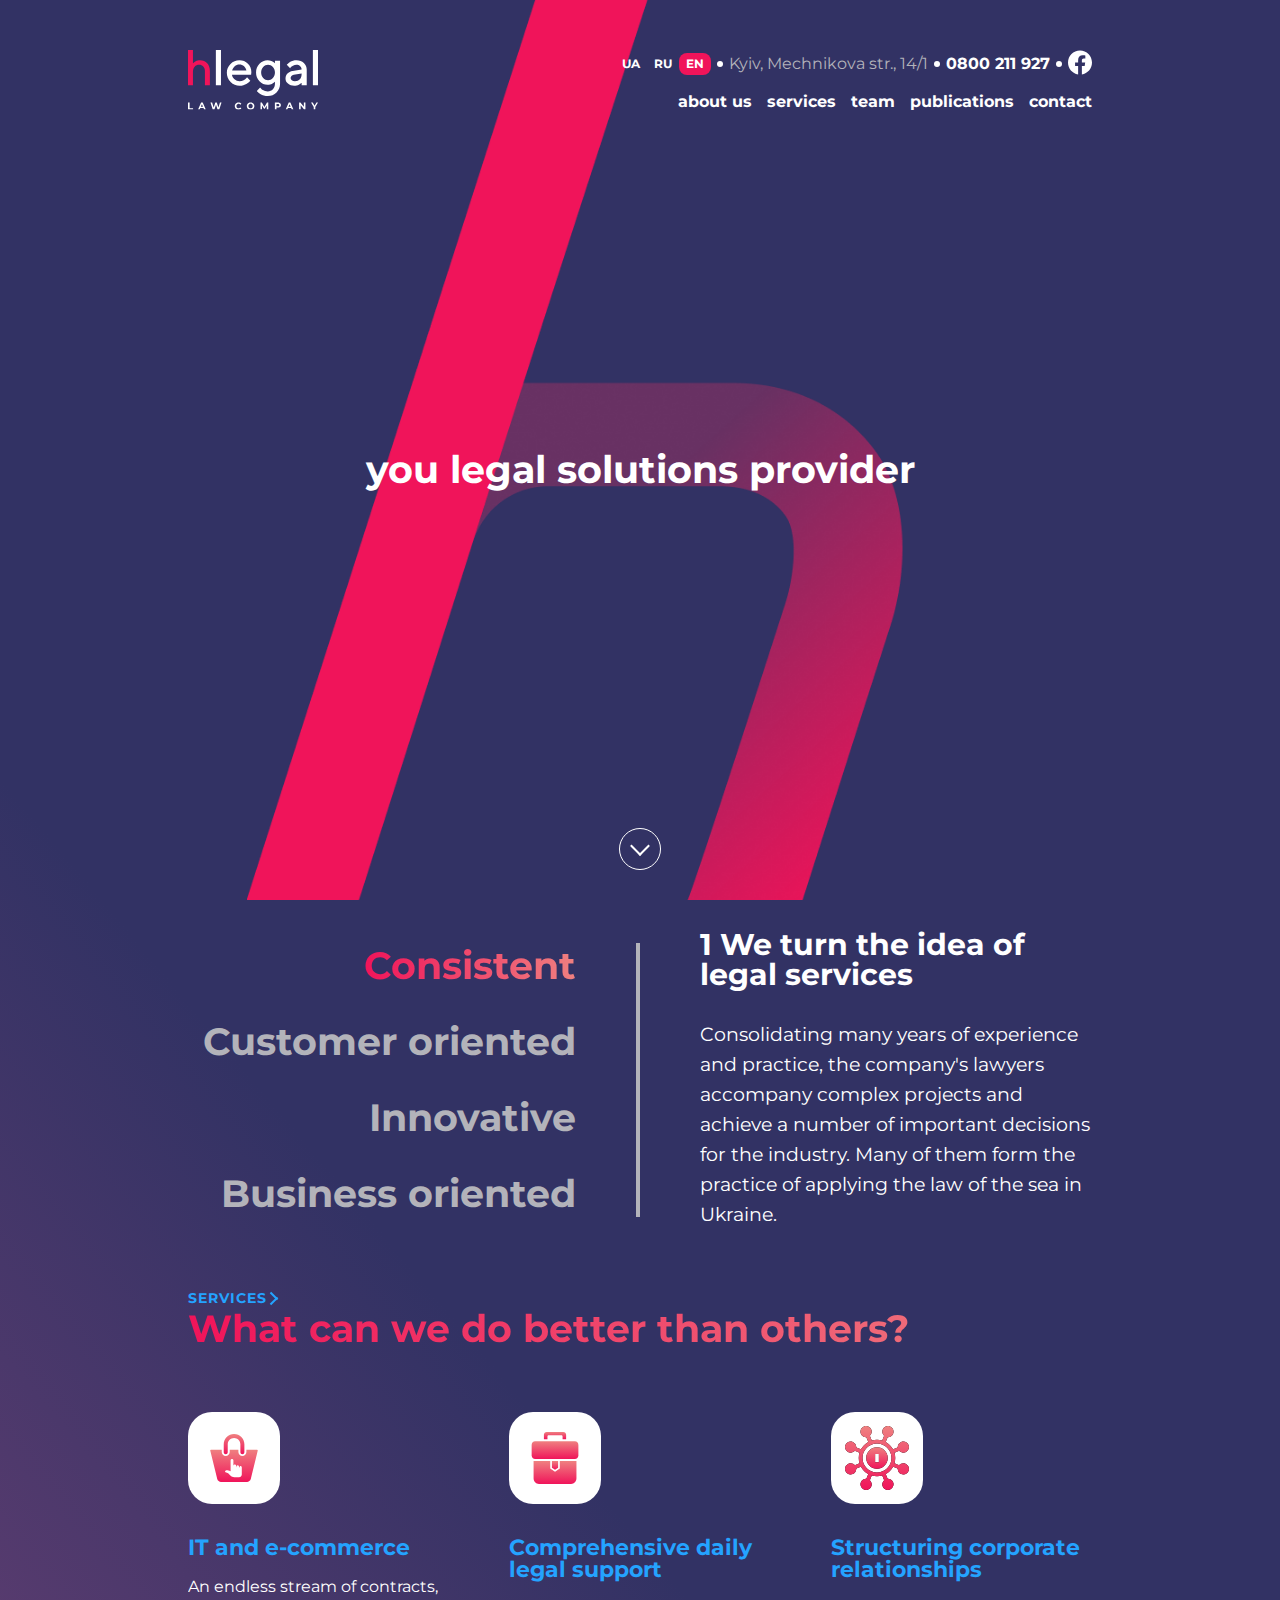
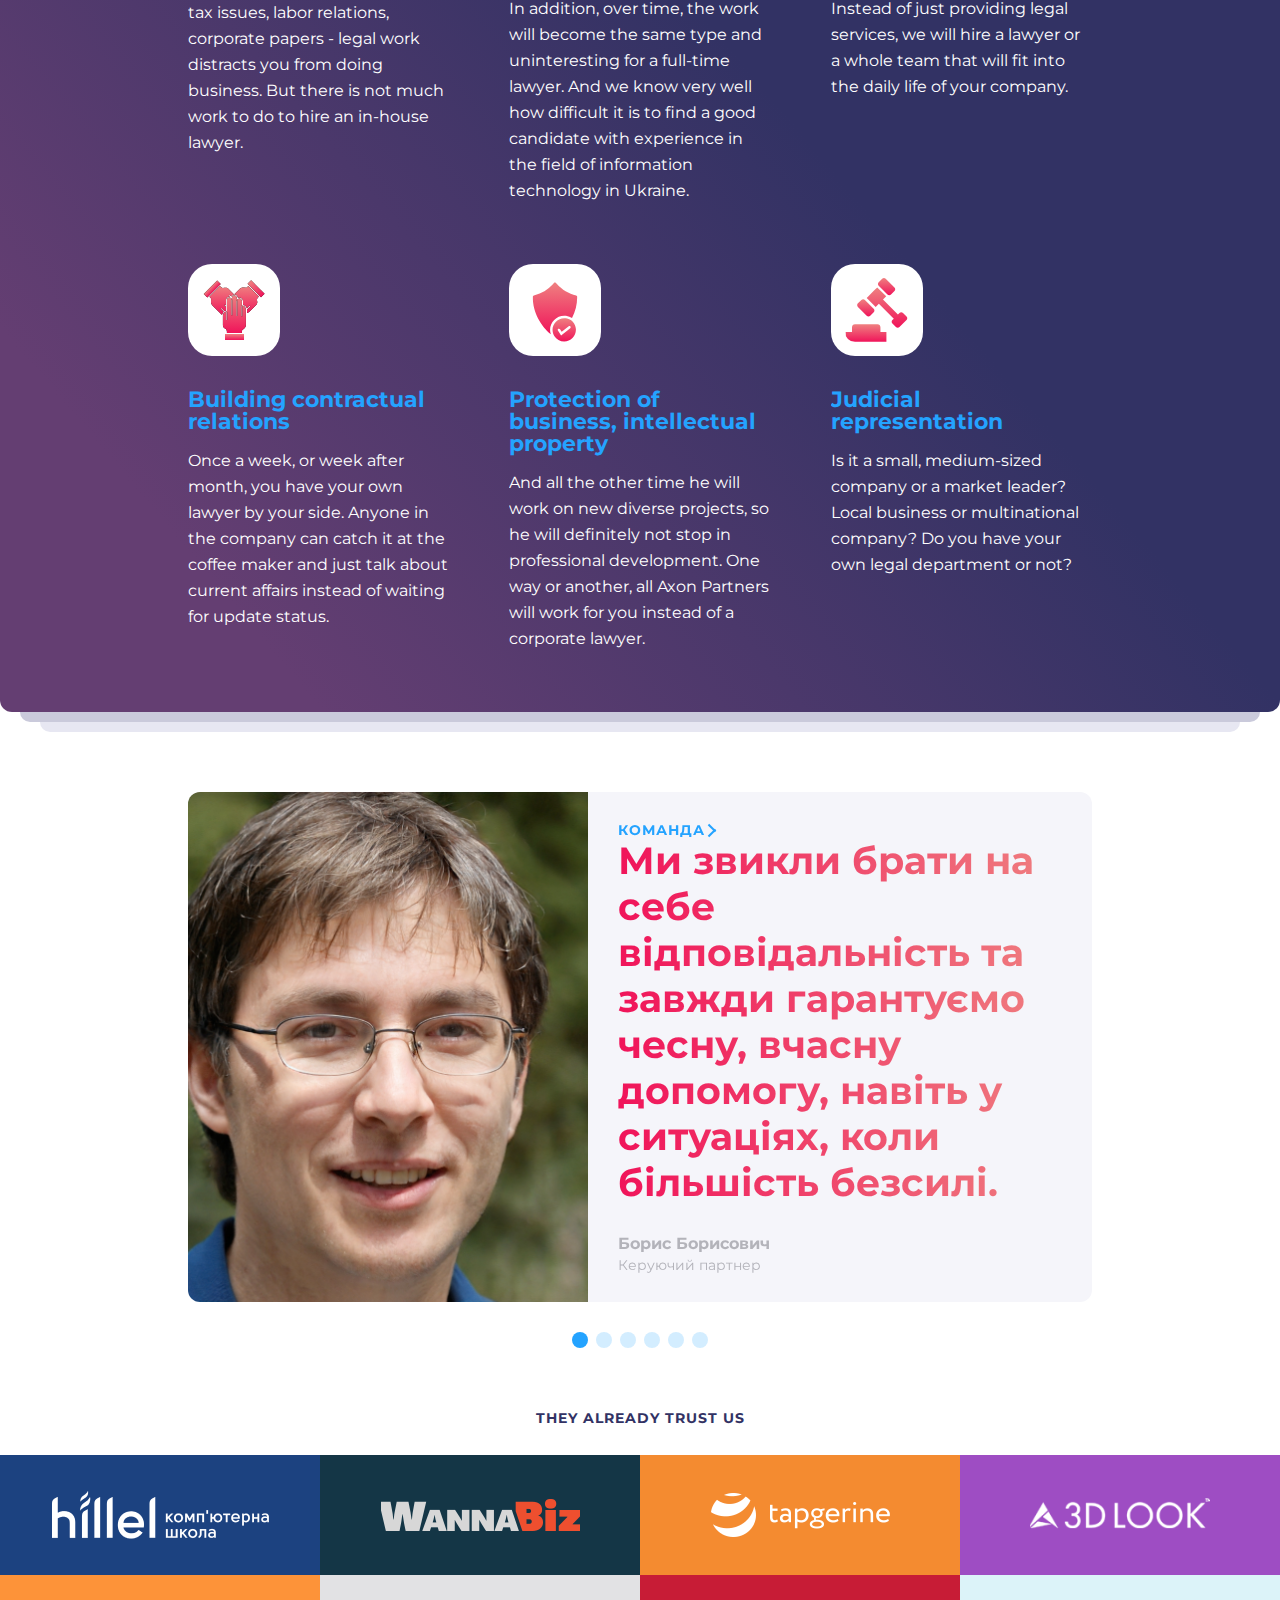
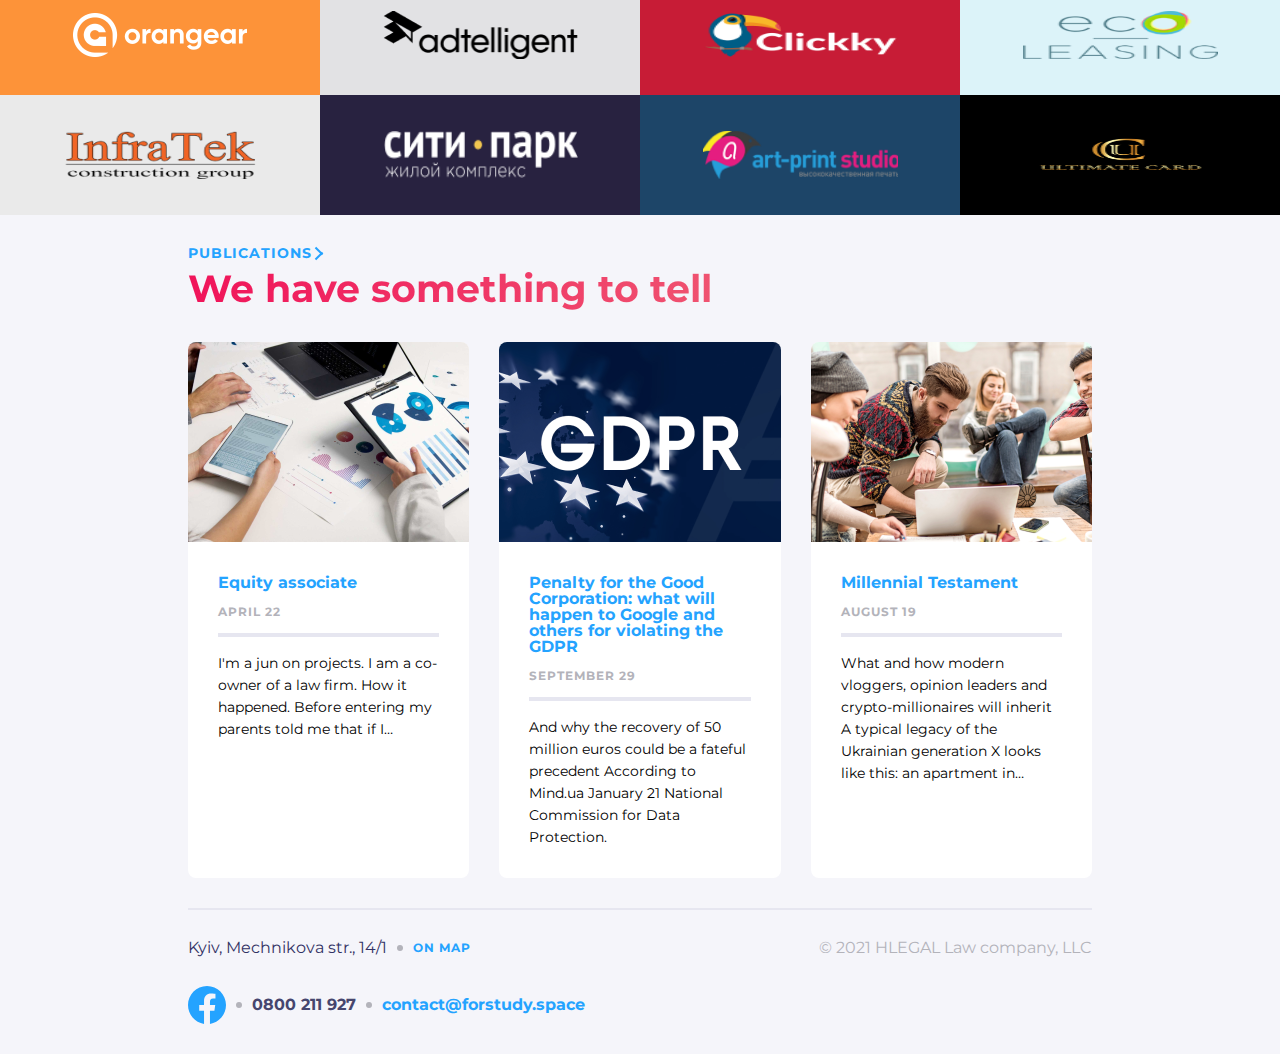
<file: app/index.html>
<!DOCTYPE html>
<html lang="en">
<head>
	<meta charset="UTF-8">
	<meta name="viewport" content="width=device-width, initial-scale=1.0">
	<title>Final_work</title>
	<link rel="stylesheet" href="https://cdn.jsdelivr.net/npm/swiper@11/swiper-bundle.min.css"/>
	<link rel="stylesheet" href="css/style.min.css">
</head>
<body>
	<div class="wrapper">
		<div class="head">
			<header class="head__header header">
				<div class="container header__container">
					<div class="header__inner"> 
						<ul class="header__langs">
							<li class="header__langs-item">
								<a class="header__langs-link" href="#">UA</a>
							</li>
							<li class="header__langs-item">
								<a class="header__langs-link" href="#">RU</a>
							</li>
							<li class="header__langs-item">
								<a class="header__langs-link active" href="#">EN</a>
							</li>
						</ul>
						<span class="dotted"></span>
						<p class="header__adress">Kyiv, Mechnikova str., 14/1</p>
						<span class="dotted"></span>
						<a class="header__phone" href="tel:0800211927 ">0800 211 927</a>
						<span class="dotted"></span>
						<a class="header__social" href="#">
							<svg>
								<use href="images/icons/sprite.svg#facebook"></use>
							</svg>
						</a>
					</div>
					<div class="header__box">
						<a class="header__box-logo" href="#">
							<img src="images/logo.svg" alt="hlegal" width="70" height="32">
						</a>
						<div class="header__box-burger">
                            <span></span>
						</div>
					</div>
					<nav class="header__nav">
						<div class="header__nav-close"></div>
						<ul class="header__list">
							<li class="header__list-item">
								<a class="header__list-link" href="about.html">about us</a>
							</li>
							<li class="header__list-item">
								<a class="header__list-link" href="services.html">services</a>
							</li>
							<li class="header__list-item">
								<a class="header__list-link" href="#">team</a>
							</li>
							<li class="header__list-item">
								<a class="header__list-link" href="#">publications</a>
							</li>
							<li class="header__list-item">
								<a class="header__list-link" href="#">contact</a>
							</li>
						</ul>
					</nav>
				</div>
			</header>
			<h1 class="head_title container main-title">you legal solutions provider</h1>
			<a class="head_link" href="#services"></a>
		</div>
		<main>
            <section class="tabs">
                <div class="container tabs__container ">
                    <ul class="tabs__links">
						<li class="tabs__links-item active">Consistent</li>
						<li class="tabs__links-item">Customer oriented</li>
						<li class="tabs__links-item">Innovative</li>
						<li class="tabs__links-item">Business oriented</li>
					</ul>
					<ul class="tabs__contents">
						<li class="tabs__contents-item active">
							<h2 class="tabs__contents-title">1 We turn the idea of legal services</h2>
							<p class="tabs__contents-text">Consolidating many years of experience and practice, the company's lawyers accompany complex projects and achieve a number of important decisions for the industry. Many of them form the practice of applying the law of the sea in Ukraine.</p>
						</li>
						<li class="tabs__contents-item">
							<h2 class="tabs__contents-title">2 We turn the idea of legal services</h2>
							<p class="tabs__contents-text">Consolidating many years of experience and practice, the company's lawyers accompany complex projects and achieve a number of important decisions for the industry. Many of them form the practice of applying the law of the sea in Ukraine.</p>
						</li>
						<li class="tabs__contents-item">
							<h2 class="tabs__contents-title">3 We turn the idea of legal services</h2>
							<p class="tabs__contents-text">Consolidating many years of experience and practice, the company's lawyers accompany complex projects and achieve a number of important decisions for the industry. Many of them form the practice of applying the law of the sea in Ukraine.</p>
						</li>
						<li class="tabs__contents-item">
							<h2 class="tabs__contents-title">4 We turn the idea of legal services</h2>
							<p class="tabs__contents-text">Consolidating many years of experience and practice, the company's lawyers accompany complex projects and achieve a number of important decisions for the industry. Many of them form the practice of applying the law of the sea in Ukraine.</p>
						</li>
					</ul>
				</div>
			</section>
			<section class="services">
                <div class="container">
					<div class="services__inner">
                        <a class="services__inner-link" href="#" id="services">Services</a>
						<h2 class="services__inner-title">What can we do better than others?</h2>
						<ul class="services__inner-list">
							<li class="services__inner-item">
								<svg class="services__inner-icon">
									<use href="#ecommerce"></use>
								</svg>
								<h3 class="services__inner-item-title">
									<a href="#">IT and e-commerce</a>
								</h3>
								<p class="services__inner-item-text">An endless stream of contracts, tax issues, labor relations, corporate papers - legal work distracts you from doing business. But there is not much work to do to hire an in-house lawyer.</p>
							</li>
							<li class="services__inner-item">
								<svg class="services__inner-icon">
									<use href="#support"></use>
								</svg>
								<h3 class="services__inner-item-title"><a href="#">Comprehensive daily legal support</a></h3>
								<p class="services__inner-item-text">In addition, over time, the work will become the same type and uninteresting for a full-time lawyer. And we know very well how difficult it is to find a good candidate with experience in the field of information technology in Ukraine.</p>
							</li>
							<li class="services__inner-item">
								<svg class="services__inner-icon">
									<use href="#group"></use>
								</svg>
								<h3 class="services__inner-item-title"><a href="#">Structuring corporate relationships</a></h3>
								<p class="services__inner-item-text">Instead of just providing legal services, we will hire a lawyer or a whole team that will fit into the daily life of your company.</p>
							</li>
							<li class="services__inner-item">
								<svg class="services__inner-icon">
									<use href="#trust"></use>
								</svg>
								<h3 class="services__inner-item-title"><a href="#">Building contractual relations</a></h3>
								<p class="services__inner-item-text">Once a week, or week after month, you have your own lawyer by your side. Anyone in the company can catch it at the coffee maker and just talk about current affairs instead of waiting for update status.</p>
							</li>
							<li class="services__inner-item">
								<svg class="services__inner-icon">
									<use href="#protection"></use>
								</svg>
								<h3 class="services__inner-item-title"><a href="#">Protection of business, intellectual property</a></h3>
								<p class="services__inner-item-text">And all the other time he will work on new diverse projects, so he will definitely not stop in professional development. One way or another, all Axon Partners will work for you instead of a corporate lawyer.</p>
							</li>
							<li class="services__inner-item">
								<svg class="services__inner-icon">
									<use href="#judicial"></use>
								</svg>
								<h3 class="services__inner-item-title"><a href="#">Judicial representation</a></h3>
								<p class="services__inner-item-text">Is it a small, medium-sized company or a market leader? Local business or multinational company? Do you have your own legal department or not?</p>
							</li>
						</ul>
					</div>
				</div>
			</section>
		</main>
	</div>

	<section class="team">
		<div class="container">
			<div class="swiper team__swiper">
				<div class="swiper-wrapper team__wrapper">
					<div class="swiper-slide team__slide">
                        <div class="team__image">
                            <img src="images/boris.png " alt="Boris" width="315" height="500" loading="lazy">
						</div>
						<div class="team__inner">
                            <a class="team__inner-link" href="#">Команда</a>
							<h2 class="team__inner-title">Ми звикли брати на себе відповідальність та завжди гарантуємо чесну, вчасну допомогу, навіть у ситуаціях, коли більшість безсилі.</h2>
							<div class="team__inner-name">
								<p>Борис Борисович</p>
								<p>Керуючий партнер</p>
							</div>
						</div>
					</div>
					<div class="swiper-slide team__slide">
                        <div class="team__image">
                            <img src="images/anna.png" alt="Anna" width="315" height="500" loading="lazy">
						</div>
						<div class="team__inner">
                            <a class="team__inner-link" href="#">Команда</a>
							<h2 class="team__inner-title">Ми звикли брати на себе відповідальність та завжди гарантуємо чесну, вчасну допомогу, навіть у ситуаціях, коли більшість безсилі.</h2>
							<div class="team__inner-name">
								<p>Анна Анновна</p>
								<p>Партнер</p>
							</div>
						</div>
					</div>
					<div class="swiper-slide team__slide">
                        <div class="team__image">
                            <img src="images/artem.png" alt="Artem" width="315" height="500" loading="lazy">
						</div>
						<div class="team__inner">
                            <a class="team__inner-link" href="#">Команда</a>
							<h2 class="team__inner-title">Ми звикли брати на себе відповідальність та завжди гарантуємо чесну, вчасну допомогу, навіть у ситуаціях, коли більшість безсилі.</h2>
							<div class="team__inner-name">
								<p>Артем Артемович</p>
								<p>Партнер</p>
							</div>
						</div>
					</div>
					<div class="swiper-slide team__slide">
                        <div class="team__image">
                            <img src="images/dima.png" alt="Dima" width="315" height="500" loading="lazy">
						</div>
						<div class="team__inner">
                            <a class="team__inner-link" href="#">Команда</a>
							<h2 class="team__inner-title">Ми звикли брати на себе відповідальність та завжди гарантуємо чесну, вчасну допомогу, навіть у ситуаціях, коли більшість безсилі.</h2>
							<div class="team__inner-name">
								<p>Дмитро Дмитрович</p>
								<p>Партнер</p>
							</div>
						</div>
					</div>
					<div class="swiper-slide team__slide">
                        <div class="team__image">
                            <img src="images/matilda.png" alt="Matilda" width="315" height="500" loading="lazy">
						</div>
						<div class="team__inner">
                            <a class="team__inner-link" href="#">Команда</a>
							<h2 class="team__inner-title">Ми звикли брати на себе відповідальність та завжди гарантуємо чесну, вчасну допомогу, навіть у ситуаціях, коли більшість безсилі.</h2>
							<div class="team__inner-name">
								<p>Матільда Матільдовна</p>
								<p>Партнер</p>
							</div>
						</div>
					</div>
					<div class="swiper-slide team__slide">
                        <div class="team__image">
                            <img src="images/oleksandr.png" alt="Oleksandr" width="315" height="500" loading="lazy">
						</div>
						<div class="team__inner">
                            <a class="team__inner-link" href="#">Команда</a>
							<h2 class="team__inner-title">Ми звикли брати на себе відповідальність та завжди гарантуємо чесну, вчасну допомогу, навіть у ситуаціях, коли більшість безсилі.</h2>
							<div class="team__inner-name">
								<p>Олександр Олександровський</p>
								<p>Партнер</p>
							</div>
						</div>
					</div>
				</div>
			</div>
			<div class="swiper-pagination"></div>
		</div>
	</section>

	<section class="clients">
		<h3 class="clients__title">They already trust us</h3>
		<div class="clients__box">
			<ul class="clients__list">
				<li class="clients__list-img">
					<img src="images/teams/hillel.png" alt="hillel" width="217" height="48">
				</li>
				<li class="clients__list-img">
					<img src="images/teams/wannabiz.png" alt="wannabiz" width="199" height="32">
				</li>
				<li class="clients__list-img">
					<img src="images/teams/tapgerine.png" alt="tapgerine" width="179" height="44">
				</li>
				<li class="clients__list-img">
					<img src="images/teams/3dlook.png" alt="3dlook" width="180" height="42">
				</li>
				<li class="clients__list-img">
					<img src="images/teams/orangear.png" alt="orangear" width="174" height="44">
				</li>
				<li class="clients__list-img">
					<img src="images/teams/adtelligent.png" alt="adtelligent" width="195" height="48">
				</li>
				<li class="clients__list-img">
					<img src="images/teams/clickky.png" alt="clickky" width="195" height="48">
				</li>
				<li class="clients__list-img">
					<img src="images/teams/ecoleasing.png" alt="ecoleasing" width="195" height="48">
				</li>
				<li class="clients__list-img">
					<img src="images/teams/infratek.png" alt="infratek" width="195" height="48">
				</li>
				<li class="clients__list-img">
					<img src="images/teams/park.png" alt="park" width="195" height="48">
				</li>
				<li class="clients__list-img">
					<img src="images/teams/artprint.png" alt="artprint" width="195" height="48">
				</li>
				<li class="clients__list-img">
					<img src="images/teams/card.png" alt="card" width="195" height="48">
				</li>
			</ul>
		</div>
	</section>

	<section class="recommended">
		<div class="container">
			<a class="recommended__link" href="#">Publications</a>
			<h2 class="recommended__title">We have something to tell</h2>
			<div class="recommended__cards">
				<div class="recommended__cards-card">
					<img class="recommended__cards-card-img" src="images/first.png" alt="first" width="315" height="200">
					<div>
						<h3 class="recommended__cards-card-title"><a href="#">Equity associate</a></h3>
						<p class="recommended__cards-card-subtitle">April 22</p>
						<p class="recommended__cards-card-text">I'm a jun on projects. I am a co-owner of a law firm. How it happened. Before entering my parents told me that if I…</p>
					</div>
				</div>
				<div class="recommended__cards-card">
					<img class="recommended__cards-card-img" src="images/second.png" alt="first" width="315" height="200">
					<div>
						<h3 class="recommended__cards-card-title"><a href="#">Penalty for the Good Corporation: what will happen to Google and others for violating the GDPR</a></h3>
						<p class="recommended__cards-card-subtitle">September 29</p>
						<p class="recommended__cards-card-text">And why the recovery of 50 million euros could be a fateful precedent According to Mind.ua January 21 National Commission for Data Protection.</p>
					</div>
				</div>
				<div class="recommended__cards-card">
					<img class="recommended__cards-card-img" src="images/third.png" alt="first" width="315" height="200">
					<div>
						<h3 class="recommended__cards-card-title"><a href="#">Millennial Testament</a></h3>
						<p class="recommended__cards-card-subtitle">August 19</p>
						<p class="recommended__cards-card-text">What and how modern vloggers, opinion leaders and crypto-millionaires will inherit A typical legacy of the Ukrainian generation X looks like this: an apartment in…</p>
					</div>
				</div>
			</div>
		</div>
	</section>

<footer class="footer">
    <div class="container">
		<div class="footer__container">
			<div class="footer__box one">
				<p class="footer__box-adres">Kyiv, Mechnikova str., 14/1</p>
				<span class="dotted dotted--grey"></span>
				<a class="footer__box-link" href="#">On map</a>
			</div>
			<div class="footer__box two">
                <svg class="footer__box-svg">
					<use href="images/icons/sprite.svg#facebook"></use>
				</svg>
				<span class="dotted dotted--grey"></span>
				<a class="footer__box-tel" href="#">0800 211 927</a>
				<span class="dotted dotted--grey"></span>
				<a class="footer__box-mail" href="mailto:contact@forstudy.space">contact@forstudy.space</a>
			</div>
			<div class="footer__box three">
                <p class="footer__box-text">© 2021 HLEGAL Law company, LLC</p>
			</div>
		</div>
	</div>
</footer>



	<svg xmlns="http://www.w3.org/2000/svg" class="hidden">
		<symbol viewBox="0 0 24 24" id="facebook">
			<g clip-path="url(#clip0_22721_6686)">
				<path d="M24 12.0733C24 5.40541 18.6274 0 12 0C5.37258 0 0 5.40541 0 12.0733C0 18.0995 4.38823 23.0943 10.125 24V15.5633H7.07813V12.0733H10.125V9.41343C10.125 6.38755 11.9165 4.71615 14.6576 4.71615C15.9705 4.71615 17.3438 4.95195 17.3438 4.95195V7.92313H15.8306C14.3399 7.92313 13.875 8.85379 13.875 9.80857V12.0733H17.2031L16.6711 15.5633H13.875V24C19.6118 23.0943 24 18.0995 24 12.0733Z"/>
			</g>
		</symbol>
		<symbol viewBox="0 0 64 64" id="ecommerce">
			<path id="Vector" d="M23.7339 28.125C24.8379 28.125 25.7339 27.229 25.7339 26.125V18.325C25.7339 14.838 28.5709 12 32.0579 12C35.5449 12 38.3829 14.838 38.3829 18.325V26.125C38.3829 27.229 39.2779 28.125 40.3829 28.125C41.4869 28.125 42.3829 27.229 42.3829 26.125V18.325C42.3839 12.632 37.7519 8 32.0579 8C26.3659 8 21.7339 12.632 21.7339 18.325V26.125C21.7339 27.229 22.6299 28.125 23.7339 28.125Z" fill="url(#paint0_linear_22728_12613)"/>
			<path id="Vector_2" d="M55 23.6309H44.384V26.1249C44.384 28.3309 42.59 30.1249 40.384 30.1249C38.178 30.1249 36.384 28.3309 36.384 26.1249V23.6309H27.735V26.1249C27.735 28.3309 25.941 30.1249 23.735 30.1249C21.529 30.1249 19.735 28.3309 19.735 26.1249V23.6309H8.99997C8.44797 23.6309 8.10697 24.0659 8.23797 24.6019L15.236 53.0989C15.658 54.7009 17.344 55.9999 19 55.9999H45C46.658 55.9999 48.342 54.7009 48.766 53.0989L55.762 24.6019C55.893 24.0649 55.553 23.6309 55 23.6309Z" fill="url(#paint1_linear_22728_12613)"/>
			<path id="Union" d="M28.6001 34.4C28.6001 33.6265 29.2266 33 30.0001 33C30.7736 33 31.4001 33.6265 31.4001 34.4V41.35L31.4001 40C31.4001 39.2265 32.0266 38.6 32.8001 38.6C33.5736 38.6 34.2001 39.2265 34.2001 40V41.6764C34.2127 40.9141 34.8346 39.3 35.6 39.3C36.3731 39.3 36.9999 39.9268 37 40.7C37 40.7 37.0411 41.7411 37.1332 41.8033C37.3572 41.3285 37.8402 40 38.4 40C39.1732 40 39.8 40.6268 39.8 41.4V48.4C39.8 49.9463 38.5463 51.2 37 51.2H32.3198C30.8344 51.2 29.4099 50.6099 28.3599 49.5599L26.15 47.35L23 45.9402C23.0051 44.6033 24.0526 44.2 25.1 44.2C26.0023 44.2 26.8136 44.3407 28.6 45.25L28.6001 34.4Z" fill="white"/>
			<defs>
				<linearGradient id="paint0_linear_22728_12613" x1="32.0584" y1="8" x2="32.0584" y2="28.125" gradientUnits="userSpaceOnUse">
					<stop stop-color="#EF8080"/>
					<stop offset="1" stop-color="#F0145A"/>
				</linearGradient>
				<linearGradient id="paint1_linear_22728_12613" x1="32" y1="23.6309" x2="32" y2="55.9999" gradientUnits="userSpaceOnUse">
					<stop stop-color="#EF8080"/>
					<stop offset="1" stop-color="#F0145A"/>
				</linearGradient>
			</defs>
		</symbol>
		<symbol viewBox="0 0 64 64" id="support">
			<path id="Vector" fill-rule="evenodd" clip-rule="evenodd" d="M53.4512 35.0781V52.3733C53.4512 55.4666 51.0269 58.0017 48.0631 58.0017H15.9701C13.0063 58.0017 10.582 55.4666 10.582 52.3733V35.0781H27.2481V42.5889L32.0166 45.7224L36.7851 42.5889V35.0781H53.4512Z" fill="url(#paint0_linear_22728_12620)"/>
			<path id="Vector_2" fill-rule="evenodd" clip-rule="evenodd" d="M28.9185 35.0781V41.6866L32.0166 43.7222L35.1146 41.6866V35.0781H28.9185Z" fill="url(#paint1_linear_22728_12620)"/>
			<path id="Vector_3" fill-rule="evenodd" clip-rule="evenodd" d="M12.0732 15.1445H51.9597C53.8421 15.1445 55.3805 16.8526 55.3805 18.94V29.1931C55.3805 31.2805 53.8421 32.9886 51.9597 32.9886H36.3137H27.7192H12.0732C10.1908 32.9886 8.65234 31.2805 8.65234 29.1931V18.94C8.65234 16.8526 10.1908 15.1445 12.0732 15.1445Z" fill="url(#paint2_linear_22728_12620)"/>
			<path id="Vector_4" fill-rule="evenodd" clip-rule="evenodd" d="M23.7117 5.95508H40.3213C41.8644 5.95508 43.1272 7.21788 43.1272 8.76103V13.1384H39.5697V10.5516C39.5697 9.8542 38.9996 9.2817 38.3022 9.2817H25.7308C25.0334 9.2817 24.4633 9.8542 24.4633 10.5516V13.1384H20.9058V8.76103C20.9058 7.21788 22.1686 5.95508 23.7117 5.95508Z" fill="url(#paint3_linear_22728_12620)"/>
			<defs>
				<linearGradient id="paint0_linear_22728_12620" x1="32.0166" y1="35.0781" x2="32.0166" y2="58.0017" gradientUnits="userSpaceOnUse">
					<stop stop-color="#EF8080"/>
					<stop offset="1" stop-color="#F0145A"/>
				</linearGradient>
				<linearGradient id="paint1_linear_22728_12620" x1="32.0166" y1="35.0781" x2="32.0166" y2="43.7222" gradientUnits="userSpaceOnUse">
					<stop stop-color="#EF8080"/>
					<stop offset="1" stop-color="#F0145A"/>
				</linearGradient>
				<linearGradient id="paint2_linear_22728_12620" x1="32.0164" y1="15.1445" x2="32.0164" y2="32.9886" gradientUnits="userSpaceOnUse">
					<stop stop-color="#EF8080"/>
					<stop offset="1" stop-color="#F0145A"/>
				</linearGradient>
				<linearGradient id="paint3_linear_22728_12620" x1="32.0165" y1="5.95508" x2="32.0165" y2="13.1384" gradientUnits="userSpaceOnUse">
					<stop stop-color="#EF8080"/>
					<stop offset="1" stop-color="#F0145A"/>
				</linearGradient>
			</defs>
		</symbol>
		<symbol viewBox="0 0 64 64" id="group">
			<g clip-path="url(#clip0_22728_8493)">
				<path d="M60.5262 37.7273C59.8387 37.4426 59.115 37.2982 58.3751 37.2982C56.7434 37.2982 55.2361 37.9946 54.1895 39.1615L52.9695 38.6562L49.4894 37.2147C49.9833 35.5616 50.2498 33.8113 50.2498 31.9998C50.2498 30.1883 49.9831 28.4381 49.4894 26.7849L52.9695 25.3435L54.1895 24.8381C55.2361 26.0051 56.7434 26.7014 58.3751 26.7014C59.115 26.7014 59.8387 26.5571 60.5262 26.2722C63.3916 25.0852 64.7574 21.7883 63.5704 18.9227C62.6964 16.8128 60.6559 15.4493 58.3721 15.4493C57.6322 15.4493 56.9085 15.5937 56.221 15.8786C53.9627 16.814 52.6372 19.0598 52.7572 21.3722L51.5301 21.8805L48.0511 23.3215C46.361 20.208 43.7915 17.6383 40.678 15.9483L42.119 12.4694L42.6268 11.2436C42.7251 11.2487 42.8238 11.2517 42.9228 11.2517C45.2066 11.2517 47.247 9.88836 48.1211 7.77836C49.308 4.91287 47.9424 1.61587 45.0769 0.428874C44.3893 0.144375 43.6656 0 42.9258 0C40.6419 0 38.6015 1.36337 37.7274 3.47337C36.792 5.73161 37.4428 8.25698 39.1628 9.80723L38.6563 11.0301L37.2148 14.5102C35.5617 14.0165 33.8114 13.7498 31.9999 13.7498C30.1884 13.7498 28.4382 14.0165 26.785 14.5102L25.3435 11.0301L24.8371 9.80723C26.557 8.25698 27.2078 5.73161 26.2724 3.47324C25.3983 1.36337 23.3577 0 21.0739 0C20.3341 0 19.6103 0.144375 18.9228 0.429249C16.0574 1.61625 14.6917 4.91312 15.8787 7.77874C16.7527 9.88861 18.7932 11.2521 21.0769 11.2521C21.1759 11.2521 21.2746 11.2491 21.3729 11.244L21.8807 12.4697L23.3217 15.9487C20.2082 17.6388 17.6386 20.2083 15.9486 23.3218L12.4696 21.8808L11.2425 21.3726C11.3625 19.0602 10.037 16.8143 7.77871 15.8788C7.09121 15.5941 6.36746 15.4497 5.62759 15.4497C3.34372 15.4497 1.30335 16.8131 0.429222 18.9231C-0.757651 21.7886 0.607971 25.0856 3.47347 26.2726C4.16096 26.5573 4.88471 26.7017 5.62459 26.7017C7.25633 26.7017 8.76358 26.0053 9.8102 24.8383L11.0302 25.3437L14.5103 26.7852C14.0164 28.4383 13.7499 30.1886 13.7499 32.0001C13.7499 33.8116 14.0166 35.5618 14.5103 37.2149L11.0301 38.6562L9.81008 39.1615C8.76346 37.9946 7.25621 37.2982 5.62446 37.2982C4.88459 37.2982 4.16084 37.4426 3.47334 37.7274C0.607971 38.9144 -0.757776 42.2113 0.429222 45.0769C1.30322 47.1868 3.34372 48.5503 5.62746 48.5503C6.36734 48.5503 7.09108 48.4059 7.77858 48.121C10.0368 47.1857 11.3623 44.9398 11.2423 42.6274L12.4694 42.1192L15.9484 40.6782C17.6386 43.7917 20.2081 46.3613 23.3216 48.0513L21.8806 51.5303L21.3728 52.756C21.2744 52.7509 21.1758 52.7479 21.0768 52.7479C18.7929 52.7479 16.7526 54.1113 15.8784 56.2213C14.6916 59.0868 16.0572 62.3838 18.9227 63.5708C19.6102 63.8555 20.3339 63.9999 21.0738 63.9999C23.3577 63.9999 25.3981 62.6365 26.2722 60.5265C27.2075 58.2683 26.5568 55.7429 24.8368 54.1926L25.3433 52.9698L26.7848 49.4897C28.4379 49.9834 30.1882 50.25 31.9997 50.25C33.8112 50.25 35.5614 49.9834 37.2145 49.4897L38.656 52.9698L39.1625 54.1926C37.4425 55.7429 36.7918 58.2683 37.7272 60.5266C38.6012 62.6365 40.6416 64 42.9254 64C43.6653 64 44.389 63.8556 45.0765 63.5708C47.9419 62.3838 49.3076 59.0869 48.1206 56.2213C47.2466 54.1114 45.2061 52.7479 42.9224 52.7479C42.8234 52.7479 42.7248 52.7509 42.6264 52.756L42.1186 51.5303L40.6776 48.0513C43.7911 46.3612 46.3608 43.7917 48.0508 40.6782L51.5298 42.1192L52.7569 42.6274C52.6369 44.9398 53.9624 47.1857 56.2206 48.1212C56.9081 48.4059 57.6319 48.5503 58.3717 48.5503C60.6556 48.5503 62.696 47.1869 63.5701 45.0769C64.7574 42.2113 63.3919 38.9143 60.5262 37.7273ZM31.9999 46.4998C24.0047 46.4998 17.4999 39.995 17.4999 31.9998C17.4999 24.0046 24.0047 17.4998 31.9999 17.4998C39.9952 17.4998 46.4999 24.0046 46.4999 31.9998C46.4999 39.995 39.995 46.4998 31.9999 46.4998Z" fill="black"/>
				<path d="M60.5262 37.7273C59.8387 37.4426 59.115 37.2982 58.3751 37.2982C56.7434 37.2982 55.2361 37.9946 54.1895 39.1615L52.9695 38.6562L49.4894 37.2147C49.9833 35.5616 50.2498 33.8113 50.2498 31.9998C50.2498 30.1883 49.9831 28.4381 49.4894 26.7849L52.9695 25.3435L54.1895 24.8381C55.2361 26.0051 56.7434 26.7014 58.3751 26.7014C59.115 26.7014 59.8387 26.5571 60.5262 26.2722C63.3916 25.0852 64.7574 21.7883 63.5704 18.9227C62.6964 16.8128 60.6559 15.4493 58.3721 15.4493C57.6322 15.4493 56.9085 15.5937 56.221 15.8786C53.9627 16.814 52.6372 19.0598 52.7572 21.3722L51.5301 21.8805L48.0511 23.3215C46.361 20.208 43.7915 17.6383 40.678 15.9483L42.119 12.4694L42.6268 11.2436C42.7251 11.2487 42.8238 11.2517 42.9228 11.2517C45.2066 11.2517 47.247 9.88836 48.1211 7.77836C49.308 4.91287 47.9424 1.61587 45.0769 0.428874C44.3893 0.144375 43.6656 0 42.9258 0C40.6419 0 38.6015 1.36337 37.7274 3.47337C36.792 5.73161 37.4428 8.25698 39.1628 9.80723L38.6563 11.0301L37.2148 14.5102C35.5617 14.0165 33.8114 13.7498 31.9999 13.7498C30.1884 13.7498 28.4382 14.0165 26.785 14.5102L25.3435 11.0301L24.8371 9.80723C26.557 8.25698 27.2078 5.73161 26.2724 3.47324C25.3983 1.36337 23.3577 0 21.0739 0C20.3341 0 19.6103 0.144375 18.9228 0.429249C16.0574 1.61625 14.6917 4.91312 15.8787 7.77874C16.7527 9.88861 18.7932 11.2521 21.0769 11.2521C21.1759 11.2521 21.2746 11.2491 21.3729 11.244L21.8807 12.4697L23.3217 15.9487C20.2082 17.6388 17.6386 20.2083 15.9486 23.3218L12.4696 21.8808L11.2425 21.3726C11.3625 19.0602 10.037 16.8143 7.77871 15.8788C7.09121 15.5941 6.36746 15.4497 5.62759 15.4497C3.34372 15.4497 1.30335 16.8131 0.429222 18.9231C-0.757651 21.7886 0.607971 25.0856 3.47347 26.2726C4.16096 26.5573 4.88471 26.7017 5.62459 26.7017C7.25633 26.7017 8.76358 26.0053 9.8102 24.8383L11.0302 25.3437L14.5103 26.7852C14.0164 28.4383 13.7499 30.1886 13.7499 32.0001C13.7499 33.8116 14.0166 35.5618 14.5103 37.2149L11.0301 38.6562L9.81008 39.1615C8.76346 37.9946 7.25621 37.2982 5.62446 37.2982C4.88459 37.2982 4.16084 37.4426 3.47334 37.7274C0.607971 38.9144 -0.757776 42.2113 0.429222 45.0769C1.30322 47.1868 3.34372 48.5503 5.62746 48.5503C6.36734 48.5503 7.09108 48.4059 7.77858 48.121C10.0368 47.1857 11.3623 44.9398 11.2423 42.6274L12.4694 42.1192L15.9484 40.6782C17.6386 43.7917 20.2081 46.3613 23.3216 48.0513L21.8806 51.5303L21.3728 52.756C21.2744 52.7509 21.1758 52.7479 21.0768 52.7479C18.7929 52.7479 16.7526 54.1113 15.8784 56.2213C14.6916 59.0868 16.0572 62.3838 18.9227 63.5708C19.6102 63.8555 20.3339 63.9999 21.0738 63.9999C23.3577 63.9999 25.3981 62.6365 26.2722 60.5265C27.2075 58.2683 26.5568 55.7429 24.8368 54.1926L25.3433 52.9698L26.7848 49.4897C28.4379 49.9834 30.1882 50.25 31.9997 50.25C33.8112 50.25 35.5614 49.9834 37.2145 49.4897L38.656 52.9698L39.1625 54.1926C37.4425 55.7429 36.7918 58.2683 37.7272 60.5266C38.6012 62.6365 40.6416 64 42.9254 64C43.6653 64 44.389 63.8556 45.0765 63.5708C47.9419 62.3838 49.3076 59.0869 48.1206 56.2213C47.2466 54.1114 45.2061 52.7479 42.9224 52.7479C42.8234 52.7479 42.7248 52.7509 42.6264 52.756L42.1186 51.5303L40.6776 48.0513C43.7911 46.3612 46.3608 43.7917 48.0508 40.6782L51.5298 42.1192L52.7569 42.6274C52.6369 44.9398 53.9624 47.1857 56.2206 48.1212C56.9081 48.4059 57.6319 48.5503 58.3717 48.5503C60.6556 48.5503 62.696 47.1869 63.5701 45.0769C64.7574 42.2113 63.3919 38.9143 60.5262 37.7273ZM31.9999 46.4998C24.0047 46.4998 17.4999 39.995 17.4999 31.9998C17.4999 24.0046 24.0047 17.4998 31.9999 17.4998C39.9952 17.4998 46.4999 24.0046 46.4999 31.9998C46.4999 39.995 39.995 46.4998 31.9999 46.4998Z" fill="url(#paint0_linear_22728_8493)"/>
				<path d="M32 21.25C26.0725 21.25 21.25 26.0725 21.25 32C21.25 37.9275 26.0725 42.75 32 42.75C37.9275 42.75 42.75 37.9275 42.75 32C42.75 26.0725 37.9275 21.25 32 21.25ZM33.875 36.125H30.125V27.875H33.875V36.125Z" fill="black"/>
				<path d="M32 21.25C26.0725 21.25 21.25 26.0725 21.25 32C21.25 37.9275 26.0725 42.75 32 42.75C37.9275 42.75 42.75 37.9275 42.75 32C42.75 26.0725 37.9275 21.25 32 21.25ZM33.875 36.125H30.125V27.875H33.875V36.125Z" fill="url(#paint1_linear_22728_8493)"/>
			</g>
			<defs>
				<linearGradient id="paint0_linear_22728_8493" x1="31.9998" y1="0" x2="31.9998" y2="64" gradientUnits="userSpaceOnUse">
					<stop stop-color="#EF8080"/>
					<stop offset="1" stop-color="#F0145A"/>
				</linearGradient>
				<linearGradient id="paint1_linear_22728_8493" x1="32" y1="21.25" x2="32" y2="42.75" gradientUnits="userSpaceOnUse">
					<stop stop-color="#EF8080"/>
					<stop offset="1" stop-color="#F0145A"/>
				</linearGradient>
			</defs>
		</symbol>
		<symbol viewBox="0 0 64 64" id="trust">
			<path d="M42.0059 56H23.0059V62H42.0059V56Z" fill="black"/>
			<path d="M42.0059 56H23.0059V62H42.0059V56Z" fill="url(#paint0_linear_22728_12634)"/>
			<path d="M15.1728 2.45168L1.73779 15.8867L5.27333 19.4223L18.7084 5.98722L15.1728 2.45168Z" fill="black"/>
			<path d="M15.1728 2.45168L1.73779 15.8867L5.27333 19.4223L18.7084 5.98722L15.1728 2.45168Z" fill="url(#paint1_linear_22728_12634)"/>
			<path d="M49.1127 2.31995L45.5771 5.85547L59.0122 19.2905L62.5477 15.755L49.1127 2.31995Z" fill="black"/>
			<path d="M49.1127 2.31995L45.5771 5.85547L59.0122 19.2905L62.5477 15.755L49.1127 2.31995Z" fill="url(#paint2_linear_22728_12634)"/>
			<path d="M44.5564 9.70843L41.8651 9.59436C41.089 9.48482 40.2981 9.55713 39.5548 9.80558C38.8115 10.054 38.1361 10.4718 37.5819 11.026L32.0775 16.5305L26.3239 10.7769C25.8244 10.2888 25.2011 9.94628 24.5214 9.78612C23.8416 9.62596 23.131 9.65426 22.4661 9.86798C21.8388 10.0587 21.1715 10.0755 20.5355 9.9164C19.8995 9.75732 19.3186 9.42842 18.8551 8.96483L18.0012 8.11095L7.39453 18.7175L9.12253 20.4455L9.00845 23.1368C8.89891 23.9128 8.97122 24.7037 9.21966 25.447C9.46811 26.1903 9.8859 26.8657 10.4401 27.4199L20.0525 37.0324C20.181 35.7705 20.7856 34.6051 21.7432 33.7734L18.7482 30.7785L19.4553 30.0714L22.5836 33.1996C23.027 32.9472 23.5068 32.7649 24.0059 32.6591V28.9651L22.2838 27.243L22.9908 26.5358L24.0059 27.5509V22.201C23.9948 21.3168 24.3086 20.4592 24.8879 19.791C25.4672 19.1228 26.2716 18.6904 27.1485 18.576C27.4792 18.544 27.8128 18.559 28.1393 18.6208L26.9098 17.3914L27.6169 16.6843L29.4131 18.4804C29.7312 17.864 30.2233 17.3547 30.8283 17.0154C31.4333 16.6762 32.1246 16.5221 32.8165 16.5721C33.6513 16.6697 34.4258 17.0562 35.0057 17.6647C35.5855 18.2733 35.9342 19.0655 35.9913 19.9041C36.5596 19.634 37.1894 19.5194 37.8165 19.5721C38.7075 19.6788 39.5273 20.1126 40.1166 20.7895C40.7059 21.4663 41.0229 22.3379 41.0059 23.2352V26.6591C41.916 26.8491 42.7551 27.289 43.4292 27.9293C44.1032 28.5696 44.5855 29.3851 44.822 30.2842L47.6105 27.4957L48.3176 28.2029L45.0023 31.5181C45.0024 31.5319 45.0059 31.5447 45.0059 31.5585V34.8785C45.9043 34.7845 46.7437 34.3864 47.3848 33.7501L54.225 26.9099C54.7131 26.4104 55.0556 25.7871 55.2158 25.1073C55.3759 24.4276 55.3476 23.7169 55.1339 23.0521C54.9431 22.4248 54.9264 21.7575 55.0855 21.1215C55.2445 20.4854 55.5735 19.9046 56.0371 19.441L56.8909 18.5871L46.2844 7.98047L44.5564 9.70843Z" fill="black"/>
			<path d="M44.5564 9.70843L41.8651 9.59436C41.089 9.48482 40.2981 9.55713 39.5548 9.80558C38.8115 10.054 38.1361 10.4718 37.5819 11.026L32.0775 16.5305L26.3239 10.7769C25.8244 10.2888 25.2011 9.94628 24.5214 9.78612C23.8416 9.62596 23.131 9.65426 22.4661 9.86798C21.8388 10.0587 21.1715 10.0755 20.5355 9.9164C19.8995 9.75732 19.3186 9.42842 18.8551 8.96483L18.0012 8.11095L7.39453 18.7175L9.12253 20.4455L9.00845 23.1368C8.89891 23.9128 8.97122 24.7037 9.21966 25.447C9.46811 26.1903 9.8859 26.8657 10.4401 27.4199L20.0525 37.0324C20.181 35.7705 20.7856 34.6051 21.7432 33.7734L18.7482 30.7785L19.4553 30.0714L22.5836 33.1996C23.027 32.9472 23.5068 32.7649 24.0059 32.6591V28.9651L22.2838 27.243L22.9908 26.5358L24.0059 27.5509V22.201C23.9948 21.3168 24.3086 20.4592 24.8879 19.791C25.4672 19.1228 26.2716 18.6904 27.1485 18.576C27.4792 18.544 27.8128 18.559 28.1393 18.6208L26.9098 17.3914L27.6169 16.6843L29.4131 18.4804C29.7312 17.864 30.2233 17.3547 30.8283 17.0154C31.4333 16.6762 32.1246 16.5221 32.8165 16.5721C33.6513 16.6697 34.4258 17.0562 35.0057 17.6647C35.5855 18.2733 35.9342 19.0655 35.9913 19.9041C36.5596 19.634 37.1894 19.5194 37.8165 19.5721C38.7075 19.6788 39.5273 20.1126 40.1166 20.7895C40.7059 21.4663 41.0229 22.3379 41.0059 23.2352V26.6591C41.916 26.8491 42.7551 27.289 43.4292 27.9293C44.1032 28.5696 44.5855 29.3851 44.822 30.2842L47.6105 27.4957L48.3176 28.2029L45.0023 31.5181C45.0024 31.5319 45.0059 31.5447 45.0059 31.5585V34.8785C45.9043 34.7845 46.7437 34.3864 47.3848 33.7501L54.225 26.9099C54.7131 26.4104 55.0556 25.7871 55.2158 25.1073C55.3759 24.4276 55.3476 23.7169 55.1339 23.0521C54.9431 22.4248 54.9264 21.7575 55.0855 21.1215C55.2445 20.4854 55.5735 19.9046 56.0371 19.441L56.8909 18.5871L46.2844 7.98047L44.5564 9.70843Z" fill="url(#paint3_linear_22728_12634)"/>
			<path d="M29.8802 21.6901C29.8042 21.0405 29.4757 20.4468 28.9657 20.0373C28.4557 19.6278 27.8051 19.4353 27.1544 19.5015C26.5232 19.5886 25.946 19.9046 25.5326 20.3894C25.1192 20.8742 24.8984 21.4941 24.9121 22.1311V33.4885C23.8512 33.4885 22.8338 33.9099 22.0837 34.66C21.3335 35.4102 20.9121 36.4276 20.9121 37.4885V47.1619C20.9202 47.8603 21.1187 48.5432 21.4861 49.1371C21.8536 49.7311 22.376 50.2135 22.9973 50.5325C23.5757 50.8412 24.0594 51.3012 24.3967 51.8634C24.734 52.4256 24.9121 53.0689 24.9121 53.7245V54.9321H39.9121V52.4885L41.8958 50.6661C42.522 50.1948 43.0301 49.5844 43.38 48.8831C43.73 48.1818 43.9121 47.4088 43.9121 46.6251V31.4885C43.9121 30.4276 43.4907 29.4102 42.7405 28.66C41.9904 27.9099 40.973 27.4885 39.9121 27.4885V23.1659C39.9291 22.5187 39.706 21.888 39.2857 21.3955C38.8655 20.903 38.2778 20.5834 37.636 20.4983C37.006 20.4426 36.3785 20.6285 35.8804 21.0183C35.3824 21.408 35.0511 21.9725 34.9537 22.5974H35.4121V38.0407H34.4121V22.5974H34.9121V20.1659C34.9291 19.5187 34.706 18.888 34.2857 18.3955C33.8655 17.903 33.2778 17.5834 32.636 17.4983C32.2902 17.4673 31.9417 17.5086 31.6128 17.6196C31.2838 17.7306 30.9816 17.909 30.7254 18.1432C30.4691 18.3775 30.2645 18.6625 30.1245 18.9802C29.9845 19.2979 29.9121 19.6413 29.9121 19.9885V21.6901H30.4121V37.1335H29.4121V21.6901H29.8802ZM25.3113 42.0407H24.3113V34.0407H25.3113V42.0407ZM39.4121 27.799H40.4121V38.2423H39.4121V27.799Z" fill="black"/>
			<path d="M29.8802 21.6901C29.8042 21.0405 29.4757 20.4468 28.9657 20.0373C28.4557 19.6278 27.8051 19.4353 27.1544 19.5015C26.5232 19.5886 25.946 19.9046 25.5326 20.3894C25.1192 20.8742 24.8984 21.4941 24.9121 22.1311V33.4885C23.8512 33.4885 22.8338 33.9099 22.0837 34.66C21.3335 35.4102 20.9121 36.4276 20.9121 37.4885V47.1619C20.9202 47.8603 21.1187 48.5432 21.4861 49.1371C21.8536 49.7311 22.376 50.2135 22.9973 50.5325C23.5757 50.8412 24.0594 51.3012 24.3967 51.8634C24.734 52.4256 24.9121 53.0689 24.9121 53.7245V54.9321H39.9121V52.4885L41.8958 50.6661C42.522 50.1948 43.0301 49.5844 43.38 48.8831C43.73 48.1818 43.9121 47.4088 43.9121 46.6251V31.4885C43.9121 30.4276 43.4907 29.4102 42.7405 28.66C41.9904 27.9099 40.973 27.4885 39.9121 27.4885V23.1659C39.9291 22.5187 39.706 21.888 39.2857 21.3955C38.8655 20.903 38.2778 20.5834 37.636 20.4983C37.006 20.4426 36.3785 20.6285 35.8804 21.0183C35.3824 21.408 35.0511 21.9725 34.9537 22.5974H35.4121V38.0407H34.4121V22.5974H34.9121V20.1659C34.9291 19.5187 34.706 18.888 34.2857 18.3955C33.8655 17.903 33.2778 17.5834 32.636 17.4983C32.2902 17.4673 31.9417 17.5086 31.6128 17.6196C31.2838 17.7306 30.9816 17.909 30.7254 18.1432C30.4691 18.3775 30.2645 18.6625 30.1245 18.9802C29.9845 19.2979 29.9121 19.6413 29.9121 19.9885V21.6901H30.4121V37.1335H29.4121V21.6901H29.8802ZM25.3113 42.0407H24.3113V34.0407H25.3113V42.0407ZM39.4121 27.799H40.4121V38.2423H39.4121V27.799Z" fill="url(#paint4_linear_22728_12634)"/>
			<defs>
				<linearGradient id="paint0_linear_22728_12634" x1="32.5059" y1="56" x2="32.5059" y2="62" gradientUnits="userSpaceOnUse">
					<stop stop-color="#EF8080"/>
					<stop offset="1" stop-color="#F0145A"/>
				</linearGradient>
				<linearGradient id="paint1_linear_22728_12634" x1="8.45531" y1="9.1692" x2="11.9909" y2="12.7047" gradientUnits="userSpaceOnUse">
					<stop stop-color="#EF8080"/>
					<stop offset="1" stop-color="#F0145A"/>
				</linearGradient>
				<linearGradient id="paint2_linear_22728_12634" x1="47.3449" y1="4.08771" x2="60.78" y2="17.5228" gradientUnits="userSpaceOnUse">
					<stop stop-color="#EF8080"/>
					<stop offset="1" stop-color="#F0145A"/>
				</linearGradient>
				<linearGradient id="paint3_linear_22728_12634" x1="32.1427" y1="7.98047" x2="32.1427" y2="37.0324" gradientUnits="userSpaceOnUse">
					<stop stop-color="#EF8080"/>
					<stop offset="1" stop-color="#F0145A"/>
				</linearGradient>
				<linearGradient id="paint4_linear_22728_12634" x1="32.4121" y1="17.4883" x2="32.4121" y2="54.9321" gradientUnits="userSpaceOnUse">
					<stop stop-color="#EF8080"/>
					<stop offset="1" stop-color="#F0145A"/>
				</linearGradient>
			</defs>
		</symbol>
		<symbol viewBox="0 0 64 64" id="protection">
			<path id="Vector" d="M41.2317 37.6961C43.5839 37.6961 45.9096 38.2844 47.9577 39.3974C48.3296 39.5979 48.6709 39.8368 49.0194 40.0667C52.3807 33.4869 54.1545 26.5278 54.1545 19.7388C54.1545 19.3573 54.1545 18.9634 54.1423 18.5696C54.1177 18.0158 53.7238 17.5358 53.1699 17.4127C45.7361 15.7881 39.0038 11.7634 33.7115 5.78193L32.9238 4.88342C32.6899 4.61268 32.3577 4.465 32.0007 4.465C31.6192 4.41579 31.3238 4.60036 31.0899 4.85885L29.8838 6.1881C24.8623 11.7142 18.5361 15.5296 11.5946 17.2281L10.7946 17.425C10.253 17.5481 9.8715 18.0281 9.85918 18.5819C9.41612 35.8865 19.6315 48.3296 24.0377 52.8834C25.2306 54.1082 26.5606 55.3256 27.8253 56.3319C27.3509 54.9011 27.0779 53.3957 27.0779 51.8499C27.0779 44.0452 33.427 37.6961 41.2317 37.6961Z" fill="url(#paint0_linear_22728_12641)"/>
			<path id="Vector_2" d="M46.7822 41.5593C45.0837 40.6363 43.1637 40.1562 41.2314 40.1562C34.7822 40.1562 29.5391 45.3993 29.5391 51.8486C29.5391 54.027 30.1299 56.1562 31.2622 57.9778C33.416 61.4609 37.133 63.5409 41.2314 63.5409C47.6683 63.5409 52.9237 58.2978 52.9237 51.8486C52.9237 47.5409 50.5729 43.6024 46.7822 41.5593ZM47.2196 50.2918L38.0747 57.4084L34.9527 52.5249C34.5862 51.9522 34.7538 51.1914 35.3265 50.8254C35.8999 50.4588 36.6613 50.6277 37.0261 51.1992L38.6937 53.8074L45.7076 48.3495C46.243 47.9318 47.0171 48.0273 47.4347 48.5646C47.8524 49.1013 47.7556 49.8747 47.2196 50.2918Z" fill="url(#paint1_linear_22728_12641)"/>
			<defs>
				<linearGradient id="paint0_linear_22728_12641" x1="31.9999" y1="4.45703" x2="31.9999" y2="56.3319" gradientUnits="userSpaceOnUse">
					<stop stop-color="#EF8080"/>
					<stop offset="1" stop-color="#F0145A"/>
				</linearGradient>
				<linearGradient id="paint1_linear_22728_12641" x1="41.2314" y1="40.1562" x2="41.2314" y2="63.5409" gradientUnits="userSpaceOnUse">
					<stop stop-color="#EF8080"/>
					<stop offset="1" stop-color="#F0145A"/>
				</linearGradient>
			</defs>
		</symbol>
		<symbol viewBox="0 0 47 48" id="judicial">
			<path id="Vector" d="M31.3522 12.389C32.0842 13.121 33.2702 13.123 34.0022 12.389L36.6102 9.781C37.3412 9.049 37.3392 7.863 36.6102 7.13L30.0272 0.549C29.2972 -0.183 28.1112 -0.183 27.3792 0.549L24.7702 3.157C24.0402 3.889 24.0402 5.075 24.7702 5.805L31.3522 12.389Z" fill="url(#paint0_linear_109958_253)"/>
			<path id="Vector_2" d="M15.766 28.2652C16.497 28.9942 17.683 28.9942 18.414 28.2652L21.023 25.6553C21.755 24.9253 21.755 23.7383 21.023 23.0063L14.44 16.4233C13.709 15.6933 12.523 15.6913 11.791 16.4233L9.18302 19.0312C8.45102 19.7632 8.45302 20.9492 9.18302 21.6812L15.766 28.2652Z" fill="url(#paint1_linear_109958_253)"/>
			<path id="Vector_3" d="M45.6481 28.8912L43.0011 26.2412C42.2671 25.5112 41.0841 25.5112 40.3531 26.2412L39.1921 27.4012L27.9871 16.1942L30.4141 13.7662L23.6811 7.03516L21.2531 9.46316L18.1611 12.5532L15.7871 14.9272L22.5191 21.6602L24.8961 19.2872L36.0991 30.4922L35.0511 31.5412C34.3191 32.2702 34.3171 33.4572 35.0511 34.1892L37.6981 36.8372C38.4321 37.5712 39.6171 37.5712 40.3481 36.8372L45.6471 31.5402C46.3801 30.8072 46.3801 29.6232 45.6481 28.8912Z" fill="url(#paint2_linear_109958_253)"/>
			<path id="Vector_4" d="M26.077 36.9425C26.077 35.7435 25.105 34.7695 23.904 34.7695H6.936C5.736 34.7695 4.763 35.7435 4.763 36.9425V40.4695H0V47.8585H30.558V40.4695H26.077V36.9425Z" fill="url(#paint3_linear_109958_253)"/>
			<defs>
				<linearGradient id="paint0_linear_109958_253" x1="30.6902" y1="0" x2="30.6902" y2="12.9388" gradientUnits="userSpaceOnUse">
					<stop stop-color="#EF8080"/>
					<stop offset="1" stop-color="#F0145A"/>
				</linearGradient>
				<linearGradient id="paint1_linear_109958_253" x1="15.1034" y1="15.875" x2="15.1034" y2="28.812" gradientUnits="userSpaceOnUse">
					<stop stop-color="#EF8080"/>
					<stop offset="1" stop-color="#F0145A"/>
				</linearGradient>
				<linearGradient id="paint2_linear_109958_253" x1="30.992" y1="7.03516" x2="30.992" y2="37.3877" gradientUnits="userSpaceOnUse">
					<stop stop-color="#EF8080"/>
					<stop offset="1" stop-color="#F0145A"/>
				</linearGradient>
				<linearGradient id="paint3_linear_109958_253" x1="15.279" y1="34.7695" x2="15.279" y2="47.8585" gradientUnits="userSpaceOnUse">
					<stop stop-color="#EF8080"/>
					<stop offset="1" stop-color="#F0145A"/>
				</linearGradient>
			</defs>
		</symbol>
	</svg>

    <script src="https://cdn.jsdelivr.net/npm/swiper@11/swiper-bundle.min.js"></script>
	<script src="js/main.min.js"></script>
</body>

</html>
</file>
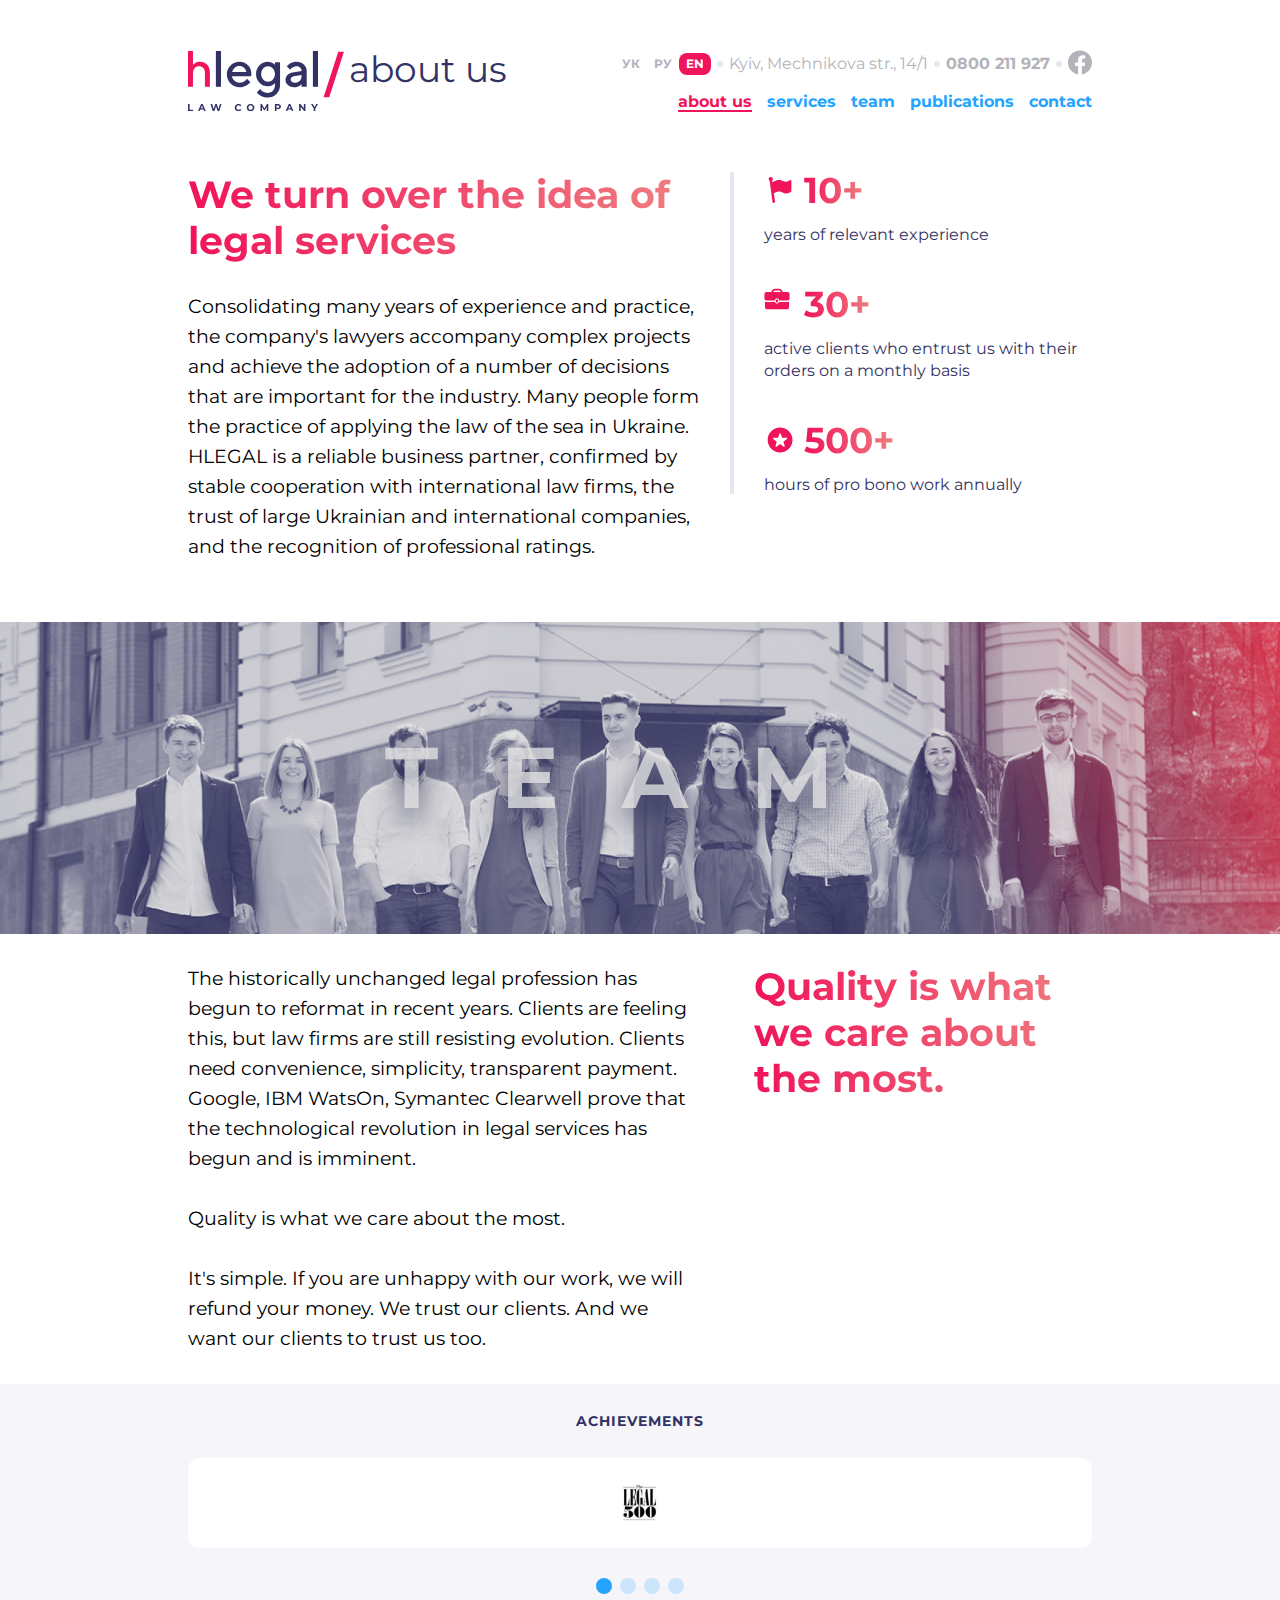
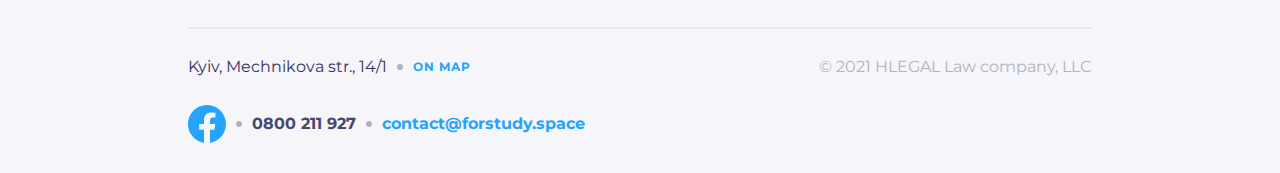
<file: app/about.html>
<!DOCTYPE html>
<html lang="en">
<head>
    <meta charset="UTF-8">
    <meta name="viewport" content="width=device-width, initial-scale=1.0">
    <title>About us</title>
    <link rel="stylesheet" href="https://cdn.jsdelivr.net/npm/swiper@11/swiper-bundle.min.css"/>
    <link rel="stylesheet" href="css/style.min.css">
</head>
<body>

    <header class="head head__about">
        <header class="head__header header--mg">
            <div class="container header__container">
                <div class="header__inner header__inner--innercol">
                    <ul class="header__langs">
                        <li class="header__langs-item">
                            <a class="header__langs-link header__langs-link--gray" href="#">УК</a>
                        </li>
                        <li class="header__langs-item">
                            <a class="header__langs-link header__langs-link--gray" href="#">РУ</a>
                        </li>
                        <li class="header__langs-item">
                            <a class="header__langs-link active" href="#">EN</a>
                        </li>
                    </ul>
                    <span class="dotted dotted--dotcol"></span>
                    <p class="header__adress">Kyiv, Mechnikova str., 14/1</p>
                    <span class="dotted dotted--dotcol"></span>
                    <a class="header__phone header__phone--gray" href="tel:0800211927 ">0800 211 927</a>
                    <span class="dotted dotted--dotcol"></span>
                    <a class="header__social" href="#">
                        <svg class="header__social--gray">
                            <use href="images/icons/sprite.svg#facebook"></use>
                        </svg>
                    </a>
                </div>
                <div class="header__box">
                    <a class="header__box-logo header__box-logo--near" href="index.html">
                        <img class="header__box-logo" src="images/logo-dark.svg" alt="hlegal" width="70" height="32">
                        <svg class="header__box-slash">
                            <use href="#slash"></use>
                        </svg>
                        <p class="header__box-services header__box-services--servcol">about us</p>
                    </a>
                    <div class="header__box-burger header__box-burger--burgcol">
                        <span></span>
                    </div>
                </div>
                <nav class="header__nav">
                    <div class="header__nav-close"></div>
                    <ul class="header__list">
                        <li class="header__list-item">
                            <a class="header__list-link header__list-link--linkcol active" href="#">about us</a>
                        </li>
                        <li class="header__list-item">
                            <a class="header__list-link header__list-link--linkcol" href="services.html">services</a>
                        </li>
                        <li class="header__list-item">
                            <a class="header__list-link header__list-link--linkcol" href="team.html">team</a>
                        </li>
                        <li class="header__list-item">
                            <a class="header__list-link header__list-link--linkcol" href="publication.html">publications</a>
                        </li>
                        <li class="header__list-item">
                            <a class="header__list-link header__list-link--linkcol" href="contact.html">contact</a>
                        </li>
                    </ul>
                </nav>
            </div>
        </header>
    </header>
    
    <main>
        <section class="intro">
            <div class="container intro__flex">
                <div class="intro_all">
                    <h2 class="intro_all-title">We turn over the idea of legal services</h2>
                    <p class="intro_all-text">Consolidating many years of experience and practice, the company's lawyers
                        accompany complex projects and achieve the adoption of a number of decisions that are important for
                        the industry. Many people form the practice of applying the law of the sea in Ukraine. HLEGAL is a
                        reliable business partner, confirmed by stable cooperation with international law firms, the trust
                        of large Ukrainian and international companies, and the recognition of professional ratings.</p>
                </div>
                <div class="advantages">
                    <ul class="advantages_list">
                        <li class="advantages_list-item">
                            <div class="advantages_list-item--box">
                                <svg>
                                    <use href="#flag"></use>
                                </svg>
                                <h3>10+</h3>
                            </div>
                            <p class="advantages_list-item--text">years of relevant experience</p>
                        </li>
                        <li class="advantages_list-item">
                            <div class="advantages_list-item--box">
                                <svg>
                                    <use href="#bag"></use>
                                </svg>
                                <h3>30+</h3>
                            </div>
                            <p class="advantages_list-item--text">active clients who entrust us with their orders on a
                                monthly basis</p>
                        </li>
                        <li class="advantages_list-item">
                            <div class="advantages_list-item--box">
                                <svg>
                                    <use href="#star"></use>
                                </svg>
                                <h3>500+</h3>
                            </div>
                            <p class="advantages_list-item--text">hours of pro bono work annually</p>
                        </li>
                    </ul>
                </div>
            </div>
        </section>
    
        <section class="photo">
            <p class="photo_title">Team</p>
        </section>
    
        <section class="more">
            <div class="container">
                <div class="more__item">
                    <p class="more__item-text">The historically unchanged legal profession has begun to reformat in recent
                        years. Clients are feeling this, but law firms are still resisting evolution. Clients need
                        convenience,
                        simplicity, transparent payment. Google, IBM WatsOn, Symantec Clearwell prove that the technological
                        revolution in legal services has begun and is imminent.
                        <br />
                        <br />
                        Quality is what we care about the most.
                        <br />
                        <br />
                        It's simple. If you are unhappy with our work, we will refund your money. We trust our clients. And
                        we
                        want our clients to trust us too.
                    </p>
                    <h2 class="more__item-title">Quality is what we care about the most.</h2>
                </div>
            </div>
        </section>
    
        <section class="achievements">
            <div class="container">
                <h3 class="achievements__title">achievements</h3>
                <div class="swiper achievements__swiper">
                    <div class="swiper-wrapper achievements__wrapper">
                        <div class="swiper-slide achievements__slide">
                            <div class="achievements__slide-box">
                                <div class="achievements__slide-image">
                                    <img src="images/achievments/achievment-1.png" alt="legal" width="54" height="40"
                                        loading="lazy">
                                </div>
                            </div>
                        </div>
                        <div class="swiper-slide achievements__slide">
                            <div class="achievements__slide-box">
                                <div class="achievements__slide-image">
                                    <img src="images/achievments/achievment-2.png" alt="legal" width="106" height="40"
                                        loading="lazy">
                                </div>
                            </div>
                        </div>
                        <div class="swiper-slide achievements__slide">
                            <div class="achievements__slide-box">
                                <div class="achievements__slide-image">
                                    <img src="images/achievments/achievment-3.png" alt="legal" width="130" height="40"
                                        loading="lazy">
                                </div>
                            </div>
                        </div>
                        <div class="swiper-slide achievements__slide">
                            <div class="achievements__slide-box">
                                <div class="achievements__slide-image">
                                    <img src="images/achievments/achievment-4.png" alt="legal" width="110" height="40"
                                        loading="lazy">
                                </div>
                            </div>
                        </div>
                    </div>
                </div>
                <div class="swiper-pagination"></div>
            </div>
        </section>
    </main>
    <footer class="footer">
        <div class="container">
            <div class="footer__container">
                <div class="footer__box one">
                    <p class="footer__box-adres">Kyiv, Mechnikova str., 14/1</p>
                    <span class="dotted dotted--grey"></span>
                    <a class="footer__box-link" href="#">On map</a>
                </div>
                <div class="footer__box two">
                    <svg class="footer__box-svg">
                        <use href="images/icons/sprite.svg#facebook"></use>
                    </svg>
                    <span class="dotted dotted--grey"></span>
                    <a class="footer__box-tel" href="#">0800 211 927</a>
                    <span class="dotted dotted--grey"></span>
                    <a class="footer__box-mail" href="mailto:contact@forstudy.space">contact@forstudy.space</a>
                </div>
                <div class="footer__box three">
                    <p class="footer__box-text">© 2021 HLEGAL Law company, LLC</p>
                </div>
            </div>
        </div>
    </footer>

    <svg xmlns="http://www.w3.org/2000/svg" class="hidden">
        <symbol id="slash" viewBox="0 0 12 26" fill="none" xmlns="http://www.w3.org/2000/svg">
            <g >
            <path fill-rule="evenodd" clip-rule="evenodd" d="M8.72827 0H11.9505L3.55574 26H0.333496L8.72827 0Z" fill="#F0145A"/>
            </g>
        </symbol>

		<symbol viewBox="0 0 24 24" id="facebook">
			<g clip-path="url(#clip0_22721_6686)">
				<path d="M24 12.0733C24 5.40541 18.6274 0 12 0C5.37258 0 0 5.40541 0 12.0733C0 18.0995 4.38823 23.0943 10.125 24V15.5633H7.07813V12.0733H10.125V9.41343C10.125 6.38755 11.9165 4.71615 14.6576 4.71615C15.9705 4.71615 17.3438 4.95195 17.3438 4.95195V7.92313H15.8306C14.3399 7.92313 13.875 8.85379 13.875 9.80857V12.0733H17.2031L16.6711 15.5633H13.875V24C19.6118 23.0943 24 18.0995 24 12.0733Z"/>
			</g>
		</symbol>

        <symbol xmlns="http://www.w3.org/2000/svg" viewBox="0 0 32 32" fill="none">
            <path id="flag" d="M27.1137 6.3054C26.9447 6.1374 26.7457 6.0529 26.5157 6.0529C26.4012 6.0529 26.1597 6.1469 25.7927 6.3324C25.4252 6.5184 25.0352 6.7254 24.6247 6.9564C24.2132 7.1859 23.7262 7.3939 23.1642 7.5799C22.6027 7.7654 22.0827 7.8594 21.6042 7.8594C21.1622 7.8594 20.7722 7.7754 20.4362 7.6069C19.3217 7.0849 18.3522 6.6954 17.5292 6.4384C16.7062 6.1819 15.8212 6.0529 14.8737 6.0529C13.2377 6.0529 11.3742 6.5849 9.28524 7.6469C8.85424 7.8619 8.54524 8.0284 8.34524 8.1504L8.14674 6.6949C8.59524 6.3054 8.88474 5.7379 8.88474 5.0974C8.88474 3.9239 7.93374 2.9729 6.76024 2.9729C5.58674 2.9729 4.63574 3.9239 4.63574 5.0974C4.63574 5.8629 5.04474 6.5284 5.65174 6.9024L8.52174 27.9474C8.60724 28.5739 9.14324 29.0284 9.75874 29.0284C9.81474 29.0284 9.87174 29.0249 9.92924 29.0174C10.6132 28.9234 11.0922 28.2939 10.9987 27.6099L9.84524 19.1514C11.9382 18.1129 13.7487 17.5894 15.2717 17.5894C15.9182 17.5894 16.5487 17.6859 17.1632 17.8809C17.7782 18.0764 18.2897 18.2884 18.6967 18.5179C19.1037 18.7479 19.5842 18.9609 20.1367 19.1549C20.6902 19.3499 21.2367 19.4474 21.7762 19.4474C23.1392 19.4474 24.7717 18.9339 26.6742 17.9074C26.9132 17.7834 27.0882 17.6614 27.1987 17.5419C27.3092 17.4224 27.3647 17.2524 27.3647 17.0314V6.9029C27.3647 6.6734 27.2812 6.4739 27.1137 6.3054Z" fill="#F0145A"/>
        </symbol>

        <symbol viewBox="0 0 26 22" fill="none" xmlns="http://www.w3.org/2000/svg">
            <g id="bag">
            <path d="M14.2321 13.332V12.774C14.2321 12.0935 13.6806 11.542 13.0006 11.542C12.3201 11.542 11.7686 12.0935 11.7686 12.774V13.332C11.7686 14.0125 12.3201 14.564 13.0006 14.564C13.6801 14.564 14.2321 14.0125 14.2321 13.332Z" fill="#F0145A"/>
            <path d="M15.0769 14.0136C14.8039 14.9071 13.9814 15.5631 13.0004 15.5631C12.0189 15.5631 11.1964 14.9071 10.9234 14.0136H2.43886C1.90336 14.0136 1.39736 13.8891 0.943359 13.6731V19.3066C0.943359 20.4066 1.84336 21.3066 2.94336 21.3066H23.0564C24.1564 21.3066 25.0564 20.4066 25.0564 19.3066V13.6736C24.6019 13.8896 24.0964 14.0141 23.5609 14.0141H15.0769V14.0136Z" fill="#F0145A"/>
            <path d="M23.4775 3.8976H18.677C18.387 2.0846 16.8165 0.693604 14.923 0.693604H11.0765C9.18297 0.693604 7.61297 2.0846 7.32247 3.8976H2.52247C1.37647 3.8976 0.438965 4.7976 0.438965 5.8976V10.5141C0.438965 11.6186 1.33447 12.5141 2.43897 12.5141H10.829C10.8575 11.9386 11.1045 11.4216 11.495 11.0476C11.507 11.0361 11.521 11.0271 11.5335 11.0161C11.62 10.9366 11.71 10.8616 11.8085 10.7966C11.8435 10.7731 11.8835 10.7571 11.92 10.7361C12.001 10.6896 12.081 10.6411 12.1685 10.6051C12.237 10.5766 12.311 10.5601 12.383 10.5386C12.445 10.5201 12.504 10.4956 12.5685 10.4826C12.708 10.4541 12.8525 10.4391 13 10.4391C13.148 10.4391 13.292 10.4546 13.4315 10.4826C13.4955 10.4956 13.5545 10.5201 13.6165 10.5386C13.6885 10.5601 13.7625 10.5766 13.831 10.6056C13.918 10.6416 13.9975 10.6896 14.0785 10.7361C14.1155 10.7576 14.1555 10.7736 14.191 10.7971C14.2895 10.8616 14.379 10.9366 14.4655 11.0161C14.478 11.0276 14.4925 11.0366 14.5045 11.0486C14.8955 11.4226 15.142 11.9396 15.1705 12.5151H23.5605C24.665 12.5151 25.5605 11.6196 25.5605 10.5151V5.8986C25.561 4.7976 24.6235 3.8976 23.4775 3.8976ZM9.24797 3.8976C9.50297 3.1271 10.2215 2.5656 11.0765 2.5656H14.923C15.778 2.5656 16.4965 3.1271 16.7515 3.8976H9.24797Z" fill="#F0145A"/>
            </g>
        </symbol>

        <symbol viewBox="0 0 32 32" fill="none" xmlns="http://www.w3.org/2000/svg">
            <g id="star">
            <path d="M16.0971 3.55298C9.25258 3.55298 3.68408 9.12148 3.68408 15.966C3.68408 22.811 9.25258 28.38 16.0971 28.38C22.9416 28.38 28.5101 22.811 28.5101 15.966C28.5106 9.12148 22.9421 3.55298 16.0971 3.55298ZM22.9556 15.0585V15.059L19.3621 17.659L20.7461 21.889C20.7681 21.955 20.7796 22.0255 20.7796 22.0975C20.7796 22.467 20.4806 22.767 20.1111 22.767C19.9641 22.767 19.8291 22.72 19.7191 22.6405L16.0976 20.021L12.4761 22.6405C12.3661 22.72 12.2311 22.767 12.0846 22.767C11.7146 22.767 11.4151 22.4675 11.4151 22.0975C11.4151 22.025 11.4271 21.955 11.4491 21.889L12.8336 17.659L9.24008 15.059V15.0585C9.07208 14.9375 8.96308 14.74 8.96308 14.517C8.96308 14.1475 9.26208 13.8485 9.63208 13.8485H14.0806L15.4581 9.63798C15.5421 9.36448 15.7966 9.16548 16.0981 9.16548C16.3991 9.16548 16.6541 9.36448 16.7376 9.63798L18.1151 13.8485H22.5636C22.9331 13.8485 23.2326 14.1475 23.2326 14.517C23.2321 14.74 23.1231 14.9375 22.9556 15.0585Z" fill="#F0145A"/>
            </g>
        </symbol>
    </svg>

    <script src="https://cdn.jsdelivr.net/npm/swiper@11/swiper-bundle.min.js"></script>
	<script src="js/main.min.js"></script>
</body>
</html>
</file>
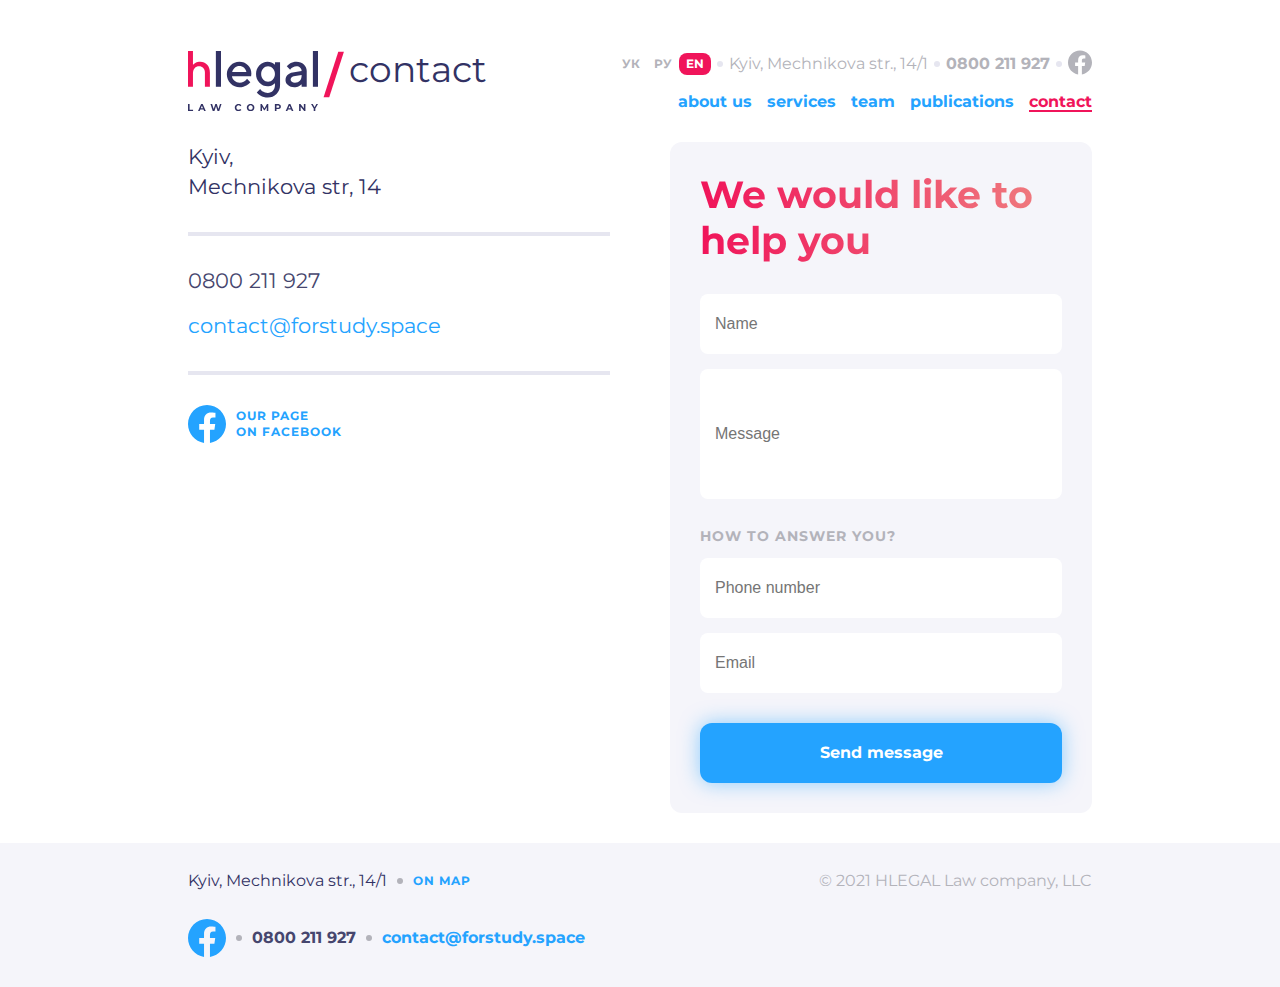
<file: app/contact.html>
<!DOCTYPE html>
<html lang="en">
<head>
    <meta charset="UTF-8">
    <meta name="viewport" content="width=device-width, initial-scale=1.0">
    <title>Contact</title>
    <link rel="stylesheet" href="css/style.min.css">
</head>

<body>
    <section class="head head__about">
        <header class="head__header header--mg">
            <div class="container header__container">
                <div class="header__inner header__inner--innercol">
                        <ul class="header__langs">
                            <li class="header__langs-item">
                                <a class="header__langs-link header__langs-link--gray" href="#">УК</a>
                            </li>
                            <li class="header__langs-item">
                                <a class="header__langs-link header__langs-link--gray" href="#">РУ</a>
                            </li>
                            <li class="header__langs-item">
                                <a class="header__langs-link active" href="#">EN</a>
                            </li>
                        </ul>
                        <span class="dotted dotted--dotcol"></span>
                        <p class="header__adress">Kyiv, Mechnikova str., 14/1</p>
                        <span class="dotted dotted--dotcol"></span>
                        <a class="header__phone header__phone--gray" href="tel:0800211927 ">0800 211 927</a>
                        <span class="dotted dotted--dotcol"></span>
                        <a class="header__social" href="#">
                            <svg class="header__social--gray">
                                <use href="images/icons/sprite.svg#facebook"></use>
                            </svg>
                        </a>
                </div>
                <div class="header__box">
                        <a class="header__box-logo header__box-logo--near" href="index.html">
                            <img class="header__box-logo" src="images/logo-dark.svg" alt="hlegal" width="70" height="32">
                            <svg class="header__box-slash">
                                <use href="#slash"></use>
                            </svg>
                            <p class="header__box-services header__box-services--servcol">contact</p>
                        </a>
                        <div class="header__box-burger header__box-burger--burgcol">
                            <span></span>
                        </div>
                </div>
                <nav class="header__nav">
                    <div class="header__nav-close"></div>
                    <ul class="header__list">
                        <li class="header__list-item">
                            <a class="header__list-link header__list-link--linkcol" href="about.html">about us</a>
                        </li>
                        <li class="header__list-item">
                            <a class="header__list-link header__list-link--linkcol" href="services.html">services</a>
                        </li>
                        <li class="header__list-item">
                            <a class="header__list-link header__list-link--linkcol" href="team.html">team</a>
                        </li>
                        <li class="header__list-item">
                            <a class="header__list-link header__list-link--linkcol" href="publication.html">publications</a>
                        </li>
                        <li class="header__list-item">
                            <a class="header__list-link header__list-link--linkcol active" href="#">contact</a>
                        </li>
                    </ul>
                </nav>
            </div>
        </header>
    </section>

    <section class="contact">
        <div class="container contact__container">
            <div class="contact__info">
                <div class="contact__info-adres">
                    <p>Kyiv,<br> Mechnikova str, 14</p>
                </div>
                <div class="contact__info-links">
                    <a class="contact__info-links--one" href="tel:0800211927">0800 211 927</a>
                    <a class="contact__info-links--two" href="mailto:contact@forstudy.space">contact@forstudy.space</a>
                </div>
                <div class="contact__info-link">
                    <a class="contact__info-link--fb" href="#">
                        <svg>
                            <use href="#facebook"></use>
                        </svg>
                        <p>Our page<br>on facebook</p>
                    </a>
                </div>
            </div>
            <div class="contact__form">
                <div class="wrapp">
                    <h1 class="contact__title">We would like to help you</h1>
                    <form class="contact__form-information" id="form">
                        <input class="contact__form-information--name" type="text" name="name" placeholder="Name" required>
                        <input class="contact__form-information--message" type="text" name="message" placeholder="Message" required>
                    </form>
                    <h3 class="contact__subtitle">How to answer you?</h3>
                    <form class="contact__form-contact">
                        <input class="contact__form-contact--number" type="tel" name="number" placeholder="Phone number" required>
                        <input class="contact__form-contact--email" type="email" name="email" placeholder="Email" required>
                    </form>
                    <button form="form" class="contact__button">Send message</button>
                </div>
            </div>
        </div>
    </section>

    <footer class="footer">
        <div class="container">
            <div class="footer__container--line">
                <div class="footer__box one">
                    <p class="footer__box-adres">Kyiv, Mechnikova str., 14/1</p>
                    <span class="dotted dotted--grey"></span>
                    <a class="footer__box-link" href="#">On map</a>
                </div>
                <div class="footer__box two">
                    <svg class="footer__box-svg">
                        <use href="images/icons/sprite.svg#facebook"></use>
                    </svg>
                    <span class="dotted dotted--grey"></span>
                    <a class="footer__box-tel" href="#">0800 211 927</a>
                    <span class="dotted dotted--grey"></span>
                    <a class="footer__box-mail" href="mailto:contact@forstudy.space">contact@forstudy.space</a>
                </div>
                <div class="footer__box three">
                    <p class="footer__box-text">© 2021 HLEGAL Law company, LLC</p>
                </div>
            </div>
        </div>
    </footer>


<svg xmlns="http://www.w3.org/2000/svg" class="hidden">
        <symbol id="slash" viewBox="0 0 12 26" fill="none" xmlns="http://www.w3.org/2000/svg">
            <g >
            <path fill-rule="evenodd" clip-rule="evenodd" d="M8.72827 0H11.9505L3.55574 26H0.333496L8.72827 0Z" fill="#F0145A"/>
            </g>
        </symbol>
    
        <symbol viewBox="0 0 24 24" id="facebook">
            <g clip-path="url(#clip0_22721_6686)">
                <path d="M24 12.0733C24 5.40541 18.6274 0 12 0C5.37258 0 0 5.40541 0 12.0733C0 18.0995 4.38823 23.0943 10.125 24V15.5633H7.07813V12.0733H10.125V9.41343C10.125 6.38755 11.9165 4.71615 14.6576 4.71615C15.9705 4.71615 17.3438 4.95195 17.3438 4.95195V7.92313H15.8306C14.3399 7.92313 13.875 8.85379 13.875 9.80857V12.0733H17.2031L16.6711 15.5633H13.875V24C19.6118 23.0943 24 18.0995 24 12.0733Z"/>
            </g>
        </symbol>
</svg>
<script src="js/main.min.js"></script>
</body>


</html>
</file>
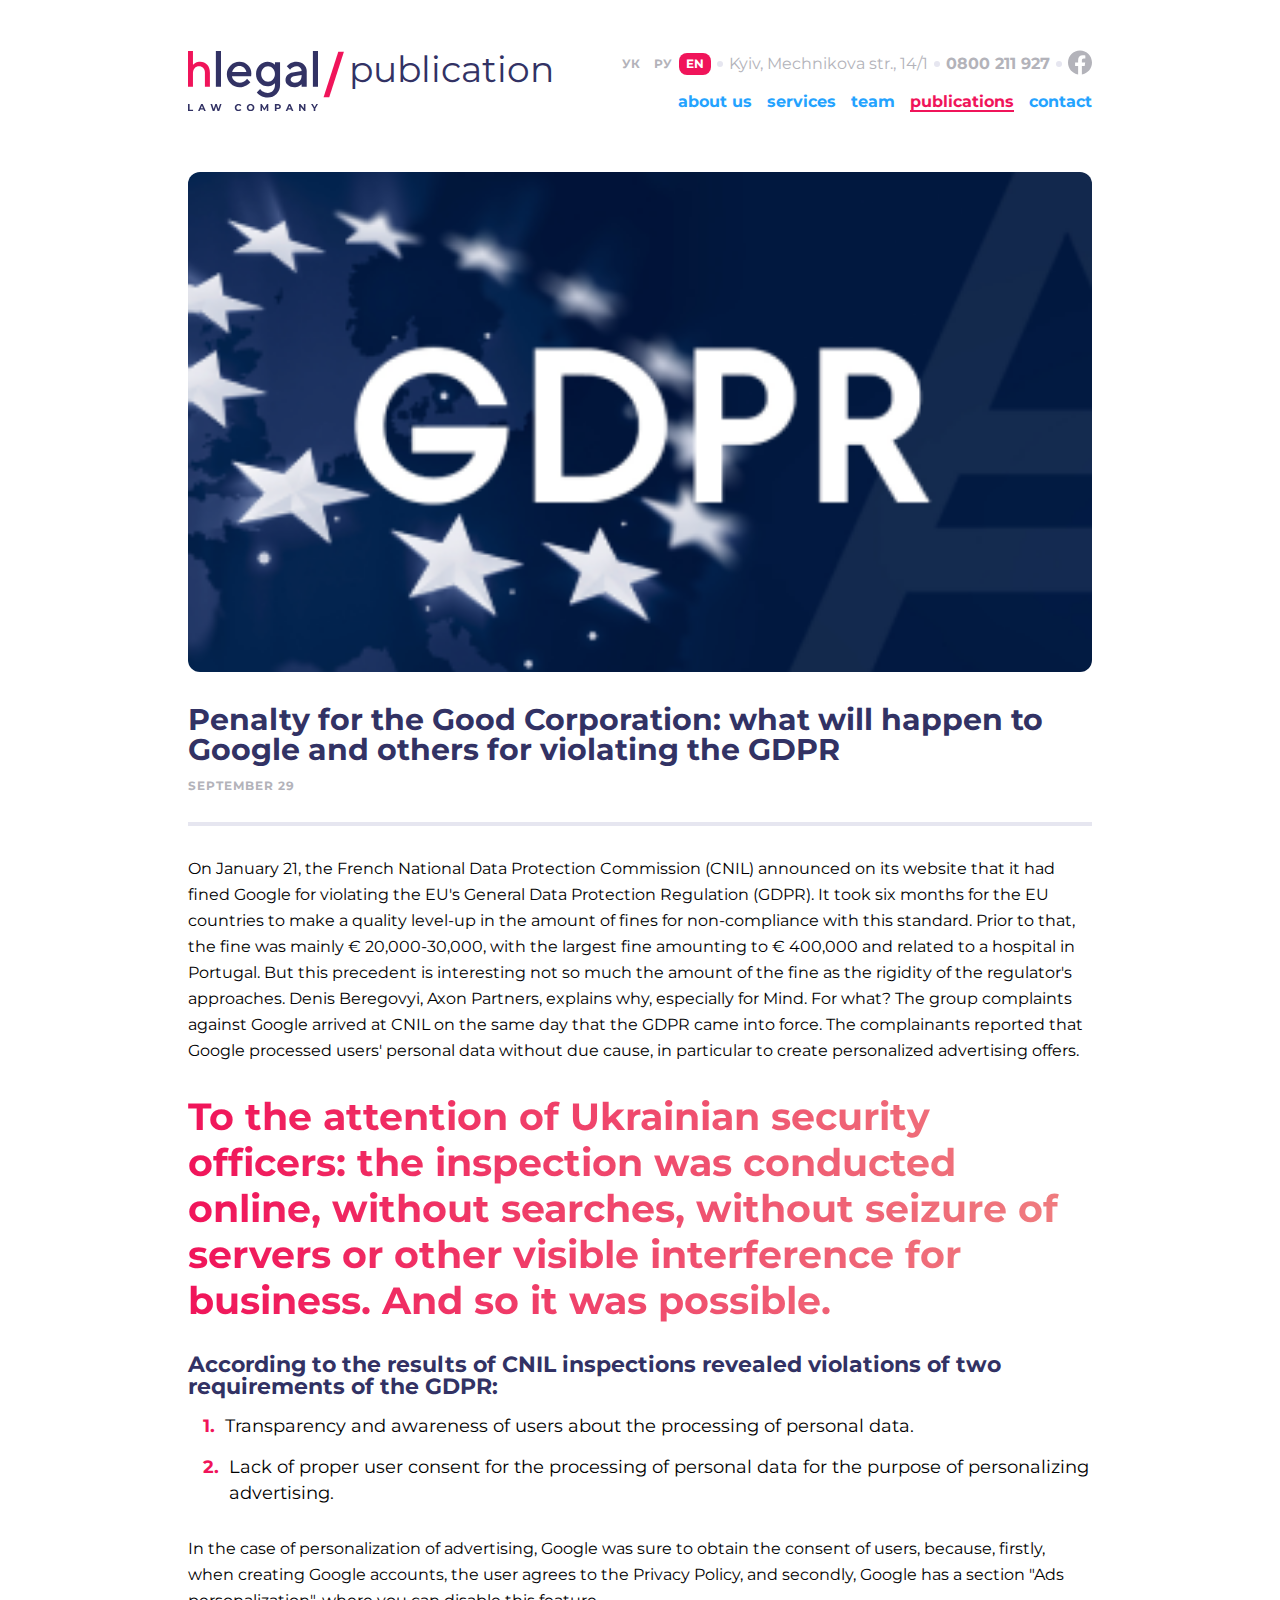
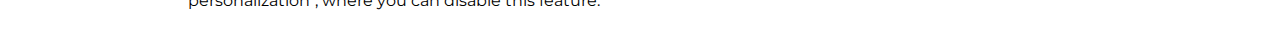
<file: app/publication.html>
<!DOCTYPE html>
<html lang="en">
<head>
    <meta charset="UTF-8">
    <meta name="viewport" content="width=device-width, initial-scale=1.0">
    <title>Publication</title>
    <link rel="stylesheet" href="css/style.min.css">
</head>


<body>
    <section class="head head__about">
        <header class="head__header header--mg">
            <div class="container header__container">
                <div class="header__inner header__inner--innercol">
                        <ul class="header__langs">
                            <li class="header__langs-item">
                                <a class="header__langs-link header__langs-link--gray" href="#">УК</a>
                            </li>
                            <li class="header__langs-item">
                                <a class="header__langs-link header__langs-link--gray" href="#">РУ</a>
                            </li>
                            <li class="header__langs-item">
                                <a class="header__langs-link active" href="#">EN</a>
                            </li>
                        </ul>
                        <span class="dotted dotted--dotcol"></span>
                        <p class="header__adress">Kyiv, Mechnikova str., 14/1</p>
                        <span class="dotted dotted--dotcol"></span>
                        <a class="header__phone header__phone--gray" href="tel:0800211927 ">0800 211 927</a>
                        <span class="dotted dotted--dotcol"></span>
                        <a class="header__social" href="#">
                            <svg class="header__social--gray">
                                <use href="images/icons/sprite.svg#facebook"></use>
                            </svg>
                        </a>
                </div>
                <div class="header__box">
                        <a class="header__box-logo header__box-logo--near" href="index.html">
                            <img class="header__box-logo" src="images/logo-dark.svg" alt="hlegal" width="70" height="32">
                            <svg class="header__box-slash">
                                <use href="#slash"></use>
                            </svg>
                            <p class="header__box-services header__box-services--servcol">publication</p>
                        </a>
                        <div class="header__box-burger header__box-burger--burgcol">
                            <span></span>
                        </div>
                </div>
                <nav class="header__nav">
                    <div class="header__nav-close"></div>
                    <ul class="header__list">
                        <li class="header__list-item">
                            <a class="header__list-link header__list-link--linkcol" href="about.html">about us</a>
                        </li>
                        <li class="header__list-item">
                            <a class="header__list-link header__list-link--linkcol" href="services.html">services</a>
                        </li>
                        <li class="header__list-item">
                            <a class="header__list-link header__list-link--linkcol" href="team.html">team</a>
                        </li>
                        <li class="header__list-item">
                            <a class="header__list-link header__list-link--linkcol active" href="#">publications</a>
                        </li>
                        <li class="header__list-item">
                            <a class="header__list-link header__list-link--linkcol" href="#">contact</a>
                        </li>
                    </ul>
                </nav>
            </div>
        </header>
    </section>

    <section class="post">
        <div class="container">
            <img class="post__image" src="images/second.png" alt="title" width="315" height="300">
            <h3 class="post__title">Penalty for the Good Corporation: what will happen to Google and others for violating the GDPR</h3>
            <p class="post__subtitle">September 29</p>
        </div>
    </section>

    <section class="publictext">
        <div class="container">
            <div class="publictext__container">
                <p class="publictext__text">On January 21, the French National Data Protection Commission (CNIL) announced
                    on its website that it had fined Google for violating the EU's General Data Protection Regulation
                    (GDPR). It took six months for the EU countries to make a quality level-up in the amount of fines for
                    non-compliance with this standard. Prior to that, the fine was mainly € 20,000-30,000, with the largest
                    fine amounting to € 400,000 and related to a hospital in Portugal. But this precedent is interesting not
                    so much the amount of the fine as the rigidity of the regulator's approaches. Denis Beregovyi, Axon
                    Partners, explains why, especially for Mind. For what? The group complaints against Google arrived at
                    CNIL on the same day that the GDPR came into force. The complainants reported that Google processed
                    users' personal data without due cause, in particular to create personalized advertising offers.</p>
                <h2 class="publictext__title">To the attention of Ukrainian security officers: the inspection was conducted online, without searches, without seizure of servers or other visible interference for business. And so it was possible.</h2>
                <h3 class="publictext__subtitle">According to the results of CNIL inspections revealed violations of two requirements of the GDPR:</h3>
                <ul class="publictext__list">
                    <li class="publictext__list-item">
                        <h3>1.</h3>
                        <p>Transparency and awareness of users about the processing of personal data.</p>
                    </li>
                    <li class="publictext__list-item">
                        <h3>2.</h3>
                        <p>Lack of proper user consent for the processing of personal data for the purpose of personalizing advertising.</p>
                    </li>
                </ul>
                <p class="publictext__text">In the case of personalization of advertising, Google was sure to obtain the consent of users, because, firstly, when creating Google accounts, the user agrees to the Privacy Policy, and secondly, Google has a section "Ads personalization", where you can disable this feature.</p>
            </div>
        </div>
    </section>
</body>



<svg xmlns="http://www.w3.org/2000/svg" class="hidden">
    <symbol id="slash" viewBox="0 0 12 26" fill="none" xmlns="http://www.w3.org/2000/svg">
        <g >
        <path fill-rule="evenodd" clip-rule="evenodd" d="M8.72827 0H11.9505L3.55574 26H0.333496L8.72827 0Z" fill="#F0145A"/>
        </g>
    </symbol>

    <symbol viewBox="0 0 24 24" id="facebook">
        <g clip-path="url(#clip0_22721_6686)">
            <path d="M24 12.0733C24 5.40541 18.6274 0 12 0C5.37258 0 0 5.40541 0 12.0733C0 18.0995 4.38823 23.0943 10.125 24V15.5633H7.07813V12.0733H10.125V9.41343C10.125 6.38755 11.9165 4.71615 14.6576 4.71615C15.9705 4.71615 17.3438 4.95195 17.3438 4.95195V7.92313H15.8306C14.3399 7.92313 13.875 8.85379 13.875 9.80857V12.0733H17.2031L16.6711 15.5633H13.875V24C19.6118 23.0943 24 18.0995 24 12.0733Z"/>
        </g>
    </symbol>
</svg>
<script src="js/main.min.js"></script>
</html>
</file>
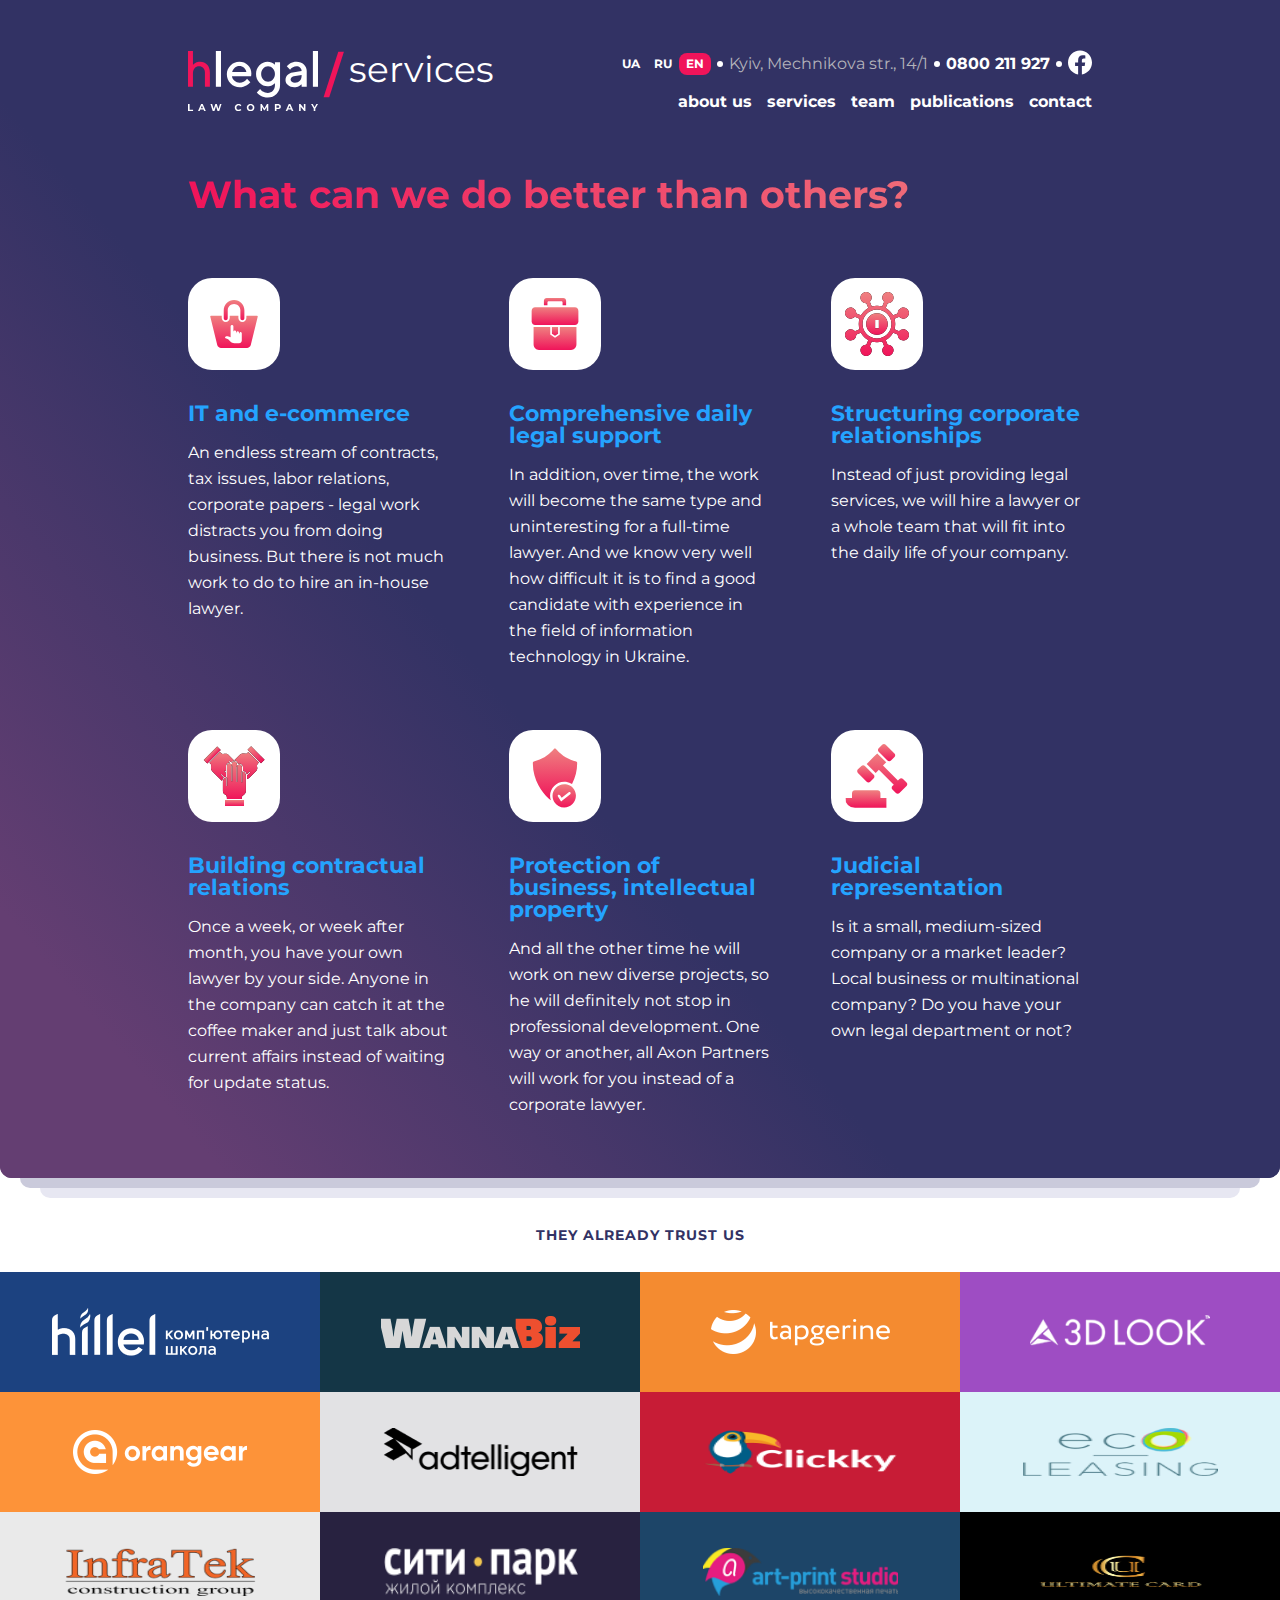
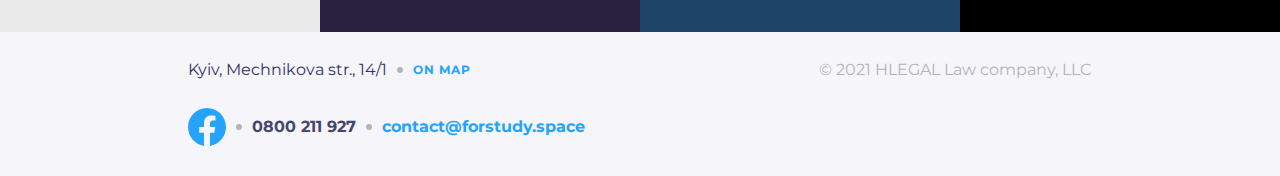
<file: app/services.html>
<!DOCTYPE html>
<html lang="en">
<head>
	<meta charset="UTF-8">
	<meta name="viewport" content="width=device-width, initial-scale=1.0">
	<title>Services</title>
	<link rel="stylesheet" href="css/style.min.css">
</head>
<body>
    <div class="wrapper">
		<div class="head head__bg">
			<header class="head__header header--mg">
				<div class="container header__container">
					<div class="header__inner"> 
						<ul class="header__langs">
							<li class="header__langs-item">
								<a class="header__langs-link" href="#">UA</a>
							</li>
							<li class="header__langs-item">
								<a class="header__langs-link" href="#">RU</a>
							</li>
							<li class="header__langs-item">
								<a class="header__langs-link active" href="#">EN</a>
							</li>
						</ul>
						<span class="dotted"></span>
						<p class="header__adress">Kyiv, Mechnikova str., 14/1</p>
						<span class="dotted"></span>
						<a class="header__phone" href="tel:0800211927 ">0800 211 927</a>
						<span class="dotted"></span>
						<a class="header__social" href="#">
							<svg>
								<use href="images/icons/sprite.svg#facebook"></use>
							</svg>
						</a>
					</div>
					<div class="header__box">
						<a class="header__box-logo header__box-logo--near" href="index.html">
							<img src="images/logo.svg" alt="hlegal" width="70" height="32">
                            <svg class="header__box-slash">
                            <use href="#slash"></use>
                            </svg>
                            <p class="header__box-services">services</p>
						</a>
						<div class="header__box-burger">
                            <span></span>
						</div>
					</div>
					<nav class="header__nav">
						<div class="header__nav-close"></div>
						<ul class="header__list">
							<li class="header__list-item">
								<a class="header__list-link" href="about.html">about us</a>
							</li>
							<li class="header__list-item">
								<a class="header__list-link" href="#">services</a>
							</li>
							<li class="header__list-item">
								<a class="header__list-link" href="#">team</a>
							</li>
							<li class="header__list-item">
								<a class="header__list-link" href="#">publications</a>
							</li>
							<li class="header__list-item">
								<a class="header__list-link" href="#">contact</a>
							</li>
						</ul>
					</nav>
				</div>
			</header>
            <section class="services">
                <div class="container">
					<div class="services__inner">
						<h2 class="services__inner-title">What can we do better than others?</h2>
						<ul class="services__inner-list">
							<li class="services__inner-item">
								<svg class="services__inner-icon">
									<use href="#ecommerce"></use>
								</svg>
								<h3 class="services__inner-item-title">
									<a href="#">IT and e-commerce</a>
								</h3>
								<p class="services__inner-item-text">An endless stream of contracts, tax issues, labor relations, corporate papers - legal work distracts you from doing business. But there is not much work to do to hire an in-house lawyer.</p>
							</li>
							<li class="services__inner-item">
								<svg class="services__inner-icon">
									<use href="#support"></use>
								</svg>
								<h3 class="services__inner-item-title"><a href="#">Comprehensive daily legal support</a></h3>
								<p class="services__inner-item-text">In addition, over time, the work will become the same type and uninteresting for a full-time lawyer. And we know very well how difficult it is to find a good candidate with experience in the field of information technology in Ukraine.</p>
							</li>
							<li class="services__inner-item">
								<svg class="services__inner-icon">
									<use href="#group"></use>
								</svg>
								<h3 class="services__inner-item-title"><a href="#">Structuring corporate relationships</a></h3>
								<p class="services__inner-item-text">Instead of just providing legal services, we will hire a lawyer or a whole team that will fit into the daily life of your company.</p>
							</li>
							<li class="services__inner-item">
								<svg class="services__inner-icon">
									<use href="#trust"></use>
								</svg>
								<h3 class="services__inner-item-title"><a href="#">Building contractual relations</a></h3>
								<p class="services__inner-item-text">Once a week, or week after month, you have your own lawyer by your side. Anyone in the company can catch it at the coffee maker and just talk about current affairs instead of waiting for update status.</p>
							</li>
							<li class="services__inner-item">
								<svg class="services__inner-icon">
									<use href="#protection"></use>
								</svg>
								<h3 class="services__inner-item-title"><a href="#">Protection of business, intellectual property</a></h3>
								<p class="services__inner-item-text">And all the other time he will work on new diverse projects, so he will definitely not stop in professional development. One way or another, all Axon Partners will work for you instead of a corporate lawyer.</p>
							</li>
							<li class="services__inner-item">
								<svg class="services__inner-icon">
									<use href="#judicial"></use>
								</svg>
								<h3 class="services__inner-item-title"><a href="#">Judicial representation</a></h3>
								<p class="services__inner-item-text">Is it a small, medium-sized company or a market leader? Local business or multinational company? Do you have your own legal department or not?</p>
							</li>
						</ul>
					</div>
				</div>
			</section>
		</div>
	</div>


    <section class="clients--top">
		<h3 class="clients__title">They already trust us</h3>
		<ul class="clients__list">
			<li class="clients__list-img">
	            <img src="images/teams/hillel.png" alt="hillel" width="217" height="48">
			</li>
			<li class="clients__list-img">
	            <img src="images/teams/wannabiz.png" alt="wannabiz" width="199" height="32">
			</li>
			<li class="clients__list-img">
	            <img src="images/teams/tapgerine.png" alt="tapgerine" width="179" height="44">
			</li>
			<li class="clients__list-img">
	            <img src="images/teams/3dlook.png" alt="3dlook" width="180" height="42">
			</li>
			<li class="clients__list-img">
	            <img src="images/teams/orangear.png" alt="orangear" width="174" height="44">
			</li>
			<li class="clients__list-img">
	            <img src="images/teams/adtelligent.png" alt="adtelligent" width="195" height="48">
			</li>
			<li class="clients__list-img">
	            <img src="images/teams/clickky.png" alt="clickky" width="195" height="48">
			</li>
			<li class="clients__list-img">
	            <img src="images/teams/ecoleasing.png" alt="ecoleasing" width="195" height="48">
			</li>
			<li class="clients__list-img">
	            <img src="images/teams/infratek.png" alt="infratek" width="195" height="48">
			</li>
			<li class="clients__list-img">
	            <img src="images/teams/park.png" alt="park" width="195" height="48">
			</li>
			<li class="clients__list-img">
	            <img src="images/teams/artprint.png" alt="artprint" width="195" height="48">
			</li>
			<li class="clients__list-img">
	            <img src="images/teams/card.png" alt="card" width="195" height="48">
			</li>
		</ul>
		</div>
	</section>

    <footer class="footer">
        <div class="container">
            <div class="footer__container--line">
                <div class="footer__box one">
                    <p class="footer__box-adres">Kyiv, Mechnikova str., 14/1</p>
                    <span class="dotted dotted--grey"></span>
                    <a class="footer__box-link" href="#">On map</a>
                </div>
                <div class="footer__box two">
                    <svg class="footer__box-svg">
                        <use href="images/icons/sprite.svg#facebook"></use>
                    </svg>
                    <span class="dotted dotted--grey"></span>
                    <a class="footer__box-tel" href="#">0800 211 927</a>
                    <span class="dotted dotted--grey"></span>
                    <a class="footer__box-mail" href="mailto:contact@forstudy.space">contact@forstudy.space</a>
                </div>
                <div class="footer__box three">
                    <p class="footer__box-text">© 2021 HLEGAL Law company, LLC</p>
                </div>
            </div>
        </div>
    </footer>


    <svg xmlns="http://www.w3.org/2000/svg" class="hidden">
        <symbol id="slash" viewBox="0 0 12 26" fill="none" xmlns="http://www.w3.org/2000/svg">
            <g>
            <path fill-rule="evenodd" clip-rule="evenodd" d="M8.72827 0H11.9505L3.55574 26H0.333496L8.72827 0Z" fill="#F0145A"/>
            </g>
        </symbol>


		<symbol viewBox="0 0 24 24" id="facebook">
			<g clip-path="url(#clip0_22721_6686)">
				<path d="M24 12.0733C24 5.40541 18.6274 0 12 0C5.37258 0 0 5.40541 0 12.0733C0 18.0995 4.38823 23.0943 10.125 24V15.5633H7.07813V12.0733H10.125V9.41343C10.125 6.38755 11.9165 4.71615 14.6576 4.71615C15.9705 4.71615 17.3438 4.95195 17.3438 4.95195V7.92313H15.8306C14.3399 7.92313 13.875 8.85379 13.875 9.80857V12.0733H17.2031L16.6711 15.5633H13.875V24C19.6118 23.0943 24 18.0995 24 12.0733Z"/>
			</g>
		</symbol>
		<symbol viewBox="0 0 64 64" id="ecommerce">
			<path id="Vector" d="M23.7339 28.125C24.8379 28.125 25.7339 27.229 25.7339 26.125V18.325C25.7339 14.838 28.5709 12 32.0579 12C35.5449 12 38.3829 14.838 38.3829 18.325V26.125C38.3829 27.229 39.2779 28.125 40.3829 28.125C41.4869 28.125 42.3829 27.229 42.3829 26.125V18.325C42.3839 12.632 37.7519 8 32.0579 8C26.3659 8 21.7339 12.632 21.7339 18.325V26.125C21.7339 27.229 22.6299 28.125 23.7339 28.125Z" fill="url(#paint0_linear_22728_12613)"/>
			<path id="Vector_2" d="M55 23.6309H44.384V26.1249C44.384 28.3309 42.59 30.1249 40.384 30.1249C38.178 30.1249 36.384 28.3309 36.384 26.1249V23.6309H27.735V26.1249C27.735 28.3309 25.941 30.1249 23.735 30.1249C21.529 30.1249 19.735 28.3309 19.735 26.1249V23.6309H8.99997C8.44797 23.6309 8.10697 24.0659 8.23797 24.6019L15.236 53.0989C15.658 54.7009 17.344 55.9999 19 55.9999H45C46.658 55.9999 48.342 54.7009 48.766 53.0989L55.762 24.6019C55.893 24.0649 55.553 23.6309 55 23.6309Z" fill="url(#paint1_linear_22728_12613)"/>
			<path id="Union" d="M28.6001 34.4C28.6001 33.6265 29.2266 33 30.0001 33C30.7736 33 31.4001 33.6265 31.4001 34.4V41.35L31.4001 40C31.4001 39.2265 32.0266 38.6 32.8001 38.6C33.5736 38.6 34.2001 39.2265 34.2001 40V41.6764C34.2127 40.9141 34.8346 39.3 35.6 39.3C36.3731 39.3 36.9999 39.9268 37 40.7C37 40.7 37.0411 41.7411 37.1332 41.8033C37.3572 41.3285 37.8402 40 38.4 40C39.1732 40 39.8 40.6268 39.8 41.4V48.4C39.8 49.9463 38.5463 51.2 37 51.2H32.3198C30.8344 51.2 29.4099 50.6099 28.3599 49.5599L26.15 47.35L23 45.9402C23.0051 44.6033 24.0526 44.2 25.1 44.2C26.0023 44.2 26.8136 44.3407 28.6 45.25L28.6001 34.4Z" fill="white"/>
			<defs>
				<linearGradient id="paint0_linear_22728_12613" x1="32.0584" y1="8" x2="32.0584" y2="28.125" gradientUnits="userSpaceOnUse">
					<stop stop-color="#EF8080"/>
					<stop offset="1" stop-color="#F0145A"/>
				</linearGradient>
				<linearGradient id="paint1_linear_22728_12613" x1="32" y1="23.6309" x2="32" y2="55.9999" gradientUnits="userSpaceOnUse">
					<stop stop-color="#EF8080"/>
					<stop offset="1" stop-color="#F0145A"/>
				</linearGradient>
			</defs>
		</symbol>
		<symbol viewBox="0 0 64 64" id="support">
			<path id="Vector" fill-rule="evenodd" clip-rule="evenodd" d="M53.4512 35.0781V52.3733C53.4512 55.4666 51.0269 58.0017 48.0631 58.0017H15.9701C13.0063 58.0017 10.582 55.4666 10.582 52.3733V35.0781H27.2481V42.5889L32.0166 45.7224L36.7851 42.5889V35.0781H53.4512Z" fill="url(#paint0_linear_22728_12620)"/>
			<path id="Vector_2" fill-rule="evenodd" clip-rule="evenodd" d="M28.9185 35.0781V41.6866L32.0166 43.7222L35.1146 41.6866V35.0781H28.9185Z" fill="url(#paint1_linear_22728_12620)"/>
			<path id="Vector_3" fill-rule="evenodd" clip-rule="evenodd" d="M12.0732 15.1445H51.9597C53.8421 15.1445 55.3805 16.8526 55.3805 18.94V29.1931C55.3805 31.2805 53.8421 32.9886 51.9597 32.9886H36.3137H27.7192H12.0732C10.1908 32.9886 8.65234 31.2805 8.65234 29.1931V18.94C8.65234 16.8526 10.1908 15.1445 12.0732 15.1445Z" fill="url(#paint2_linear_22728_12620)"/>
			<path id="Vector_4" fill-rule="evenodd" clip-rule="evenodd" d="M23.7117 5.95508H40.3213C41.8644 5.95508 43.1272 7.21788 43.1272 8.76103V13.1384H39.5697V10.5516C39.5697 9.8542 38.9996 9.2817 38.3022 9.2817H25.7308C25.0334 9.2817 24.4633 9.8542 24.4633 10.5516V13.1384H20.9058V8.76103C20.9058 7.21788 22.1686 5.95508 23.7117 5.95508Z" fill="url(#paint3_linear_22728_12620)"/>
			<defs>
				<linearGradient id="paint0_linear_22728_12620" x1="32.0166" y1="35.0781" x2="32.0166" y2="58.0017" gradientUnits="userSpaceOnUse">
					<stop stop-color="#EF8080"/>
					<stop offset="1" stop-color="#F0145A"/>
				</linearGradient>
				<linearGradient id="paint1_linear_22728_12620" x1="32.0166" y1="35.0781" x2="32.0166" y2="43.7222" gradientUnits="userSpaceOnUse">
					<stop stop-color="#EF8080"/>
					<stop offset="1" stop-color="#F0145A"/>
				</linearGradient>
				<linearGradient id="paint2_linear_22728_12620" x1="32.0164" y1="15.1445" x2="32.0164" y2="32.9886" gradientUnits="userSpaceOnUse">
					<stop stop-color="#EF8080"/>
					<stop offset="1" stop-color="#F0145A"/>
				</linearGradient>
				<linearGradient id="paint3_linear_22728_12620" x1="32.0165" y1="5.95508" x2="32.0165" y2="13.1384" gradientUnits="userSpaceOnUse">
					<stop stop-color="#EF8080"/>
					<stop offset="1" stop-color="#F0145A"/>
				</linearGradient>
			</defs>
		</symbol>
		<symbol viewBox="0 0 64 64" id="group">
			<g clip-path="url(#clip0_22728_8493)">
				<path d="M60.5262 37.7273C59.8387 37.4426 59.115 37.2982 58.3751 37.2982C56.7434 37.2982 55.2361 37.9946 54.1895 39.1615L52.9695 38.6562L49.4894 37.2147C49.9833 35.5616 50.2498 33.8113 50.2498 31.9998C50.2498 30.1883 49.9831 28.4381 49.4894 26.7849L52.9695 25.3435L54.1895 24.8381C55.2361 26.0051 56.7434 26.7014 58.3751 26.7014C59.115 26.7014 59.8387 26.5571 60.5262 26.2722C63.3916 25.0852 64.7574 21.7883 63.5704 18.9227C62.6964 16.8128 60.6559 15.4493 58.3721 15.4493C57.6322 15.4493 56.9085 15.5937 56.221 15.8786C53.9627 16.814 52.6372 19.0598 52.7572 21.3722L51.5301 21.8805L48.0511 23.3215C46.361 20.208 43.7915 17.6383 40.678 15.9483L42.119 12.4694L42.6268 11.2436C42.7251 11.2487 42.8238 11.2517 42.9228 11.2517C45.2066 11.2517 47.247 9.88836 48.1211 7.77836C49.308 4.91287 47.9424 1.61587 45.0769 0.428874C44.3893 0.144375 43.6656 0 42.9258 0C40.6419 0 38.6015 1.36337 37.7274 3.47337C36.792 5.73161 37.4428 8.25698 39.1628 9.80723L38.6563 11.0301L37.2148 14.5102C35.5617 14.0165 33.8114 13.7498 31.9999 13.7498C30.1884 13.7498 28.4382 14.0165 26.785 14.5102L25.3435 11.0301L24.8371 9.80723C26.557 8.25698 27.2078 5.73161 26.2724 3.47324C25.3983 1.36337 23.3577 0 21.0739 0C20.3341 0 19.6103 0.144375 18.9228 0.429249C16.0574 1.61625 14.6917 4.91312 15.8787 7.77874C16.7527 9.88861 18.7932 11.2521 21.0769 11.2521C21.1759 11.2521 21.2746 11.2491 21.3729 11.244L21.8807 12.4697L23.3217 15.9487C20.2082 17.6388 17.6386 20.2083 15.9486 23.3218L12.4696 21.8808L11.2425 21.3726C11.3625 19.0602 10.037 16.8143 7.77871 15.8788C7.09121 15.5941 6.36746 15.4497 5.62759 15.4497C3.34372 15.4497 1.30335 16.8131 0.429222 18.9231C-0.757651 21.7886 0.607971 25.0856 3.47347 26.2726C4.16096 26.5573 4.88471 26.7017 5.62459 26.7017C7.25633 26.7017 8.76358 26.0053 9.8102 24.8383L11.0302 25.3437L14.5103 26.7852C14.0164 28.4383 13.7499 30.1886 13.7499 32.0001C13.7499 33.8116 14.0166 35.5618 14.5103 37.2149L11.0301 38.6562L9.81008 39.1615C8.76346 37.9946 7.25621 37.2982 5.62446 37.2982C4.88459 37.2982 4.16084 37.4426 3.47334 37.7274C0.607971 38.9144 -0.757776 42.2113 0.429222 45.0769C1.30322 47.1868 3.34372 48.5503 5.62746 48.5503C6.36734 48.5503 7.09108 48.4059 7.77858 48.121C10.0368 47.1857 11.3623 44.9398 11.2423 42.6274L12.4694 42.1192L15.9484 40.6782C17.6386 43.7917 20.2081 46.3613 23.3216 48.0513L21.8806 51.5303L21.3728 52.756C21.2744 52.7509 21.1758 52.7479 21.0768 52.7479C18.7929 52.7479 16.7526 54.1113 15.8784 56.2213C14.6916 59.0868 16.0572 62.3838 18.9227 63.5708C19.6102 63.8555 20.3339 63.9999 21.0738 63.9999C23.3577 63.9999 25.3981 62.6365 26.2722 60.5265C27.2075 58.2683 26.5568 55.7429 24.8368 54.1926L25.3433 52.9698L26.7848 49.4897C28.4379 49.9834 30.1882 50.25 31.9997 50.25C33.8112 50.25 35.5614 49.9834 37.2145 49.4897L38.656 52.9698L39.1625 54.1926C37.4425 55.7429 36.7918 58.2683 37.7272 60.5266C38.6012 62.6365 40.6416 64 42.9254 64C43.6653 64 44.389 63.8556 45.0765 63.5708C47.9419 62.3838 49.3076 59.0869 48.1206 56.2213C47.2466 54.1114 45.2061 52.7479 42.9224 52.7479C42.8234 52.7479 42.7248 52.7509 42.6264 52.756L42.1186 51.5303L40.6776 48.0513C43.7911 46.3612 46.3608 43.7917 48.0508 40.6782L51.5298 42.1192L52.7569 42.6274C52.6369 44.9398 53.9624 47.1857 56.2206 48.1212C56.9081 48.4059 57.6319 48.5503 58.3717 48.5503C60.6556 48.5503 62.696 47.1869 63.5701 45.0769C64.7574 42.2113 63.3919 38.9143 60.5262 37.7273ZM31.9999 46.4998C24.0047 46.4998 17.4999 39.995 17.4999 31.9998C17.4999 24.0046 24.0047 17.4998 31.9999 17.4998C39.9952 17.4998 46.4999 24.0046 46.4999 31.9998C46.4999 39.995 39.995 46.4998 31.9999 46.4998Z" fill="black"/>
				<path d="M60.5262 37.7273C59.8387 37.4426 59.115 37.2982 58.3751 37.2982C56.7434 37.2982 55.2361 37.9946 54.1895 39.1615L52.9695 38.6562L49.4894 37.2147C49.9833 35.5616 50.2498 33.8113 50.2498 31.9998C50.2498 30.1883 49.9831 28.4381 49.4894 26.7849L52.9695 25.3435L54.1895 24.8381C55.2361 26.0051 56.7434 26.7014 58.3751 26.7014C59.115 26.7014 59.8387 26.5571 60.5262 26.2722C63.3916 25.0852 64.7574 21.7883 63.5704 18.9227C62.6964 16.8128 60.6559 15.4493 58.3721 15.4493C57.6322 15.4493 56.9085 15.5937 56.221 15.8786C53.9627 16.814 52.6372 19.0598 52.7572 21.3722L51.5301 21.8805L48.0511 23.3215C46.361 20.208 43.7915 17.6383 40.678 15.9483L42.119 12.4694L42.6268 11.2436C42.7251 11.2487 42.8238 11.2517 42.9228 11.2517C45.2066 11.2517 47.247 9.88836 48.1211 7.77836C49.308 4.91287 47.9424 1.61587 45.0769 0.428874C44.3893 0.144375 43.6656 0 42.9258 0C40.6419 0 38.6015 1.36337 37.7274 3.47337C36.792 5.73161 37.4428 8.25698 39.1628 9.80723L38.6563 11.0301L37.2148 14.5102C35.5617 14.0165 33.8114 13.7498 31.9999 13.7498C30.1884 13.7498 28.4382 14.0165 26.785 14.5102L25.3435 11.0301L24.8371 9.80723C26.557 8.25698 27.2078 5.73161 26.2724 3.47324C25.3983 1.36337 23.3577 0 21.0739 0C20.3341 0 19.6103 0.144375 18.9228 0.429249C16.0574 1.61625 14.6917 4.91312 15.8787 7.77874C16.7527 9.88861 18.7932 11.2521 21.0769 11.2521C21.1759 11.2521 21.2746 11.2491 21.3729 11.244L21.8807 12.4697L23.3217 15.9487C20.2082 17.6388 17.6386 20.2083 15.9486 23.3218L12.4696 21.8808L11.2425 21.3726C11.3625 19.0602 10.037 16.8143 7.77871 15.8788C7.09121 15.5941 6.36746 15.4497 5.62759 15.4497C3.34372 15.4497 1.30335 16.8131 0.429222 18.9231C-0.757651 21.7886 0.607971 25.0856 3.47347 26.2726C4.16096 26.5573 4.88471 26.7017 5.62459 26.7017C7.25633 26.7017 8.76358 26.0053 9.8102 24.8383L11.0302 25.3437L14.5103 26.7852C14.0164 28.4383 13.7499 30.1886 13.7499 32.0001C13.7499 33.8116 14.0166 35.5618 14.5103 37.2149L11.0301 38.6562L9.81008 39.1615C8.76346 37.9946 7.25621 37.2982 5.62446 37.2982C4.88459 37.2982 4.16084 37.4426 3.47334 37.7274C0.607971 38.9144 -0.757776 42.2113 0.429222 45.0769C1.30322 47.1868 3.34372 48.5503 5.62746 48.5503C6.36734 48.5503 7.09108 48.4059 7.77858 48.121C10.0368 47.1857 11.3623 44.9398 11.2423 42.6274L12.4694 42.1192L15.9484 40.6782C17.6386 43.7917 20.2081 46.3613 23.3216 48.0513L21.8806 51.5303L21.3728 52.756C21.2744 52.7509 21.1758 52.7479 21.0768 52.7479C18.7929 52.7479 16.7526 54.1113 15.8784 56.2213C14.6916 59.0868 16.0572 62.3838 18.9227 63.5708C19.6102 63.8555 20.3339 63.9999 21.0738 63.9999C23.3577 63.9999 25.3981 62.6365 26.2722 60.5265C27.2075 58.2683 26.5568 55.7429 24.8368 54.1926L25.3433 52.9698L26.7848 49.4897C28.4379 49.9834 30.1882 50.25 31.9997 50.25C33.8112 50.25 35.5614 49.9834 37.2145 49.4897L38.656 52.9698L39.1625 54.1926C37.4425 55.7429 36.7918 58.2683 37.7272 60.5266C38.6012 62.6365 40.6416 64 42.9254 64C43.6653 64 44.389 63.8556 45.0765 63.5708C47.9419 62.3838 49.3076 59.0869 48.1206 56.2213C47.2466 54.1114 45.2061 52.7479 42.9224 52.7479C42.8234 52.7479 42.7248 52.7509 42.6264 52.756L42.1186 51.5303L40.6776 48.0513C43.7911 46.3612 46.3608 43.7917 48.0508 40.6782L51.5298 42.1192L52.7569 42.6274C52.6369 44.9398 53.9624 47.1857 56.2206 48.1212C56.9081 48.4059 57.6319 48.5503 58.3717 48.5503C60.6556 48.5503 62.696 47.1869 63.5701 45.0769C64.7574 42.2113 63.3919 38.9143 60.5262 37.7273ZM31.9999 46.4998C24.0047 46.4998 17.4999 39.995 17.4999 31.9998C17.4999 24.0046 24.0047 17.4998 31.9999 17.4998C39.9952 17.4998 46.4999 24.0046 46.4999 31.9998C46.4999 39.995 39.995 46.4998 31.9999 46.4998Z" fill="url(#paint0_linear_22728_8493)"/>
				<path d="M32 21.25C26.0725 21.25 21.25 26.0725 21.25 32C21.25 37.9275 26.0725 42.75 32 42.75C37.9275 42.75 42.75 37.9275 42.75 32C42.75 26.0725 37.9275 21.25 32 21.25ZM33.875 36.125H30.125V27.875H33.875V36.125Z" fill="black"/>
				<path d="M32 21.25C26.0725 21.25 21.25 26.0725 21.25 32C21.25 37.9275 26.0725 42.75 32 42.75C37.9275 42.75 42.75 37.9275 42.75 32C42.75 26.0725 37.9275 21.25 32 21.25ZM33.875 36.125H30.125V27.875H33.875V36.125Z" fill="url(#paint1_linear_22728_8493)"/>
			</g>
			<defs>
				<linearGradient id="paint0_linear_22728_8493" x1="31.9998" y1="0" x2="31.9998" y2="64" gradientUnits="userSpaceOnUse">
					<stop stop-color="#EF8080"/>
					<stop offset="1" stop-color="#F0145A"/>
				</linearGradient>
				<linearGradient id="paint1_linear_22728_8493" x1="32" y1="21.25" x2="32" y2="42.75" gradientUnits="userSpaceOnUse">
					<stop stop-color="#EF8080"/>
					<stop offset="1" stop-color="#F0145A"/>
				</linearGradient>
			</defs>
		</symbol>
		<symbol viewBox="0 0 64 64" id="trust">
			<path d="M42.0059 56H23.0059V62H42.0059V56Z" fill="black"/>
			<path d="M42.0059 56H23.0059V62H42.0059V56Z" fill="url(#paint0_linear_22728_12634)"/>
			<path d="M15.1728 2.45168L1.73779 15.8867L5.27333 19.4223L18.7084 5.98722L15.1728 2.45168Z" fill="black"/>
			<path d="M15.1728 2.45168L1.73779 15.8867L5.27333 19.4223L18.7084 5.98722L15.1728 2.45168Z" fill="url(#paint1_linear_22728_12634)"/>
			<path d="M49.1127 2.31995L45.5771 5.85547L59.0122 19.2905L62.5477 15.755L49.1127 2.31995Z" fill="black"/>
			<path d="M49.1127 2.31995L45.5771 5.85547L59.0122 19.2905L62.5477 15.755L49.1127 2.31995Z" fill="url(#paint2_linear_22728_12634)"/>
			<path d="M44.5564 9.70843L41.8651 9.59436C41.089 9.48482 40.2981 9.55713 39.5548 9.80558C38.8115 10.054 38.1361 10.4718 37.5819 11.026L32.0775 16.5305L26.3239 10.7769C25.8244 10.2888 25.2011 9.94628 24.5214 9.78612C23.8416 9.62596 23.131 9.65426 22.4661 9.86798C21.8388 10.0587 21.1715 10.0755 20.5355 9.9164C19.8995 9.75732 19.3186 9.42842 18.8551 8.96483L18.0012 8.11095L7.39453 18.7175L9.12253 20.4455L9.00845 23.1368C8.89891 23.9128 8.97122 24.7037 9.21966 25.447C9.46811 26.1903 9.8859 26.8657 10.4401 27.4199L20.0525 37.0324C20.181 35.7705 20.7856 34.6051 21.7432 33.7734L18.7482 30.7785L19.4553 30.0714L22.5836 33.1996C23.027 32.9472 23.5068 32.7649 24.0059 32.6591V28.9651L22.2838 27.243L22.9908 26.5358L24.0059 27.5509V22.201C23.9948 21.3168 24.3086 20.4592 24.8879 19.791C25.4672 19.1228 26.2716 18.6904 27.1485 18.576C27.4792 18.544 27.8128 18.559 28.1393 18.6208L26.9098 17.3914L27.6169 16.6843L29.4131 18.4804C29.7312 17.864 30.2233 17.3547 30.8283 17.0154C31.4333 16.6762 32.1246 16.5221 32.8165 16.5721C33.6513 16.6697 34.4258 17.0562 35.0057 17.6647C35.5855 18.2733 35.9342 19.0655 35.9913 19.9041C36.5596 19.634 37.1894 19.5194 37.8165 19.5721C38.7075 19.6788 39.5273 20.1126 40.1166 20.7895C40.7059 21.4663 41.0229 22.3379 41.0059 23.2352V26.6591C41.916 26.8491 42.7551 27.289 43.4292 27.9293C44.1032 28.5696 44.5855 29.3851 44.822 30.2842L47.6105 27.4957L48.3176 28.2029L45.0023 31.5181C45.0024 31.5319 45.0059 31.5447 45.0059 31.5585V34.8785C45.9043 34.7845 46.7437 34.3864 47.3848 33.7501L54.225 26.9099C54.7131 26.4104 55.0556 25.7871 55.2158 25.1073C55.3759 24.4276 55.3476 23.7169 55.1339 23.0521C54.9431 22.4248 54.9264 21.7575 55.0855 21.1215C55.2445 20.4854 55.5735 19.9046 56.0371 19.441L56.8909 18.5871L46.2844 7.98047L44.5564 9.70843Z" fill="black"/>
			<path d="M44.5564 9.70843L41.8651 9.59436C41.089 9.48482 40.2981 9.55713 39.5548 9.80558C38.8115 10.054 38.1361 10.4718 37.5819 11.026L32.0775 16.5305L26.3239 10.7769C25.8244 10.2888 25.2011 9.94628 24.5214 9.78612C23.8416 9.62596 23.131 9.65426 22.4661 9.86798C21.8388 10.0587 21.1715 10.0755 20.5355 9.9164C19.8995 9.75732 19.3186 9.42842 18.8551 8.96483L18.0012 8.11095L7.39453 18.7175L9.12253 20.4455L9.00845 23.1368C8.89891 23.9128 8.97122 24.7037 9.21966 25.447C9.46811 26.1903 9.8859 26.8657 10.4401 27.4199L20.0525 37.0324C20.181 35.7705 20.7856 34.6051 21.7432 33.7734L18.7482 30.7785L19.4553 30.0714L22.5836 33.1996C23.027 32.9472 23.5068 32.7649 24.0059 32.6591V28.9651L22.2838 27.243L22.9908 26.5358L24.0059 27.5509V22.201C23.9948 21.3168 24.3086 20.4592 24.8879 19.791C25.4672 19.1228 26.2716 18.6904 27.1485 18.576C27.4792 18.544 27.8128 18.559 28.1393 18.6208L26.9098 17.3914L27.6169 16.6843L29.4131 18.4804C29.7312 17.864 30.2233 17.3547 30.8283 17.0154C31.4333 16.6762 32.1246 16.5221 32.8165 16.5721C33.6513 16.6697 34.4258 17.0562 35.0057 17.6647C35.5855 18.2733 35.9342 19.0655 35.9913 19.9041C36.5596 19.634 37.1894 19.5194 37.8165 19.5721C38.7075 19.6788 39.5273 20.1126 40.1166 20.7895C40.7059 21.4663 41.0229 22.3379 41.0059 23.2352V26.6591C41.916 26.8491 42.7551 27.289 43.4292 27.9293C44.1032 28.5696 44.5855 29.3851 44.822 30.2842L47.6105 27.4957L48.3176 28.2029L45.0023 31.5181C45.0024 31.5319 45.0059 31.5447 45.0059 31.5585V34.8785C45.9043 34.7845 46.7437 34.3864 47.3848 33.7501L54.225 26.9099C54.7131 26.4104 55.0556 25.7871 55.2158 25.1073C55.3759 24.4276 55.3476 23.7169 55.1339 23.0521C54.9431 22.4248 54.9264 21.7575 55.0855 21.1215C55.2445 20.4854 55.5735 19.9046 56.0371 19.441L56.8909 18.5871L46.2844 7.98047L44.5564 9.70843Z" fill="url(#paint3_linear_22728_12634)"/>
			<path d="M29.8802 21.6901C29.8042 21.0405 29.4757 20.4468 28.9657 20.0373C28.4557 19.6278 27.8051 19.4353 27.1544 19.5015C26.5232 19.5886 25.946 19.9046 25.5326 20.3894C25.1192 20.8742 24.8984 21.4941 24.9121 22.1311V33.4885C23.8512 33.4885 22.8338 33.9099 22.0837 34.66C21.3335 35.4102 20.9121 36.4276 20.9121 37.4885V47.1619C20.9202 47.8603 21.1187 48.5432 21.4861 49.1371C21.8536 49.7311 22.376 50.2135 22.9973 50.5325C23.5757 50.8412 24.0594 51.3012 24.3967 51.8634C24.734 52.4256 24.9121 53.0689 24.9121 53.7245V54.9321H39.9121V52.4885L41.8958 50.6661C42.522 50.1948 43.0301 49.5844 43.38 48.8831C43.73 48.1818 43.9121 47.4088 43.9121 46.6251V31.4885C43.9121 30.4276 43.4907 29.4102 42.7405 28.66C41.9904 27.9099 40.973 27.4885 39.9121 27.4885V23.1659C39.9291 22.5187 39.706 21.888 39.2857 21.3955C38.8655 20.903 38.2778 20.5834 37.636 20.4983C37.006 20.4426 36.3785 20.6285 35.8804 21.0183C35.3824 21.408 35.0511 21.9725 34.9537 22.5974H35.4121V38.0407H34.4121V22.5974H34.9121V20.1659C34.9291 19.5187 34.706 18.888 34.2857 18.3955C33.8655 17.903 33.2778 17.5834 32.636 17.4983C32.2902 17.4673 31.9417 17.5086 31.6128 17.6196C31.2838 17.7306 30.9816 17.909 30.7254 18.1432C30.4691 18.3775 30.2645 18.6625 30.1245 18.9802C29.9845 19.2979 29.9121 19.6413 29.9121 19.9885V21.6901H30.4121V37.1335H29.4121V21.6901H29.8802ZM25.3113 42.0407H24.3113V34.0407H25.3113V42.0407ZM39.4121 27.799H40.4121V38.2423H39.4121V27.799Z" fill="black"/>
			<path d="M29.8802 21.6901C29.8042 21.0405 29.4757 20.4468 28.9657 20.0373C28.4557 19.6278 27.8051 19.4353 27.1544 19.5015C26.5232 19.5886 25.946 19.9046 25.5326 20.3894C25.1192 20.8742 24.8984 21.4941 24.9121 22.1311V33.4885C23.8512 33.4885 22.8338 33.9099 22.0837 34.66C21.3335 35.4102 20.9121 36.4276 20.9121 37.4885V47.1619C20.9202 47.8603 21.1187 48.5432 21.4861 49.1371C21.8536 49.7311 22.376 50.2135 22.9973 50.5325C23.5757 50.8412 24.0594 51.3012 24.3967 51.8634C24.734 52.4256 24.9121 53.0689 24.9121 53.7245V54.9321H39.9121V52.4885L41.8958 50.6661C42.522 50.1948 43.0301 49.5844 43.38 48.8831C43.73 48.1818 43.9121 47.4088 43.9121 46.6251V31.4885C43.9121 30.4276 43.4907 29.4102 42.7405 28.66C41.9904 27.9099 40.973 27.4885 39.9121 27.4885V23.1659C39.9291 22.5187 39.706 21.888 39.2857 21.3955C38.8655 20.903 38.2778 20.5834 37.636 20.4983C37.006 20.4426 36.3785 20.6285 35.8804 21.0183C35.3824 21.408 35.0511 21.9725 34.9537 22.5974H35.4121V38.0407H34.4121V22.5974H34.9121V20.1659C34.9291 19.5187 34.706 18.888 34.2857 18.3955C33.8655 17.903 33.2778 17.5834 32.636 17.4983C32.2902 17.4673 31.9417 17.5086 31.6128 17.6196C31.2838 17.7306 30.9816 17.909 30.7254 18.1432C30.4691 18.3775 30.2645 18.6625 30.1245 18.9802C29.9845 19.2979 29.9121 19.6413 29.9121 19.9885V21.6901H30.4121V37.1335H29.4121V21.6901H29.8802ZM25.3113 42.0407H24.3113V34.0407H25.3113V42.0407ZM39.4121 27.799H40.4121V38.2423H39.4121V27.799Z" fill="url(#paint4_linear_22728_12634)"/>
			<defs>
				<linearGradient id="paint0_linear_22728_12634" x1="32.5059" y1="56" x2="32.5059" y2="62" gradientUnits="userSpaceOnUse">
					<stop stop-color="#EF8080"/>
					<stop offset="1" stop-color="#F0145A"/>
				</linearGradient>
				<linearGradient id="paint1_linear_22728_12634" x1="8.45531" y1="9.1692" x2="11.9909" y2="12.7047" gradientUnits="userSpaceOnUse">
					<stop stop-color="#EF8080"/>
					<stop offset="1" stop-color="#F0145A"/>
				</linearGradient>
				<linearGradient id="paint2_linear_22728_12634" x1="47.3449" y1="4.08771" x2="60.78" y2="17.5228" gradientUnits="userSpaceOnUse">
					<stop stop-color="#EF8080"/>
					<stop offset="1" stop-color="#F0145A"/>
				</linearGradient>
				<linearGradient id="paint3_linear_22728_12634" x1="32.1427" y1="7.98047" x2="32.1427" y2="37.0324" gradientUnits="userSpaceOnUse">
					<stop stop-color="#EF8080"/>
					<stop offset="1" stop-color="#F0145A"/>
				</linearGradient>
				<linearGradient id="paint4_linear_22728_12634" x1="32.4121" y1="17.4883" x2="32.4121" y2="54.9321" gradientUnits="userSpaceOnUse">
					<stop stop-color="#EF8080"/>
					<stop offset="1" stop-color="#F0145A"/>
				</linearGradient>
			</defs>
		</symbol>
		<symbol viewBox="0 0 64 64" id="protection">
			<path id="Vector" d="M41.2317 37.6961C43.5839 37.6961 45.9096 38.2844 47.9577 39.3974C48.3296 39.5979 48.6709 39.8368 49.0194 40.0667C52.3807 33.4869 54.1545 26.5278 54.1545 19.7388C54.1545 19.3573 54.1545 18.9634 54.1423 18.5696C54.1177 18.0158 53.7238 17.5358 53.1699 17.4127C45.7361 15.7881 39.0038 11.7634 33.7115 5.78193L32.9238 4.88342C32.6899 4.61268 32.3577 4.465 32.0007 4.465C31.6192 4.41579 31.3238 4.60036 31.0899 4.85885L29.8838 6.1881C24.8623 11.7142 18.5361 15.5296 11.5946 17.2281L10.7946 17.425C10.253 17.5481 9.8715 18.0281 9.85918 18.5819C9.41612 35.8865 19.6315 48.3296 24.0377 52.8834C25.2306 54.1082 26.5606 55.3256 27.8253 56.3319C27.3509 54.9011 27.0779 53.3957 27.0779 51.8499C27.0779 44.0452 33.427 37.6961 41.2317 37.6961Z" fill="url(#paint0_linear_22728_12641)"/>
			<path id="Vector_2" d="M46.7822 41.5593C45.0837 40.6363 43.1637 40.1562 41.2314 40.1562C34.7822 40.1562 29.5391 45.3993 29.5391 51.8486C29.5391 54.027 30.1299 56.1562 31.2622 57.9778C33.416 61.4609 37.133 63.5409 41.2314 63.5409C47.6683 63.5409 52.9237 58.2978 52.9237 51.8486C52.9237 47.5409 50.5729 43.6024 46.7822 41.5593ZM47.2196 50.2918L38.0747 57.4084L34.9527 52.5249C34.5862 51.9522 34.7538 51.1914 35.3265 50.8254C35.8999 50.4588 36.6613 50.6277 37.0261 51.1992L38.6937 53.8074L45.7076 48.3495C46.243 47.9318 47.0171 48.0273 47.4347 48.5646C47.8524 49.1013 47.7556 49.8747 47.2196 50.2918Z" fill="url(#paint1_linear_22728_12641)"/>
			<defs>
				<linearGradient id="paint0_linear_22728_12641" x1="31.9999" y1="4.45703" x2="31.9999" y2="56.3319" gradientUnits="userSpaceOnUse">
					<stop stop-color="#EF8080"/>
					<stop offset="1" stop-color="#F0145A"/>
				</linearGradient>
				<linearGradient id="paint1_linear_22728_12641" x1="41.2314" y1="40.1562" x2="41.2314" y2="63.5409" gradientUnits="userSpaceOnUse">
					<stop stop-color="#EF8080"/>
					<stop offset="1" stop-color="#F0145A"/>
				</linearGradient>
			</defs>
		</symbol>
		<symbol viewBox="0 0 47 48" id="judicial">
			<path id="Vector" d="M31.3522 12.389C32.0842 13.121 33.2702 13.123 34.0022 12.389L36.6102 9.781C37.3412 9.049 37.3392 7.863 36.6102 7.13L30.0272 0.549C29.2972 -0.183 28.1112 -0.183 27.3792 0.549L24.7702 3.157C24.0402 3.889 24.0402 5.075 24.7702 5.805L31.3522 12.389Z" fill="url(#paint0_linear_109958_253)"/>
			<path id="Vector_2" d="M15.766 28.2652C16.497 28.9942 17.683 28.9942 18.414 28.2652L21.023 25.6553C21.755 24.9253 21.755 23.7383 21.023 23.0063L14.44 16.4233C13.709 15.6933 12.523 15.6913 11.791 16.4233L9.18302 19.0312C8.45102 19.7632 8.45302 20.9492 9.18302 21.6812L15.766 28.2652Z" fill="url(#paint1_linear_109958_253)"/>
			<path id="Vector_3" d="M45.6481 28.8912L43.0011 26.2412C42.2671 25.5112 41.0841 25.5112 40.3531 26.2412L39.1921 27.4012L27.9871 16.1942L30.4141 13.7662L23.6811 7.03516L21.2531 9.46316L18.1611 12.5532L15.7871 14.9272L22.5191 21.6602L24.8961 19.2872L36.0991 30.4922L35.0511 31.5412C34.3191 32.2702 34.3171 33.4572 35.0511 34.1892L37.6981 36.8372C38.4321 37.5712 39.6171 37.5712 40.3481 36.8372L45.6471 31.5402C46.3801 30.8072 46.3801 29.6232 45.6481 28.8912Z" fill="url(#paint2_linear_109958_253)"/>
			<path id="Vector_4" d="M26.077 36.9425C26.077 35.7435 25.105 34.7695 23.904 34.7695H6.936C5.736 34.7695 4.763 35.7435 4.763 36.9425V40.4695H0V47.8585H30.558V40.4695H26.077V36.9425Z" fill="url(#paint3_linear_109958_253)"/>
			<defs>
				<linearGradient id="paint0_linear_109958_253" x1="30.6902" y1="0" x2="30.6902" y2="12.9388" gradientUnits="userSpaceOnUse">
					<stop stop-color="#EF8080"/>
					<stop offset="1" stop-color="#F0145A"/>
				</linearGradient>
				<linearGradient id="paint1_linear_109958_253" x1="15.1034" y1="15.875" x2="15.1034" y2="28.812" gradientUnits="userSpaceOnUse">
					<stop stop-color="#EF8080"/>
					<stop offset="1" stop-color="#F0145A"/>
				</linearGradient>
				<linearGradient id="paint2_linear_109958_253" x1="30.992" y1="7.03516" x2="30.992" y2="37.3877" gradientUnits="userSpaceOnUse">
					<stop stop-color="#EF8080"/>
					<stop offset="1" stop-color="#F0145A"/>
				</linearGradient>
				<linearGradient id="paint3_linear_109958_253" x1="15.279" y1="34.7695" x2="15.279" y2="47.8585" gradientUnits="userSpaceOnUse">
					<stop stop-color="#EF8080"/>
					<stop offset="1" stop-color="#F0145A"/>
				</linearGradient>
			</defs>
		</symbol>
	</svg>

	<script src="js/main.min.js"></script>
</body>

</html>
</file>
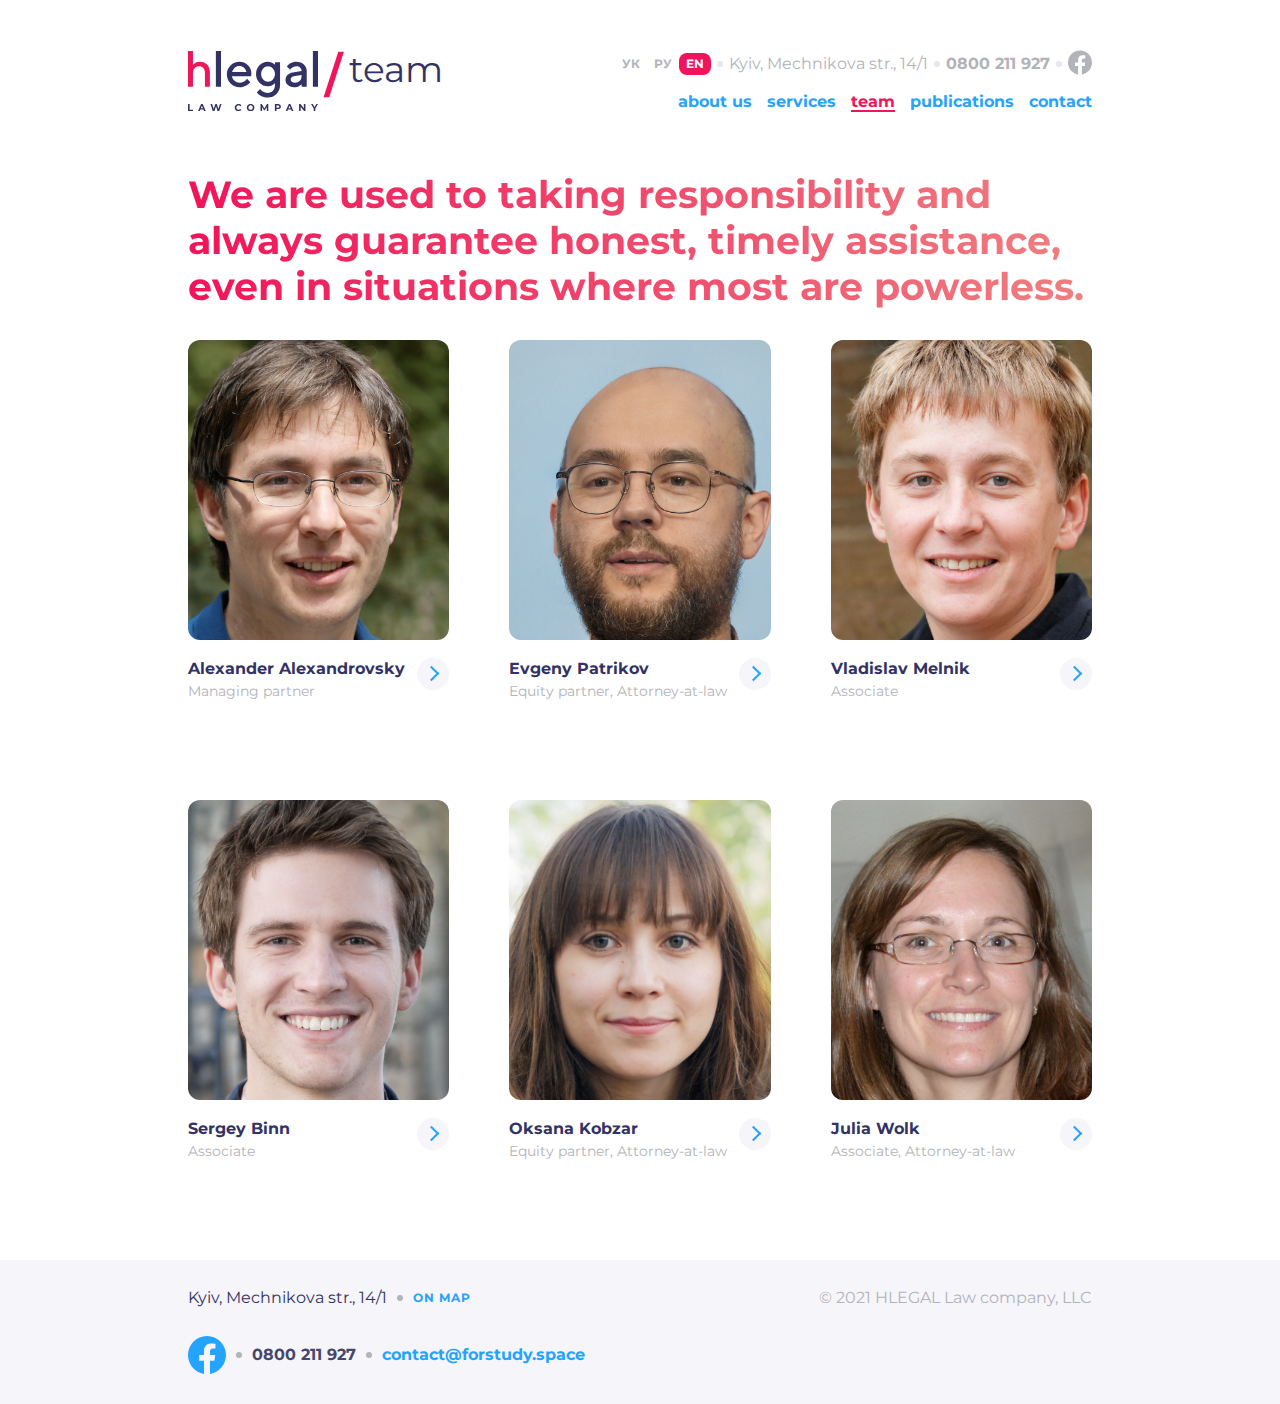
<file: app/team.html>
<!DOCTYPE html>
<html lang="en">
<head>
    <meta charset="UTF-8">
    <meta name="viewport" content="width=device-width, initial-scale=1.0">
    <title>Team</title>
    <link rel="stylesheet" href="css/style.min.css">
</head>



<body>
    <section class="head head__about">
        <header class="head__header header--mg">
            <div class="container header__container">
                <div class="header__inner header__inner--innercol">
                        <ul class="header__langs">
                            <li class="header__langs-item">
                                <a class="header__langs-link header__langs-link--gray" href="#">УК</a>
                            </li>
                            <li class="header__langs-item">
                                <a class="header__langs-link header__langs-link--gray" href="#">РУ</a>
                            </li>
                            <li class="header__langs-item">
                                <a class="header__langs-link active" href="#">EN</a>
                            </li>
                        </ul>
                        <span class="dotted dotted--dotcol"></span>
                        <p class="header__adress">Kyiv, Mechnikova str., 14/1</p>
                        <span class="dotted dotted--dotcol"></span>
                        <a class="header__phone header__phone--gray" href="tel:0800211927 ">0800 211 927</a>
                        <span class="dotted dotted--dotcol"></span>
                        <a class="header__social" href="#">
                            <svg class="header__social--gray">
                                <use href="images/icons/sprite.svg#facebook"></use>
                            </svg>
                        </a>
                </div>
                <div class="header__box">
                        <a class="header__box-logo header__box-logo--near" href="index.html">
                            <img class="header__box-logo" src="images/logo-dark.svg" alt="hlegal" width="70" height="32">
                            <svg class="header__box-slash">
                                <use href="#slash"></use>
                            </svg>
                            <p class="header__box-services header__box-services--servcol">team</p>
                        </a>
                        <div class="header__box-burger header__box-burger--burgcol">
                            <span></span>
                        </div>
                </div>
                <nav class="header__nav">
                    <div class="header__nav-close"></div>
                    <ul class="header__list">
                        <li class="header__list-item">
                            <a class="header__list-link header__list-link--linkcol" href="about.html">about us</a>
                        </li>
                        <li class="header__list-item">
                            <a class="header__list-link header__list-link--linkcol" href="services.html">services</a>
                        </li>
                        <li class="header__list-item">
                            <a class="header__list-link header__list-link--linkcol active" href="#">team</a>
                        </li>
                        <li class="header__list-item">
                            <a class="header__list-link header__list-link--linkcol" href="publication.html">publications</a>
                        </li>
                        <li class="header__list-item">
                            <a class="header__list-link header__list-link--linkcol" href="#">contact</a>
                        </li>
                    </ul>
                </nav>
            </div>
        </header>
    </section>

    <section class="employees">
        <div class="container">
            <h2 class="employees__title">We are used to taking responsibility and always guarantee honest, timely assistance, even in situations where most are powerless.</h2>
            <ul class="employees__list">
                <li class="employees__list-items">
                    <img src="images/boris.png" alt="boris" width="315" height="300">
                    <div class="employees__list-info">
                        <div class="employees__list-info--text">
                            <h3>Alexander Alexandrovsky</h3>
                            <p>Managing partner</p>
                        </div>
                        <a class="employees__list-info--link" href="#"></a>
                    </div>
                </li>
                <li class="employees__list-items">
                    <img src="images/oleksandr.png" alt="oleksandr" width="315" height="300">
                    <div class="employees__list-info">
                        <div class="employees__list-info--text">
                            <h3>Evgeny Patrikov</h3>
                            <p>Equity partner, Attorney-at-law</p>
                        </div>
                        <a class="employees__list-info--link" href="#"></a>
                    </div>
                </li>
                <li class="employees__list-items">
                    <img src="images/dima.png" alt="dima" width="315" height="300">
                    <div class="employees__list-info">
                        <div class="employees__list-info--text">
                            <h3>Vladislav Melnik</h3>
                            <p>Associate</p>
                        </div>
                        <a class="employees__list-info--link" href="#"></a>
                    </div>
                </li>
                <li class="employees__list-items">
                    <img src="images/artem.png" alt="artem" width="315" height="300">
                    <div class="employees__list-info">
                        <div class="employees__list-info--text">
                            <h3>Sergey Binn</h3>
                            <p>Associate</p>
                        </div>
                        <a class="employees__list-info--link" href="#"></a>
                    </div>
                </li>
                <li class="employees__list-items">
                    <img src="images/matilda.png" alt="matilda" width="315" height="300">
                    <div class="employees__list-info">
                        <div class="employees__list-info--text">
                            <h3>Oksana Kobzar</h3>
                            <p>Equity partner, Attorney-at-law</p>
                        </div>
                        <a class="employees__list-info--link" href="#"></a>
                    </div>
                </li>
                <li class="employees__list-items">
                    <img src="images/anna.png" alt="anna" width="315" height="300">
                    <div class="employees__list-info">
                        <div class="employees__list-info--text">
                            <h3>Julia Wolk</h3>
                            <p>Associate, Attorney-at-law</p>
                        </div>
                        <a class="employees__list-info--link" href="#"></a>
                    </div>
                </li>
            </ul>
        </div>
    </section>

    <footer class="footer">
        <div class="container">
            <div class="footer__container unborder">
                <div class="footer__box one">
                    <p class="footer__box-adres">Kyiv, Mechnikova str., 14/1</p>
                    <span class="dotted dotted--grey"></span>
                    <a class="footer__box-link" href="#">On map</a>
                </div>
                <div class="footer__box two">
                    <svg class="footer__box-svg">
                        <use href="images/icons/sprite.svg#facebook"></use>
                    </svg>
                    <span class="dotted dotted--grey"></span>
                    <a class="footer__box-tel" href="#">0800 211 927</a>
                    <span class="dotted dotted--grey"></span>
                    <a class="footer__box-mail" href="mailto:contact@forstudy.space">contact@forstudy.space</a>
                </div>
                <div class="footer__box three">
                    <p class="footer__box-text">© 2021 HLEGAL Law company, LLC</p>
                </div>
            </div>
        </div>
    </footer>


    <svg xmlns="http://www.w3.org/2000/svg" class="hidden">
        <symbol id="slash" viewBox="0 0 12 26" fill="none" xmlns="http://www.w3.org/2000/svg">
            <g >
            <path fill-rule="evenodd" clip-rule="evenodd" d="M8.72827 0H11.9505L3.55574 26H0.333496L8.72827 0Z" fill="#F0145A"/>
            </g>
        </symbol>

		<symbol viewBox="0 0 24 24" id="facebook">
			<g clip-path="url(#clip0_22721_6686)">
				<path d="M24 12.0733C24 5.40541 18.6274 0 12 0C5.37258 0 0 5.40541 0 12.0733C0 18.0995 4.38823 23.0943 10.125 24V15.5633H7.07813V12.0733H10.125V9.41343C10.125 6.38755 11.9165 4.71615 14.6576 4.71615C15.9705 4.71615 17.3438 4.95195 17.3438 4.95195V7.92313H15.8306C14.3399 7.92313 13.875 8.85379 13.875 9.80857V12.0733H17.2031L16.6711 15.5633H13.875V24C19.6118 23.0943 24 18.0995 24 12.0733Z"/>
			</g>
		</symbol>
    </svg>


    <script src="js/main.min.js"></script>
</body>

</html>
</file>
<file: app/css/style.min.css>
*,*::before,*::after{-webkit-box-sizing:border-box;box-sizing:border-box}html,body,div,span,applet,object,iframe,h1,h2,h3,h4,h5,h6,p,blockquote,pre,a,abbr,acronym,address,big,cite,code,del,dfn,em,img,ins,kbd,q,s,samp,small,strike,strong,sub,sup,tt,var,b,u,i,center,dl,dt,dd,ol,ul,li,fieldset,form,label,legend,table,caption,tbody,tfoot,thead,tr,th,td,article,aside,canvas,details,embed,figure,figcaption,footer,header,hgroup,menu,nav,output,ruby,section,summary,time,mark,audio,video,button{margin:0;padding:0;border:0;font-size:100%;font:inherit;vertical-align:baseline}body{line-height:1}ol,ul{list-style:none}blockquote,q{quotes:none}blockquote:before,blockquote:after,q:before,q:after{content:"";content:none}table{border-collapse:collapse;border-spacing:0}html,body{scroll-behavior:smooth}picture{display:inline-block}@font-face{font-family:"Montserrat";src:url("../fonts/Montserrat-Bold.woff2") format("woff2");font-weight:700;font-style:normal;font-display:swap}@font-face{font-family:"Montserrat";src:url("../fonts/Montserrat-Regular.woff2") format("woff2");font-weight:400;font-style:normal;font-display:swap}body{font-family:"Montserrat";font-weight:400}.hidden{position:absolute;z-index:-1;opacity:0;width:0;height:0}.wrapper{background:linear-gradient(230deg, #323264 10%, #323264 60%, #643e72 90%);border-radius:0 0 12px 12px;position:relative;margin-bottom:50px}.wrapper::before{content:"";position:absolute;bottom:-10px;left:20px;right:20px;height:10px;background:#cacadb;border-radius:0 0 12px 12px}.wrapper::after{content:"";position:absolute;bottom:-20px;left:40px;right:40px;height:10px;background:#e7e7f2;border-radius:0 0 12px 12px}.container{padding:0 30px}.main-title{font-weight:700;font-size:38px;line-height:46px;color:#fff}.dotted{display:none}.head{min-height:100vh;display:-webkit-box;display:-ms-flexbox;display:flex;-webkit-box-orient:vertical;-webkit-box-direction:normal;-ms-flex-flow:column;flex-flow:column;-webkit-box-pack:justify;-ms-flex-pack:justify;justify-content:space-between;position:relative;background:url("../images/hlegal.png") no-repeat center/auto 100%}.head.head__about{min-height:0;background:#fff}.head.head__bg{background:linear-gradient(230deg, #323264 10%, #323264 60%, #643e72 90%);border-radius:0px 0px 12px 12px}.head_title{text-transform:lowercase;text-align:center}.head_link{width:42px;height:42px;border-radius:50%;border:1px solid #fff;margin:0 auto 30px;position:relative}.head_link:hover{border-color:#f0145a}.head_link::before{content:"";position:absolute;top:10px;left:13px;width:14px;height:14px;border-bottom:2px solid #fff;border-left:2px solid #fff;-webkit-transform:rotate(-45deg);transform:rotate(-45deg)}.head_link:hover::before,.head_link:hover::after{border-color:#f0145a}.header--mg{margin-bottom:30px}.header__container{position:relative}.header__inner{background:rgba(245,245,250,.2);display:-webkit-box;display:-ms-flexbox;display:flex;-webkit-box-pack:justify;-ms-flex-pack:justify;justify-content:space-between;-webkit-box-align:center;-ms-flex-align:center;align-items:center;padding:10px 30px;margin:0 -30px 15px}.header__inner--innercol{background:#f5f5fa}.header__langs{display:-webkit-box;display:-ms-flexbox;display:flex}.header__langs-link{color:#fff;text-transform:uppercase;font-weight:700;font-size:12px;border-radius:8px;display:block;text-decoration:none;padding:5px 7px}.header__langs-link--gray{color:#b3b3ba;fill:#b3b3ba}.header__langs-link.active{background:#f0145a;color:#fff}.header__adress{display:none}.header__phone{text-decoration:none;color:#fff;font-weight:700}.header__phone--gray{color:#b3b3ba}.header__social{display:none}.header__box{display:-webkit-box;display:-ms-flexbox;display:flex;-webkit-box-pack:justify;-ms-flex-pack:justify;justify-content:space-between;-webkit-box-align:center;-ms-flex-align:center;align-items:center}.header__box-logo img{width:70px;height:32px}.header__box-logo--near{display:-webkit-box;display:-ms-flexbox;display:flex;-webkit-box-align:normal;-ms-flex-align:normal;align-items:normal;gap:5px;text-decoration:none}.header__box-slash{width:12px;height:26px}.header__box-services{font-size:20px;font-weight:400;color:#fff}.header__box-services--servcol{color:#323264}.header__box-burger{width:24px;height:16px;position:relative;cursor:pointer}.header__box-burger::before,.header__box-burger::after,.header__box-burger span{content:"";position:absolute;top:0;left:0;right:0;height:2px;background:#fff}.header__box-burger--burgcol::before{background:#323264}.header__box-burger--burgcol span{background:#323264}.header__box-burger--burgcol::after{background:#323264}.header__box-burger::after{top:auto;bottom:0}.header__box-burger span{top:50%;-webkit-transform:translateY(-50%);transform:translateY(-50%)}.header__nav{border-radius:12px 12px 0 0;padding:12px;position:fixed;z-index:50;bottom:0;left:8px;right:8px;background:#fff;-webkit-transform:translateY(101%);transform:translateY(101%);-webkit-transition:-webkit-transform .2s linear;transition:-webkit-transform .2s linear;transition:transform .2s linear;transition:transform .2s linear,-webkit-transform .2s linear}.header__nav.active{-webkit-transform:translateY(0);transform:translateY(0)}.header__nav-close{width:28px;height:28px;margin-bottom:20px;margin-left:auto;cursor:pointer;position:relative}.header__nav-close::before,.header__nav-close::after{content:"";position:absolute;top:50%;left:0;right:0;height:2px;background:#f0145a;-webkit-transform:rotate(-45deg);transform:rotate(-45deg)}.header__nav-close::after{-webkit-transform:rotate(45deg);transform:rotate(45deg)}.header__list{display:-webkit-box;display:-ms-flexbox;display:flex;-webkit-box-orient:vertical;-webkit-box-direction:normal;-ms-flex-flow:column;flex-flow:column;gap:15px}.header__list-link{display:block;padding-bottom:3px;color:#24a3ff;text-decoration:none;-webkit-transition:all .2s ease;transition:all .2s ease;font-weight:700;border-bottom:2px solid rgba(0,0,0,0);font-size:24px;padding:10px 0;background:#b3b3ba;text-align:center}.header__list-link:hover{color:#f0145a;fill:#f0145a}.header__list-link.active{color:#f0145a;border-color:#f0145a}.header__list-link--blue{color:#24a3ff;text-decoration:none;-webkit-transition:all .2s ease;transition:all .2s ease}.header__list-link--blue:hover{color:#f0145a;fill:#f0145a}.tabs{color:#fff;overflow-x:hidden;padding:30px 0}.tabs__links{display:-webkit-box;display:-ms-flexbox;display:flex;gap:30px;white-space:nowrap;margin:0 -30px 30px 0;overflow:auto;padding-right:30px}.tabs__links::-webkit-scrollbar{width:0}.tabs__links-item{font-weight:700;font-size:30px;line-height:36px;color:#b3b3ba;cursor:pointer}.tabs__links-item:hover{color:#f0145a}.tabs__links-item.active{background:-webkit-gradient(linear, left top, right top, from(#f0145a), to(#ef8080));background:linear-gradient(90deg, #f0145a, #ef8080);color:rgba(0,0,0,0);-webkit-background-clip:text;background-clip:text}.tabs__contents{padding-top:30px;border-top:4px solid #b3b3ba}.tabs__contents-item{display:none}.tabs__contents-item.active{display:block}.tabs__contents-title{font-weight:700;font-size:20px;margin-bottom:30px}.tabs__contents-text{font-size:19px;line-height:30px}.services__inner{padding-bottom:60px}.services__inner-link{color:#24a3ff;text-decoration:none;-webkit-transition:all .2s ease;transition:all .2s ease;color:#24a3ff;display:inline-block;font-size:14px;font-weight:700;letter-spacing:1px;text-transform:uppercase;text-decoration:none;position:relative;padding-right:12px;-webkit-transition:all .2s linear;transition:all .2s linear}.services__inner-link:hover{color:#f0145a;fill:#f0145a}.services__inner-link::before{content:"";position:absolute;top:4px;right:0;display:block;width:10px;height:2px;background:#24a3ff;-webkit-transform:rotate(45deg);transform:rotate(45deg);-webkit-transition:all .2s linear;transition:all .2s linear}.services__inner-link::after{content:"";position:absolute;top:9px;right:0;display:block;width:10px;height:2px;background:#24a3ff;-webkit-transform:rotate(-45deg);transform:rotate(-45deg);-webkit-transition:all .2s linear;transition:all .2s linear}.services__inner-link:hover::before,.services__inner-link:hover::after{background:#f0145a}.services__inner-title{font-weight:700;font-size:30px;line-height:36px;color:#b3b3ba;background:-webkit-gradient(linear, left top, right top, from(#f0145a), to(#ef8080));background:linear-gradient(90deg, #f0145a, #ef8080);color:rgba(0,0,0,0);-webkit-background-clip:text;background-clip:text}.services__inner-item{overflow:hidden;margin-top:30px}.services__inner-icon{width:92px;height:92px;padding:14px;border-radius:24px;background:#fff}.services__inner-item-title{font-size:22px;font-weight:700;color:#24a3ff;margin-top:30px}.services__inner-item-title a{text-decoration:none;color:#24a3ff;text-decoration:none;-webkit-transition:all .2s ease;transition:all .2s ease}.services__inner-item-title a:hover{color:#f0145a;fill:#f0145a}.services__inner-item-text{font-size:16px;font-weight:400;line-height:26px;color:#fff;margin-top:15px}.team{padding:30px 0;position:relative}.team__swiper{margin-bottom:30px}.team__slide{background:#f5f5fa;overflow:hidden;border-radius:12px}.team__image{height:500px;position:relative}.team__image img{width:100%;height:100%;-o-object-fit:cover;object-fit:cover;position:absolute;top:0;left:0}.team__inner{padding:30px}.team__inner-link{color:#24a3ff;text-decoration:none;-webkit-transition:all .2s ease;transition:all .2s ease;color:#24a3ff;display:inline-block;font-size:14px;font-weight:700;letter-spacing:1px;text-transform:uppercase;text-decoration:none;position:relative;padding-right:12px;-webkit-transition:all .2s linear;transition:all .2s linear}.team__inner-link:hover{color:#f0145a;fill:#f0145a}.team__inner-link::before{content:"";position:absolute;top:4px;right:0;display:block;width:10px;height:2px;background:#24a3ff;-webkit-transform:rotate(45deg);transform:rotate(45deg);-webkit-transition:all .2s linear;transition:all .2s linear}.team__inner-link::after{content:"";position:absolute;top:9px;right:0;display:block;width:10px;height:2px;background:#24a3ff;-webkit-transform:rotate(-45deg);transform:rotate(-45deg);-webkit-transition:all .2s linear;transition:all .2s linear}.team__inner-link:hover::before,.team__inner-link:hover::after{background:#f0145a}.team__inner-title{font-weight:700;font-size:30px;line-height:36px;color:#b3b3ba;background:-webkit-gradient(linear, left top, right top, from(#f0145a), to(#ef8080));background:linear-gradient(90deg, #f0145a, #ef8080);color:rgba(0,0,0,0);-webkit-background-clip:text;background-clip:text;margin-bottom:30px}.team__inner-name{font-weight:700;font-size:16px;color:#b3b3ba}.team__inner-name p+p{font-size:14px;font-weight:400;margin-top:6px}.team .swiper-pagination{position:static}.team .swiper-pagination-bullet{width:16px;height:16px;background:#24a3ff}.clients{padding-top:30px;text-align:center}.clients--top{margin-top:20px}.clients__title{font-size:14px;font-weight:700;letter-spacing:1px;text-transform:uppercase;color:#323264;padding-bottom:30px;text-align:center}.clients__list{height:720px;overflow:auto}.clients__list-img{height:120px;display:-webkit-box;display:-ms-flexbox;display:flex;-webkit-box-pack:center;-ms-flex-pack:center;justify-content:center;-webkit-box-align:center;-ms-flex-align:center;align-items:center}.clients__list-img:first-child{background:#1c4280}.clients__list-img:nth-child(2){background:#143646}.clients__list-img:nth-child(3){background:#f48b30}.clients__list-img:nth-child(4){background:#9e4dc3}.clients__list-img:nth-child(5){background:#fd9339}.clients__list-img:nth-child(6){background:#e2e2e4}.clients__list-img:nth-child(7){background:#c71c36}.clients__list-img:nth-child(8){background:#dcf3f9}.clients__list-img:nth-child(9){background:#eaeaea}.clients__list-img:nth-child(10){background:#282240}.clients__list-img:nth-child(11){background:#1d4568}.clients__list-img:nth-child(12){background:#000}.recommended{background:#f5f5fa;padding-bottom:30px;padding-top:30px}.recommended__link{color:#24a3ff;text-decoration:none;-webkit-transition:all .2s ease;transition:all .2s ease;color:#24a3ff;display:inline-block;font-size:14px;font-weight:700;letter-spacing:1px;text-transform:uppercase;text-decoration:none;position:relative;padding-right:12px;-webkit-transition:all .2s linear;transition:all .2s linear}.recommended__link:hover{color:#f0145a;fill:#f0145a}.recommended__link::before{content:"";position:absolute;top:4px;right:0;display:block;width:10px;height:2px;background:#24a3ff;-webkit-transform:rotate(45deg);transform:rotate(45deg);-webkit-transition:all .2s linear;transition:all .2s linear}.recommended__link::after{content:"";position:absolute;top:9px;right:0;display:block;width:10px;height:2px;background:#24a3ff;-webkit-transform:rotate(-45deg);transform:rotate(-45deg);-webkit-transition:all .2s linear;transition:all .2s linear}.recommended__link:hover::before,.recommended__link:hover::after{background:#f0145a}.recommended__title{font-weight:700;font-size:30px;line-height:36px;color:#b3b3ba;background:-webkit-gradient(linear, left top, right top, from(#f0145a), to(#ef8080));background:linear-gradient(90deg, #f0145a, #ef8080);color:rgba(0,0,0,0);-webkit-background-clip:text;background-clip:text;margin:5px 0 30px 0}.recommended__cards-card{background:#fff;margin-top:30px;overflow:hidden;border-radius:8px 8px 8px 8px}.recommended__cards-card div{padding:30px}.recommended__cards-card-img{-o-object-fit:cover;object-fit:cover;width:100%;height:200px}.recommended__cards-card-title{font-size:16px;font-weight:700;color:#24a3ff}.recommended__cards-card-title a{text-decoration:none;color:#24a3ff;text-decoration:none;-webkit-transition:all .2s ease;transition:all .2s ease}.recommended__cards-card-title a:hover{color:#f0145a;fill:#f0145a}.recommended__cards-card-subtitle{font-size:12px;font-weight:700;letter-spacing:1px;text-transform:uppercase;margin:15px 0;color:#b3b3ba}.recommended__cards-card-text{font-size:14px;font-weight:400;line-height:22px;border-top:4px solid #e6e6f0;padding-top:15px}.rd{border-radius:12px 12px 0 0}.footer{background:#f5f5fa}.footer__container{border-top:2px solid #e6e6f0;padding:30px 0;display:-webkit-box;display:-ms-flexbox;display:flex;-webkit-box-orient:vertical;-webkit-box-direction:normal;-ms-flex-direction:column;flex-direction:column;gap:30px;-webkit-box-align:center;-ms-flex-align:center;align-items:center}.footer__container.unborder{border-top:0}.footer__container--line{border-top:0;display:-webkit-box;display:-ms-flexbox;display:flex;-webkit-box-orient:vertical;-webkit-box-direction:normal;-ms-flex-direction:column;flex-direction:column;gap:30px;padding:30px 0}.footer__box{display:-webkit-box;display:-ms-flexbox;display:flex;-webkit-box-orient:vertical;-webkit-box-direction:normal;-ms-flex-direction:column;flex-direction:column;-webkit-box-align:center;-ms-flex-align:center;align-items:center;gap:10px}.footer__box-adres{font-size:16px;font-weight:400;color:#323264}.footer__box-link{font-size:12px;font-weight:700;letter-spacing:1px;text-transform:uppercase;text-decoration:none;color:#24a3ff;text-decoration:none;-webkit-transition:all .2s ease;transition:all .2s ease}.footer__box-link:hover{color:#f0145a;fill:#f0145a}.footer__box-svg{width:38px;height:38px;fill:#24a3ff}.footer__box-tel{font-size:16px;font-weight:700;text-decoration:none;color:#46466e;text-decoration:none;-webkit-transition:all .2s ease;transition:all .2s ease}.footer__box-tel:hover{color:#f0145a;fill:#f0145a}.footer__box-mail{font-size:16px;font-weight:700;color:#24a3ff;text-decoration:none;-webkit-transition:all .2s ease;transition:all .2s ease}.footer__box-mail:hover{color:#f0145a;fill:#f0145a}.footer__box-text{font-size:16px;font-weight:400;color:#b3b3ba}.intro{background:#fff;margin-top:30px;margin-bottom:30px}.intro_all-title{font-weight:700;font-size:30px;line-height:36px;color:#b3b3ba;background:-webkit-gradient(linear, left top, right top, from(#f0145a), to(#ef8080));background:linear-gradient(90deg, #f0145a, #ef8080);color:rgba(0,0,0,0);-webkit-background-clip:text;background-clip:text;margin-bottom:28px}.intro_all-text{font-size:19px;font-weight:400;line-height:30px}.advantages{max-height:322px;margin-top:30px;padding-left:30px;border-left:4px solid #e6e6f0}.advantages_list-item{margin-bottom:40px}.advantages_list-item--box{display:-webkit-box;display:-ms-flexbox;display:flex;gap:8px;-webkit-box-align:center;-ms-flex-align:center;align-items:center;margin-bottom:16px}.advantages_list-item--box svg{width:32px;height:32px}.advantages_list-item--box h3{font-size:36px;font-weight:700;background:-webkit-gradient(linear, left top, right top, from(#f0145a), to(#ef8080));background:linear-gradient(90deg, #f0145a, #ef8080);color:rgba(0,0,0,0);-webkit-background-clip:text;background-clip:text}.advantages_list-item--text{font-size:16px;font-weight:400;color:#323264;line-height:22px}.photo{margin-bottom:30px;background-image:url(../images/photo.png);width:100%;height:115px;background-size:cover;-webkit-filter:brightness(90%);filter:brightness(90%);overflow:hidden;position:relative}.photo_title{text-transform:uppercase;font-size:36px;font-weight:700;letter-spacing:13px;text-align:center;text-shadow:0px 15px 30px rgba(40,40,86,.8);color:rgba(255,255,255,.759);position:absolute;top:50%;left:50%;-webkit-transform:translate(-50%, -50%);transform:translate(-50%, -50%)}.more__item-text{font-size:19px;font-weight:400;line-height:30px;margin-bottom:30px}.more__item-title{font-weight:700;font-size:30px;line-height:36px;color:#b3b3ba;background:-webkit-gradient(linear, left top, right top, from(#f0145a), to(#ef8080));background:linear-gradient(90deg, #f0145a, #ef8080);color:rgba(0,0,0,0);-webkit-background-clip:text;background-clip:text;margin-bottom:60px}.achievements{padding:30px 30px 30px 30px;background:#f5f5fa}.achievements__title{text-align:center;font-size:14px;font-weight:700;letter-spacing:1px;text-transform:uppercase;color:#323264;margin-bottom:30px}.achievements__swiper{margin-bottom:30px}.achievements__slide{overflow:hidden;border-radius:12px}.achievements__slide-box{width:100%;height:90px;padding:25px 0px 25px 0px;background:#fff;display:-webkit-box;display:-ms-flexbox;display:flex;-webkit-box-flex:1;-ms-flex:1 0 0px;flex:1 0 0;-webkit-box-pack:center;-ms-flex-pack:center;justify-content:center}.achievements .swiper-pagination{position:static}.achievements .swiper-pagination-bullet{width:16px;height:16px;background:#24a3ff}.employees{margin:30px 0 60px 0}.employees__title{font-weight:700;font-size:30px;line-height:36px;color:#b3b3ba;background:-webkit-gradient(linear, left top, right top, from(#f0145a), to(#ef8080));background:linear-gradient(90deg, #f0145a, #ef8080);color:rgba(0,0,0,0);-webkit-background-clip:text;background-clip:text;margin:0 auto 30px auto}.employees__list-items{margin-bottom:30px}.employees__list-items img{overflow:hidden;-o-object-fit:cover;object-fit:cover;width:100%;height:300px;border-radius:12px}.employees__list-info{margin-top:15px;display:-webkit-box;display:-ms-flexbox;display:flex;-webkit-box-pack:justify;-ms-flex-pack:justify;justify-content:space-between}.employees__list-info--text h3{font-size:16px;font-weight:700;color:#323264;line-height:22px}.employees__list-info--text p{font-size:14px;font-weight:400;line-height:22px;color:#b3b3ba}.employees__list-info--link{width:32px;height:32px;border-radius:50%;background:#f5f5fa;position:relative}.employees__list-info--link:hover{background:#ededf7}.employees__list-info--link::before{content:"";position:absolute;top:10px;left:9px;width:11px;height:11px;border-bottom:2px solid #24a3ff;border-right:2px solid #24a3ff;-webkit-transform:rotate(-45deg);transform:rotate(-45deg)}.employees__list-info--link:hover::before,.employees__list-info--link:hover::after{border-color:#f0145a}.post{margin:30px 0}.post__image{width:100%;height:300px;-o-object-fit:cover;object-fit:cover;overflow:hidden;border-radius:12px}.post__title{font-size:20px;font-weight:700;color:#323264;margin:30px 0 15px 0}.post__subtitle{font-size:12px;font-weight:700;letter-spacing:1px;text-transform:uppercase;color:#b3b3ba}.publictext__container{border-top:4px solid #e6e6f0}.publictext__text{font-size:16px;font-weight:400;line-height:26px;margin:30px 0}.publictext__title{font-weight:700;font-size:30px;line-height:36px;color:#b3b3ba;background:-webkit-gradient(linear, left top, right top, from(#f0145a), to(#ef8080));background:linear-gradient(90deg, #f0145a, #ef8080);color:rgba(0,0,0,0);-webkit-background-clip:text;background-clip:text}.publictext__subtitle{font-size:16px;font-weight:700;color:#323264;margin:30px 0 15px 0;line-height:22px}.publictext__list-item{display:-webkit-box;display:-ms-flexbox;display:flex;gap:10px;margin-bottom:15px}.publictext__list-item h3{font-size:18px;font-weight:700;line-height:26px;color:#f0145a;text-align:right;padding-left:15px}.publictext__list-item p{font-size:18px;font-weight:400;line-height:26px}.secondtext__container{border-bottom:4px solid #e6e6f0}.secondtext__image{overflow:hidden;width:100%;height:195px;-o-object-fit:cover;object-fit:cover;display:block;margin:0 auto 15px auto}.secondtext__description{font-size:14px;font-weight:400;color:#b3b3ba;text-align:center;line-height:22px;margin-bottom:30px}.secondtext__text{font-size:16px;font-weight:400;line-height:26px;margin-bottom:30px}.secondtext__subtitle{font-size:16px;font-weight:700;color:#323264;margin-bottom:15px}.secondtext__links{margin:30px 0 60px 0;display:-webkit-box;display:-ms-flexbox;display:flex;gap:10px}.secondtext__links :hover{background:#ededf7}.secondtext__links-item{cursor:pointer;padding:9px;background-color:#f5f5fa;border-radius:12px}.secondtext__links-item svg{width:24px;height:24px}.contact{margin-bottom:30px}.contact__info{margin-bottom:30px}.contact__info-adres{border-bottom:4px solid #e6e6f0;padding-bottom:30px}.contact__info-adres p{font-size:21px;font-weight:400;line-height:30px;color:#323264}.contact__info-links{border-bottom:4px solid #e6e6f0;padding:30px 0}.contact__info-links--one{display:block;margin-bottom:15px;font-size:21px;font-weight:400;line-height:30px;color:#46466e;text-decoration:none;-webkit-transition:all .2s ease;transition:all .2s ease;text-decoration:none}.contact__info-links--one:hover{color:#f0145a;fill:#f0145a}.contact__info-links--two{font-size:21px;font-weight:400;line-height:30px;color:#24a3ff;text-decoration:none;-webkit-transition:all .2s ease;transition:all .2s ease;text-decoration:none}.contact__info-links--two:hover{color:#f0145a;fill:#f0145a}.contact__info-link{padding-top:30px}.contact__info-link--fb{display:-webkit-box;display:-ms-flexbox;display:flex;gap:10px;text-decoration:none;-webkit-box-align:center;-ms-flex-align:center;align-items:center;color:#24a3ff;text-decoration:none;-webkit-transition:all .2s ease;transition:all .2s ease}.contact__info-link--fb:hover{color:#f0145a;fill:#f0145a}.contact__info-link--fb svg{width:38px;height:38px;fill:#24a3ff;color:#24a3ff;text-decoration:none;-webkit-transition:all .2s ease;transition:all .2s ease}.contact__info-link--fb svg:hover{color:#f0145a;fill:#f0145a}.contact__info-link--fb p{font-size:12px;font-weight:700;line-height:16px;letter-spacing:1px;text-transform:uppercase}.contact__form{background:#f5f5fa;border-radius:12px;padding:30px}.contact__title{font-weight:700;font-size:30px;line-height:36px;color:#b3b3ba;background:-webkit-gradient(linear, left top, right top, from(#f0145a), to(#ef8080));background:linear-gradient(90deg, #f0145a, #ef8080);color:rgba(0,0,0,0);-webkit-background-clip:text;background-clip:text;margin-bottom:30px}.contact__form-information--name{width:100%;height:60px;padding:15px;font-size:16px;font-weight:400;line-height:26px;border-radius:8px;border:none;margin-bottom:15px}.contact__form-information--name:focus{outline:1px solid #24a3ff}.contact__form-information--name:disabled{outline:none;background:#ededf7;color:#b3b3ba}.contact__form-information--message{width:100%;min-height:130px;padding:15px;font-size:16px;font-weight:400;line-height:26px;border-radius:8px;border:none}.contact__form-information--message:focus{outline:1px solid #24a3ff}.contact__form-information--message:disabled{outline:none;background:#ededf7;color:#b3b3ba}.contact__subtitle{margin:30px 0 15px 0;font-size:14px;font-weight:700;letter-spacing:1px;text-transform:uppercase;color:#b3b3ba}.contact__form-contact--number{width:100%;height:60px;padding:15px;font-size:16px;font-weight:400;line-height:26px;border-radius:8px;border:none;margin-bottom:15px}.contact__form-contact--number:focus{outline:1px solid #24a3ff}.contact__form-contact--number:disabled{outline:none;background:#ededf7;color:#b3b3ba}.contact__form-contact--email{width:100%;height:60px;padding:15px;font-size:16px;font-weight:400;line-height:26px;border-radius:8px;border:none;margin-bottom:30px}.contact__form-contact--email:focus{outline:1px solid #24a3ff}.contact__form-contact--email:disabled{outline:none;background:#ededf7;color:#b3b3ba}.contact__button{cursor:pointer;width:100%;height:60px;padding:18px 30px;background:#24a3ff;-webkit-box-shadow:0px 0px 20px 0px rgba(36,163,255,.5);box-shadow:0px 0px 20px 0px rgba(36,163,255,.5);color:#fff;border-radius:12px;font-size:16px;font-weight:700}.contact__button:hover{background:#0085ff}.contact__button:active{background:#006ccf}@media screen and (min-width: 768px){.container{max-width:708px;margin:0 auto}.dotted{display:inline-block;width:6px;height:6px;border-radius:50%;background:#fff}.dotted--grey{background:#b3b3ba}.dotted--dotcol{background:#e6e6f0}.header{padding:50px 0 0}.header--mg{padding:50px 0 0}.header__inner{margin:0 0 30px;padding:0;background:rgba(0,0,0,0);-webkit-box-pack:start;-ms-flex-pack:start;justify-content:flex-start;gap:6px}.header__adress{display:block;color:#b3b3ba}.header__social{display:block;color:#fff;font-weight:700}.header__social svg{width:24px;height:25px;fill:#fff}.header__social svg.header__social--gray{fill:#b3b3ba}.header__box{margin-bottom:30px}.header__box-logo img{width:130px;height:60px}.header__box-slash{width:21px;height:47px}.header__box-services{font-size:36px}.header__box-burger{display:none}.header__nav{position:static;border-radius:0;padding:0;background:rgba(0,0,0,0);-webkit-transform:translateY(0);transform:translateY(0)}.header__nav-close{display:none}.header__list{-webkit-box-orient:horizontal;-webkit-box-direction:normal;-ms-flex-flow:row;flex-flow:row}.header__list-link{border-bottom:2px solid rgba(0,0,0,0);color:#fff;text-decoration:none;-webkit-transition:all .2s ease;transition:all .2s ease;font-size:16px;padding:0;background:rgba(0,0,0,0)}.header__list-link:hover{color:#f0145a;fill:#f0145a}.header__list-link--linkcol{color:#24a3ff}.tabs__links{margin-bottom:60px;margin-right:calc(-50vw + 324px);padding-right:calc(50vw - 324px)}.tabs__links-item{font-size:38px;line-height:46px}.tabs__contents{padding-top:60px}.tabs__contents-title{font-size:30px}.services__inner{padding-top:30px}.services__inner-title{font-size:38px;line-height:46px}.services__inner-list{display:-webkit-box;display:-ms-flexbox;display:flex;-ms-flex-flow:wrap;flex-flow:wrap;gap:60px}.services__inner-item{-webkit-box-flex:1;-ms-flex:1 1 40%;flex:1 1 40%;margin-top:0}.team__inner-title{font-size:38px;line-height:46px}.clients__list{height:auto;overflow:visible;display:-webkit-box;display:-ms-flexbox;display:flex;-ms-flex-flow:wrap;flex-flow:wrap}.clients__list-img{-webkit-box-flex:1;-ms-flex:1 1 33.333%;flex:1 1 33.333%}.recommended__title{font-size:38px;line-height:46px}.recommended__cards{display:-webkit-box;display:-ms-flexbox;display:flex;-ms-flex-flow:wrap;flex-flow:wrap;gap:30px}.recommended__cards-card{-webkit-box-flex:1;-ms-flex:1 1 40%;flex:1 1 40%;margin-top:0}.footer__container{-webkit-box-orient:horizontal;-webkit-box-direction:normal;-ms-flex-direction:row;flex-direction:row;-webkit-box-pack:justify;-ms-flex-pack:justify;justify-content:space-between;-ms-flex-flow:wrap;flex-flow:wrap}.footer__container>.one{-webkit-box-ordinal-group:2;-ms-flex-order:1;order:1}.footer__container>.two{-webkit-box-ordinal-group:4;-ms-flex-order:3;order:3}.footer__container>.three{-webkit-box-ordinal-group:3;-ms-flex-order:2;order:2;-webkit-box-pack:end;-ms-flex-pack:end;justify-content:end}.footer__container--line{-webkit-box-orient:horizontal;-webkit-box-direction:normal;-ms-flex-direction:row;flex-direction:row;-webkit-box-pack:justify;-ms-flex-pack:justify;justify-content:space-between;-ms-flex-flow:wrap;flex-flow:wrap}.footer__container--line>.one{-webkit-box-ordinal-group:2;-ms-flex-order:1;order:1}.footer__container--line>.two{-webkit-box-ordinal-group:4;-ms-flex-order:3;order:3}.footer__container--line>.three{-webkit-box-ordinal-group:3;-ms-flex-order:2;order:2;-webkit-box-pack:end;-ms-flex-pack:end;justify-content:end}.footer__box{-webkit-box-orient:horizontal;-webkit-box-direction:normal;-ms-flex-direction:row;flex-direction:row;-webkit-box-flex:1;-ms-flex:1 1 45%;flex:1 1 45%}.intro_all-title{font-size:38px;line-height:46px}.photo{height:234px}.photo_title{font-size:46px;letter-spacing:63px}.more__item-title{font-size:38px;line-height:46px}.employees__title{font-size:38px;line-height:46px}.employees__list{display:-webkit-box;display:-ms-flexbox;display:flex;-ms-flex-flow:wrap;flex-flow:wrap;gap:60px}.employees__list-items{-webkit-box-flex:1;-ms-flex:1 1 40%;flex:1 1 40%;margin-bottom:0;height:400px}.post__image{height:500px}.post__title{font-size:30px}.publictext__title{font-size:38px;line-height:46px}.publictext__subtitle{font-size:22px}.secondtext__image{width:100%;height:400px}.secondtext__subtitle{font-size:22px}.contact__title{font-size:38px;line-height:46px}}@media screen and (min-width: 1024px){.container{max-width:964px}.header__inner{margin-bottom:16px;-webkit-box-pack:end;-ms-flex-pack:end;justify-content:flex-end}.header__box{margin-bottom:0;position:absolute;top:50%;left:30px;-webkit-transform:translateY(-50%);transform:translateY(-50%)}.header__list{-webkit-box-pack:end;-ms-flex-pack:end;justify-content:flex-end}.tabs__container{display:-webkit-box;display:-ms-flexbox;display:flex;-webkit-box-align:center;-ms-flex-align:center;align-items:center}.tabs__links{margin:0;padding-right:60px;-webkit-box-orient:vertical;-webkit-box-direction:normal;-ms-flex-direction:column;flex-direction:column;overflow:visible;border-right:4px solid #b3b3ba;-webkit-box-flex:1;-ms-flex:1 1 40%;flex:1 1 40%;-webkit-box-align:end;-ms-flex-align:end;align-items:flex-end}.tabs__contents{padding-top:0;padding-left:60px;border-top:0;-webkit-box-flex:1;-ms-flex:1 1 40%;flex:1 1 40%}.services__inner-list{margin-top:60px}.services__inner-item{-webkit-box-flex:1;-ms-flex:1 1 28%;flex:1 1 28%}.team__slide{display:-webkit-box;display:-ms-flexbox;display:flex}.team__image{-webkit-box-flex:0;-ms-flex:0 0 400px;flex:0 0 400px;height:auto}.clients__list-img{-webkit-box-flex:1;-ms-flex:1 1 25%;flex:1 1 25%}.recommended__cards-card{-webkit-box-flex:1;-ms-flex:1 1 20%;flex:1 1 20%}.intro{margin-bottom:60px}.intro__flex{display:-webkit-box;display:-ms-flexbox;display:flex;gap:30px}.intro_all{-webkit-box-flex:1;-ms-flex:1 1 60%;flex:1 1 60%}.advantages{-webkit-box-flex:0;-ms-flex:0 0 40%;flex:0 0 40%;margin-top:0;height:auto}.photo{height:312px}.photo_title{font-size:86px}.more__item{display:-webkit-box;display:-ms-flexbox;display:flex;gap:60px}.more__item-text{-webkit-box-flex:1;-ms-flex:1 1 60%;flex:1 1 60%}.more__item-title{-webkit-box-flex:1;-ms-flex:1 1 40%;flex:1 1 40%}.employees__list-items{-webkit-box-flex:1;-ms-flex:1 1 28%;flex:1 1 28%}.secondtext__image{width:640px}.contact__container{display:-webkit-box;display:-ms-flexbox;display:flex;gap:60px}.contact__info{-webkit-box-flex:1;-ms-flex:1 0 45%;flex:1 0 45%}.contact__form{-webkit-box-flex:1;-ms-flex:1 0 45%;flex:1 0 45%}}@media screen and (min-width: 1440px){.container{max-width:1380px}.photo{height:438px}.photo_title{font-size:96px}}@media screen and (min-width: 1920px){.container{max-width:1660px}.clients__box{max-width:1720px;margin:0 auto;border-radius:8px;overflow:hidden}.photo{height:584px}}
</file>
